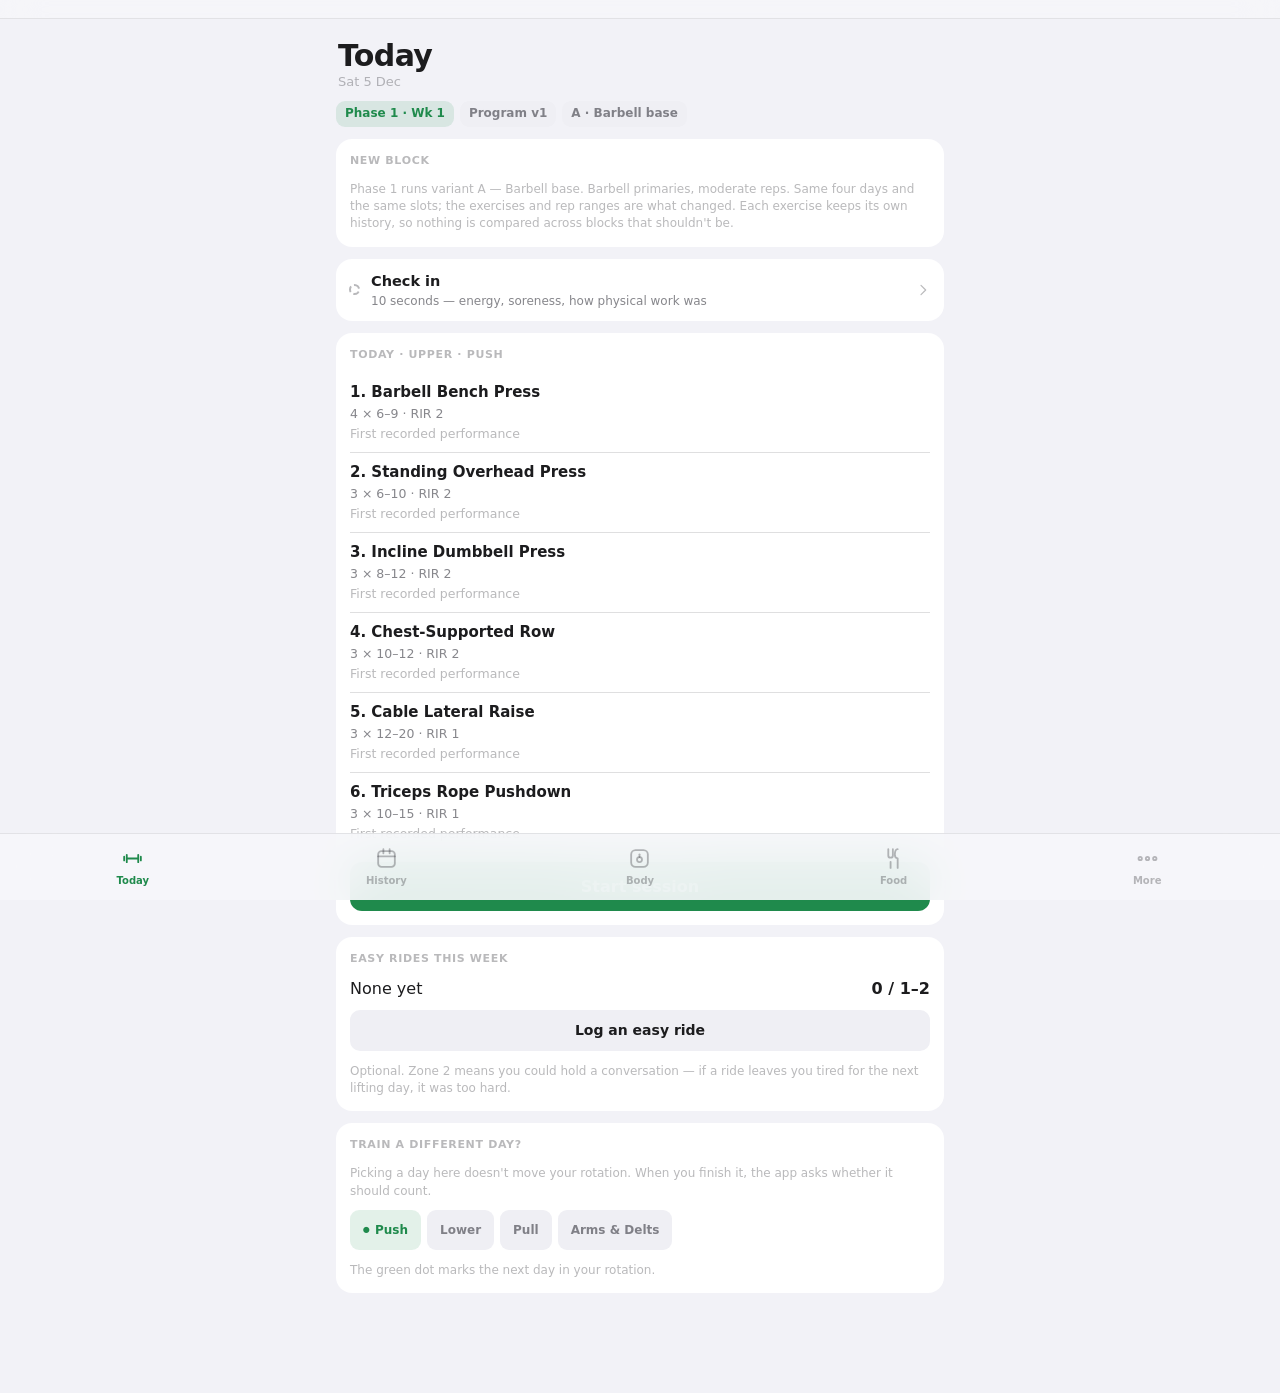
<file: index.html>
<!doctype html>
<html lang="en">
<head>
<meta charset="utf-8">
<meta name="viewport" content="width=device-width, initial-scale=1, viewport-fit=cover">
<meta name="theme-color" content="#F2F2F7" media="(prefers-color-scheme: light)">
<meta name="theme-color" content="#000000" media="(prefers-color-scheme: dark)">
<meta name="description" content="A personal training log with progressive-overload coaching. All data stays on this device.">
<meta name="apple-mobile-web-app-capable" content="yes">
<meta name="apple-mobile-web-app-title" content="Coach">
<meta name="apple-mobile-web-app-status-bar-style" content="black-translucent">
<meta name="mobile-web-app-capable" content="yes">
<title>Coach</title>
<link rel="manifest" href="manifest.webmanifest">
<link rel="apple-touch-icon" href="assets/icon-180.png">
<link rel="icon" type="image/png" sizes="64x64" href="assets/favicon-64.png">
<!-- Versioning is handled by the service worker's cache name (see sw.js),
     so these stay un-suffixed. -->
<link rel="stylesheet" href="app.css">
</head>
<body>
<div id="app"></div>
<script src="js/util.js"></script>
<script src="js/data.js"></script>
<script src="js/photos.js"></script>
<script src="js/store.js"></script>
<script src="js/model.js"></script>
<script src="js/health.js"></script>
<script src="js/ui.js"></script>
<script src="js/views.js"></script>
<script src="js/app.js"></script>
</body>
</html>
</file>
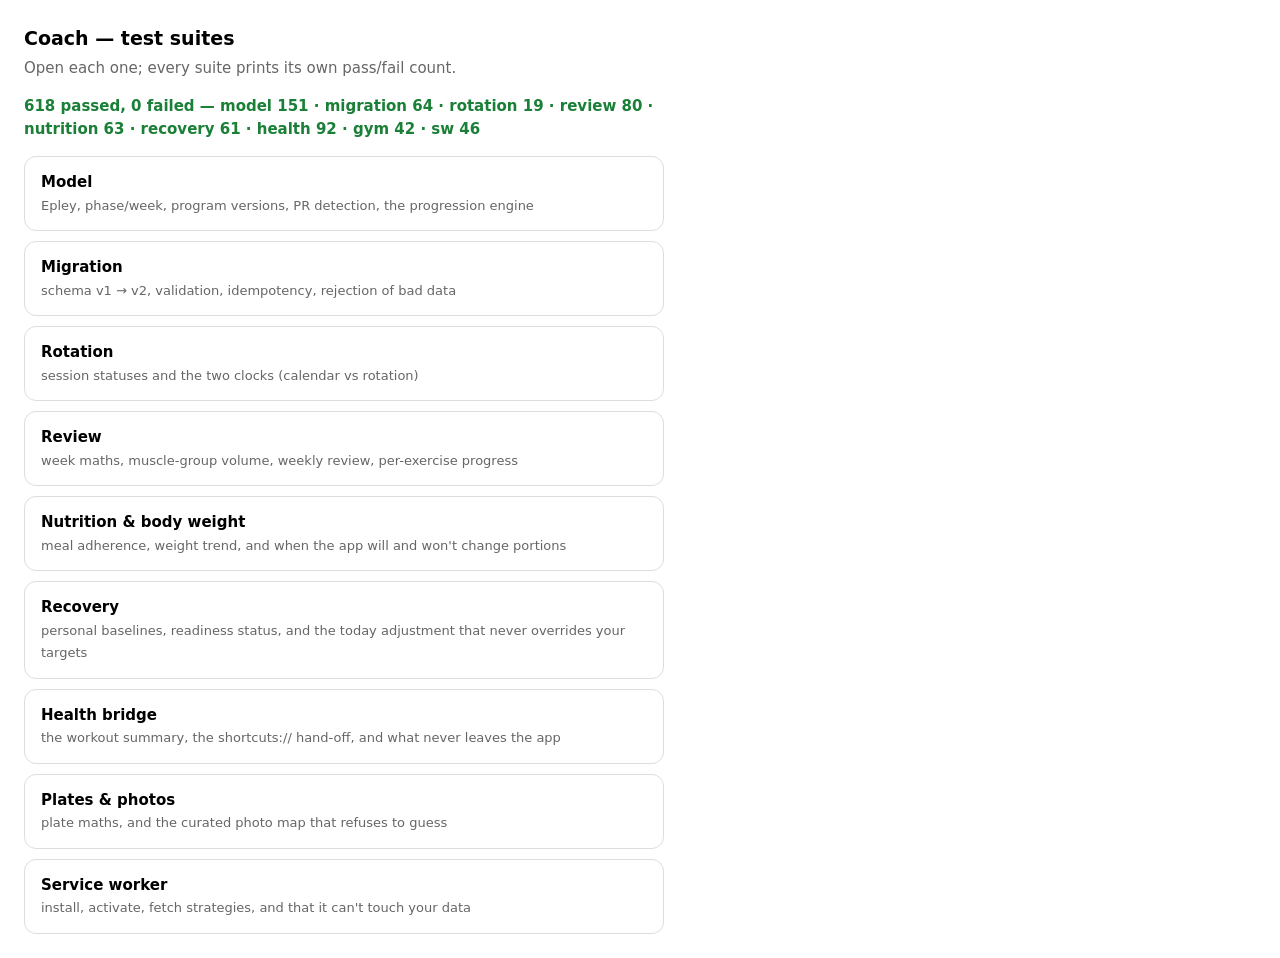
<file: tests/index.html>
<!doctype html>
<html lang="en">
<head>
<meta charset="utf-8">
<meta name="viewport" content="width=device-width, initial-scale=1">
<title>Coach — tests</title>
<style>
  body{font:15px/1.5 -apple-system,system-ui,sans-serif; margin:24px; max-width:640px}
  h1{font-size:19px; margin-bottom:4px}
  p.sub{color:#666; margin-top:0}
  ul{list-style:none; padding:0; display:flex; flex-direction:column; gap:10px}
  a{display:block; padding:14px 16px; border:1px solid #ddd; border-radius:12px;
    text-decoration:none; color:inherit; background:#fff}
  a:hover{border-color:#1a7f37}
  b{display:block; font-size:15px}
  span{color:#666; font-size:13px}
  #totals{margin:16px 0; font-weight:700}
  .ok{color:#1a7f37} .fail{color:#c4362a}
</style>
</head>
<body>
<h1>Coach — test suites</h1>
<p class="sub">Open each one; every suite prints its own pass/fail count.</p>
<div id="totals">running all suites…</div>
<ul>
  <li><a href="model.test.html"><b>Model</b><span>Epley, phase/week, program versions, PR detection, the progression engine</span></a></li>
  <li><a href="migration.test.html"><b>Migration</b><span>schema v1 → v2, validation, idempotency, rejection of bad data</span></a></li>
  <li><a href="rotation.test.html"><b>Rotation</b><span>session statuses and the two clocks (calendar vs rotation)</span></a></li>
  <li><a href="review.test.html"><b>Review</b><span>week maths, muscle-group volume, weekly review, per-exercise progress</span></a></li>
  <li><a href="nutrition.test.html"><b>Nutrition &amp; body weight</b><span>meal adherence, weight trend, and when the app will and won't change portions</span></a></li>
  <li><a href="recovery.test.html"><b>Recovery</b><span>personal baselines, readiness status, and the today adjustment that never overrides your targets</span></a></li>
  <li><a href="health.test.html"><b>Health bridge</b><span>the workout summary, the shortcuts:// hand-off, and what never leaves the app</span></a></li>
  <li><a href="gym.test.html"><b>Plates &amp; photos</b><span>plate maths, and the curated photo map that refuses to guess</span></a></li>
  <li><a href="sw.test.html"><b>Service worker</b><span>install, activate, fetch strategies, and that it can't touch your data</span></a></li>
</ul>

<script>
// Run every suite in a hidden iframe and total the results.
(function () {
  var suites = ["model", "migration", "rotation", "review", "nutrition", "recovery", "health", "gym", "sw"];
  var results = {}, done = 0;
  var totals = document.getElementById("totals");

  suites.forEach(function (name) {
    var f = document.createElement("iframe");
    f.style.cssText = "position:absolute;width:1px;height:1px;opacity:0;pointer-events:none";
    f.src = name + ".test.html?all=1";
    f.addEventListener("load", function () {
      // suites finish synchronously except sw, which awaits fetch — poll briefly
      var tries = 0;
      (function poll() {
        var el = f.contentDocument && f.contentDocument.getElementById("summary");
        var txt = el ? el.textContent : "";
        var m = txt.match(/(\d+) passed, (\d+) failed/);
        if (m) { results[name] = { pass: +m[1], fail: +m[2] }; tick(); return; }
        if (++tries > 60) { results[name] = { pass: 0, fail: -1 }; tick(); return; }
        setTimeout(poll, 100);
      })();
    });
    document.body.appendChild(f);
  });

  function tick() {
    if (++done < suites.length) return;
    var p = 0, fl = 0, parts = [];
    suites.forEach(function (n) {
      var r = results[n];
      p += r.pass; if (r.fail > 0) fl += r.fail;
      parts.push(n + " " + r.pass + (r.fail > 0 ? "/" + r.fail + " failed" : r.fail < 0 ? " (did not finish)" : ""));
    });
    totals.className = fl === 0 ? "ok" : "fail";
    totals.textContent = p + " passed, " + fl + " failed  —  " + parts.join(" · ");
  }
})();
</script>
</body>
</html>
</file>
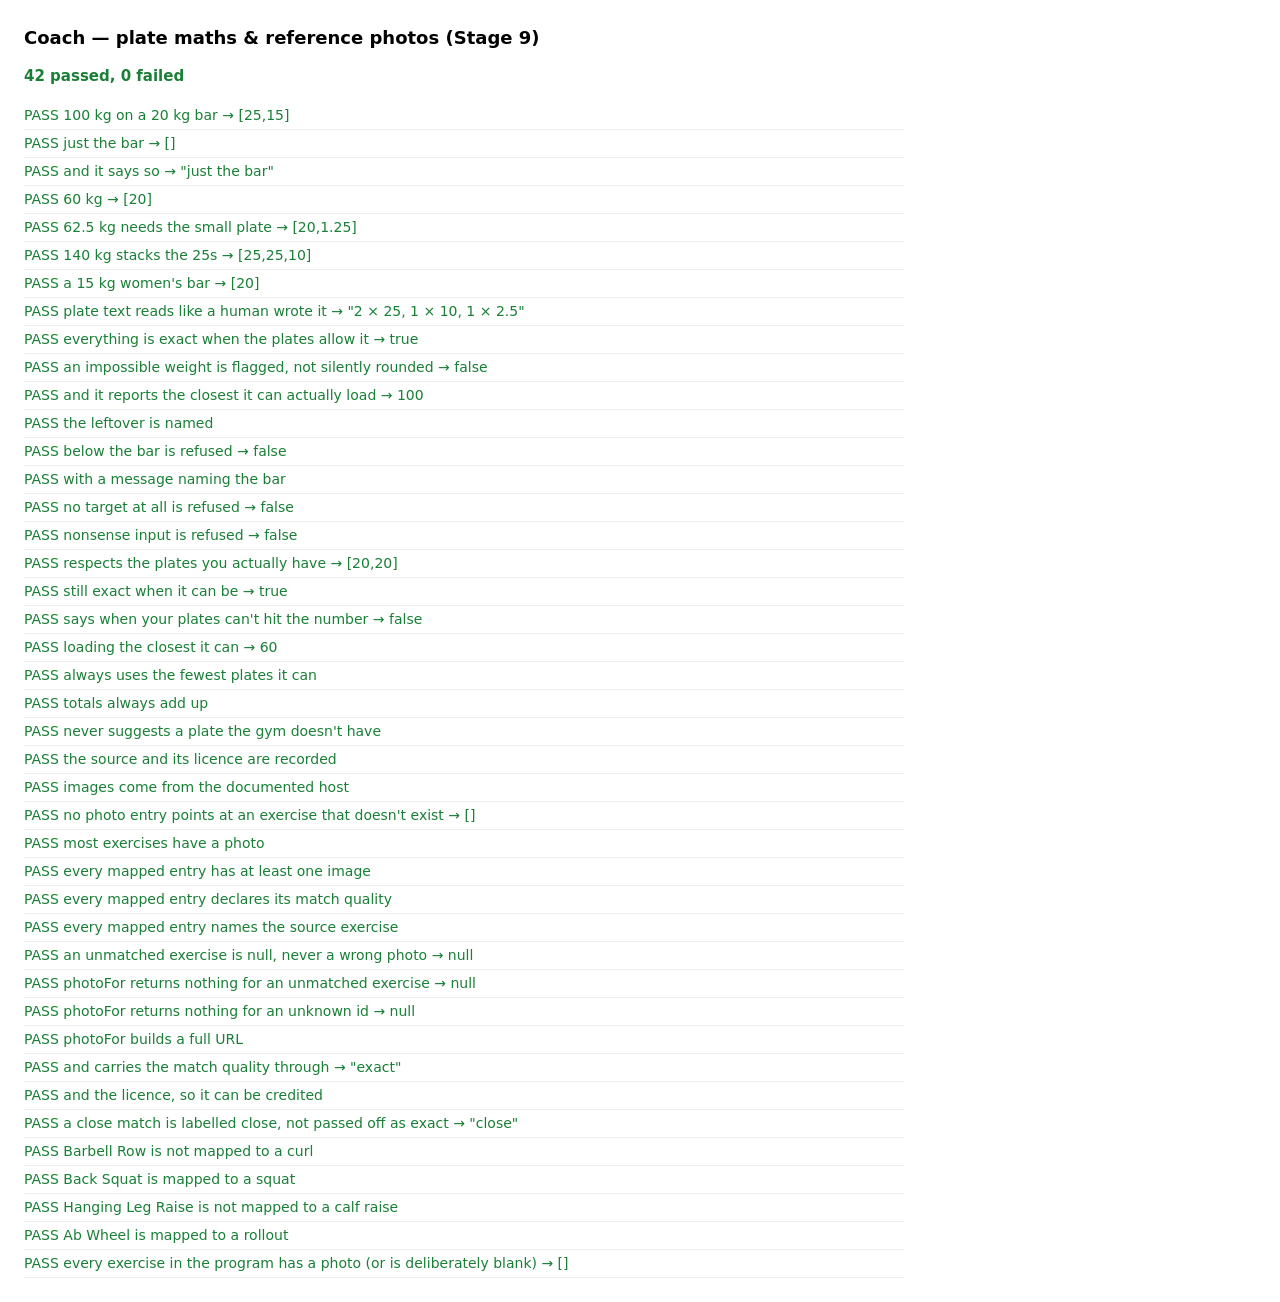
<file: tests/gym.test.html>
<!doctype html>
<html lang="en">
<head>
<meta charset="utf-8">
<title>Coach — plate maths &amp; photos</title>
<style>
  body{font:14px/1.5 -apple-system,system-ui,sans-serif; margin:24px; max-width:880px}
  h1{font-size:18px}
  .ok{color:#1a7f37} .fail{color:#c4362a; font-weight:700}
  .row{padding:3px 0; border-bottom:1px solid #eee}
  #summary{margin:14px 0; font-weight:700; font-size:15px}
</style>
</head>
<body>
<h1>Coach — plate maths &amp; reference photos (Stage 9)</h1>
<div id="summary">running…</div>
<div id="out"></div>

<script src="../js/util.js"></script>
<script src="../js/data.js"></script>
<script src="../js/photos.js"></script>
<script src="../js/model.js"></script>
<script>
(function () {
  var M = App.model, out = document.getElementById("out"), pass = 0, fail = 0;
  function ok(name, cond) {
    var d = document.createElement("div");
    d.className = "row " + (cond ? "ok" : "fail");
    d.textContent = (cond ? "PASS  " : "FAIL  ") + name;
    out.appendChild(d); cond ? pass++ : fail++;
  }
  function eq(name, a, b) { ok(name + "  → " + JSON.stringify(a), JSON.stringify(a) === JSON.stringify(b)); }

  // ---- plate maths ----
  // greedy from the heaviest down — the fewest plates, which is what you'd
  // actually load at the rack
  eq("100 kg on a 20 kg bar", M.platesFor(100, 20).perSide, [25, 15]);
  eq("just the bar", M.platesFor(20, 20).perSide, []);
  eq("   and it says so", M.plateText(M.platesFor(20, 20).perSide), "just the bar");
  eq("60 kg", M.platesFor(60, 20).perSide, [20]);
  eq("62.5 kg needs the small plate", M.platesFor(62.5, 20).perSide, [20, 1.25]);
  eq("140 kg stacks the 25s", M.platesFor(140, 20).perSide, [25, 25, 10]);
  eq("a 15 kg women's bar", M.platesFor(55, 15).perSide, [20]);
  eq("plate text reads like a human wrote it", M.plateText([25, 25, 10, 2.5]), "2 × 25, 1 × 10, 1 × 2.5");

  eq("everything is exact when the plates allow it", M.platesFor(100, 20).exact, true);
  var odd = M.platesFor(101, 20);
  eq("an impossible weight is flagged, not silently rounded", odd.exact, false);
  eq("   and it reports the closest it can actually load", odd.loadedKg, 100);
  ok("   the leftover is named", odd.leftoverKg > 0);

  var light = M.platesFor(10, 20);
  eq("below the bar is refused", light.ok, false);
  ok("   with a message naming the bar", /less than the bar/.test(light.message));
  eq("no target at all is refused", M.platesFor(null, 20).ok, false);
  eq("nonsense input is refused", M.platesFor(NaN, 20).ok, false);

  // a gym with a limited plate set
  var limited = M.platesFor(100, 20, [20, 10, 5]);
  eq("respects the plates you actually have", limited.perSide, [20, 20]);
  eq("   still exact when it can be", limited.exact, true);
  var noSmall = M.platesFor(62.5, 20, [20, 10, 5]);
  eq("says when your plates can't hit the number", noSmall.exact, false);
  eq("   loading the closest it can", noSmall.loadedKg, 60);

  ok("always uses the fewest plates it can", (function () {
    // 40 kg a side from a full rack is 25+15, never 20+15+5
    var r = M.platesFor(100, 20).perSide;
    return r.length === 2;
  })());
  ok("totals always add up", (function () {
    for (var t = 20; t <= 200; t += 2.5) {
      var r = M.platesFor(t, 20);
      if (!r.ok) return false;
      var sum = r.perSide.reduce(function (a, p) { return a + p; }, 0);
      if (Math.abs(20 + sum * 2 - (r.exact ? t : r.loadedKg)) > 0.001) return false;
    }
    return true;
  })());
  ok("never suggests a plate the gym doesn't have", (function () {
    var have = [20, 10, 5];
    for (var t = 20; t <= 200; t += 5) {
      var r = M.platesFor(t, 20, have);
      if (r.ok && r.perSide.some(function (p) { return have.indexOf(p) < 0; })) return false;
    }
    return true;
  })());

  // ---- reference photos ----
  var photos = App.EXERCISE_PHOTOS, src = App.EXERCISE_PHOTO_SOURCE;
  ok("the source and its licence are recorded", !!src.name && /public domain/i.test(src.licence));
  ok("images come from the documented host", /raw\.githubusercontent\.com/.test(src.base));

  // every mapping must point at a real Coach exercise
  var known = {};
  App.EXERCISE_SEED.forEach(function (e) { known[e.id] = 1; });
  var strays = Object.keys(photos).filter(function (k) { return !known[k]; });
  eq("no photo entry points at an exercise that doesn't exist", strays, []);

  var mapped = Object.keys(photos).filter(function (k) { return photos[k]; });
  ok("most exercises have a photo", mapped.length >= 50);
  ok("every mapped entry has at least one image", mapped.every(function (k) { return photos[k].images.length > 0; }));
  ok("every mapped entry declares its match quality",
    mapped.every(function (k) { return photos[k].match === "exact" || photos[k].match === "close"; }));
  ok("every mapped entry names the source exercise", mapped.every(function (k) { return !!photos[k].name; }));

  eq("an unmatched exercise is null, never a wrong photo", photos["nordic-curl"], null);
  eq("photoFor returns nothing for an unmatched exercise", M.photoFor("nordic-curl"), null);
  eq("photoFor returns nothing for an unknown id", M.photoFor("not-a-real-exercise"), null);

  var bench = M.photoFor("bb-bench");
  ok("photoFor builds a full URL", /^https:\/\/raw\.githubusercontent\.com\/.+\.jpg$/.test(bench.urls[0]));
  eq("   and carries the match quality through", bench.match, "exact");
  ok("   and the licence, so it can be credited", /public domain/i.test(bench.licence));
  eq("a close match is labelled close, not passed off as exact", M.photoFor("lat-pulldown").match, "close");

  // the thing that makes fuzzy matching dangerous
  ok("Barbell Row is not mapped to a curl", !/curl/i.test(M.photoFor("bb-row").sourceName));
  ok("Back Squat is mapped to a squat", /squat/i.test(M.photoFor("back-squat").sourceName));
  ok("Hanging Leg Raise is not mapped to a calf raise", !/calf/i.test(M.photoFor("hanging-leg-raise").sourceName));
  ok("Ab Wheel is mapped to a rollout", /rollout/i.test(M.photoFor("ab-wheel").sourceName));

  // every exercise in the seeded program should have something to show
  var slotIds = {};
  App.PROGRAM_SEED.days.forEach(function (d) {
    d.slots.forEach(function (s) { s.allowedExerciseIds.forEach(function (id) { slotIds[id] = 1; }); });
  });
  var programMissing = Object.keys(slotIds).filter(function (id) { return !M.photoFor(id); });
  eq("every exercise in the program has a photo (or is deliberately blank)",
    programMissing.filter(function (id) { return photos[id] !== null; }), []);

  document.getElementById("summary").innerHTML =
    (fail === 0 ? '<span class="ok">' : '<span class="fail">') + pass + " passed, " + fail + " failed</span>";
})();
</script>
</body>
</html>
</file>
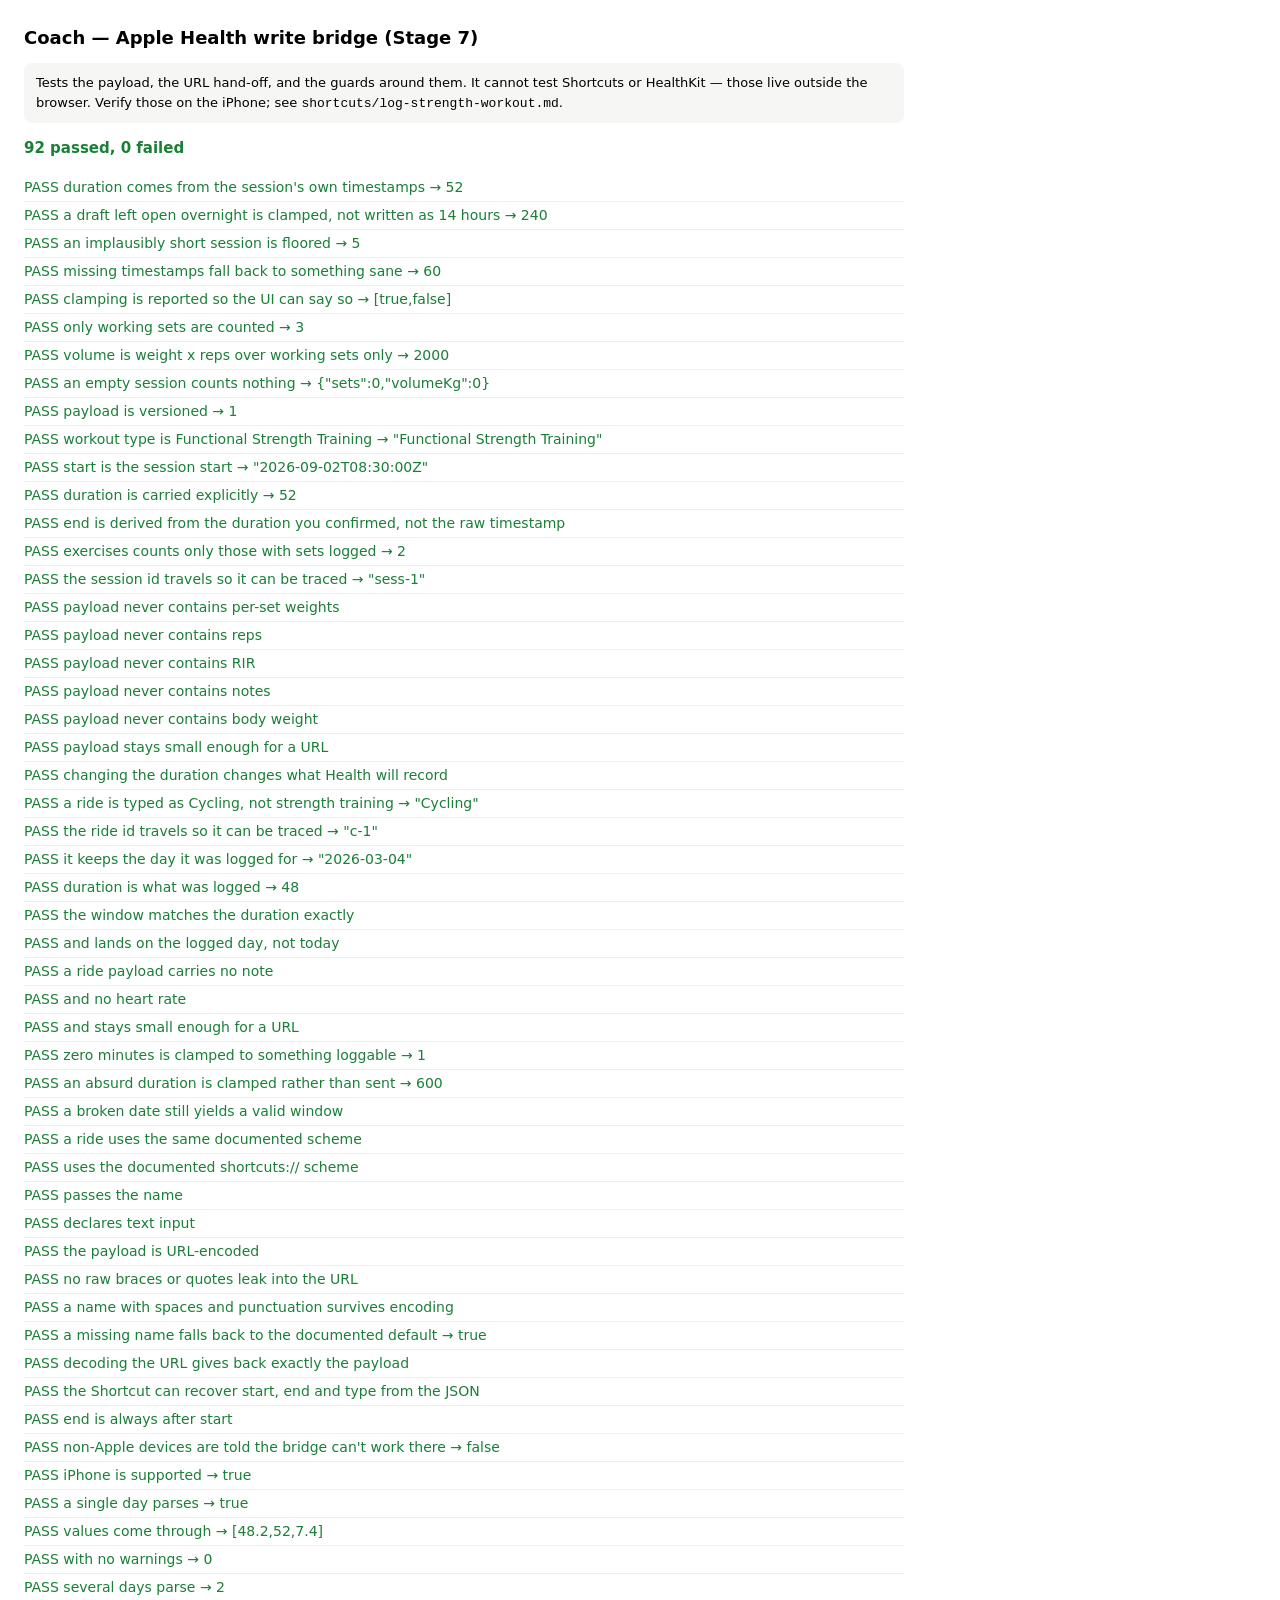
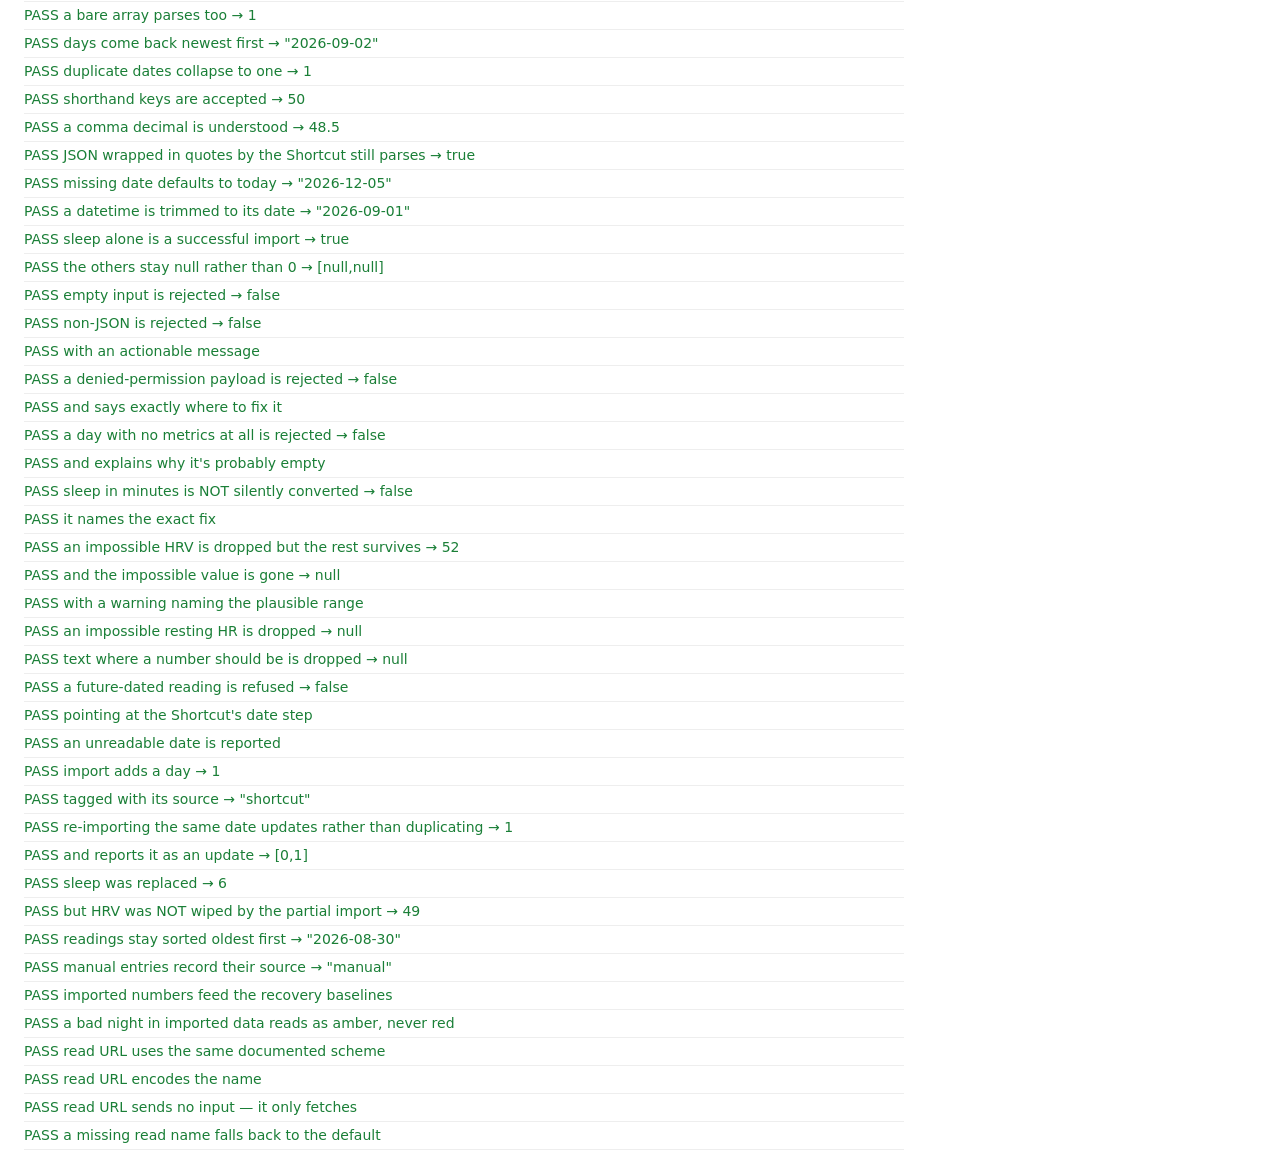
<file: tests/health.test.html>
<!doctype html>
<html lang="en">
<head>
<meta charset="utf-8">
<title>Coach — Health bridge tests</title>
<style>
  body{font:14px/1.5 -apple-system,system-ui,sans-serif; margin:24px; max-width:880px}
  h1{font-size:18px}
  .ok{color:#1a7f37} .fail{color:#c4362a; font-weight:700}
  .row{padding:3px 0; border-bottom:1px solid #eee}
  #summary{margin:14px 0; font-weight:700; font-size:15px}
  .note{background:#f6f6f4; padding:10px 12px; border-radius:8px; font-size:13px; margin:12px 0}
</style>
</head>
<body>
<h1>Coach — Apple Health write bridge (Stage 7)</h1>
<p class="note">Tests the payload, the URL hand-off, and the guards around them.
It cannot test Shortcuts or HealthKit — those live outside the browser. Verify
those on the iPhone; see <code>shortcuts/log-strength-workout.md</code>.</p>
<div id="summary">running…</div>
<div id="out"></div>

<script src="../js/util.js"></script>
<script src="../js/data.js"></script>
<script src="../js/model.js"></script>
<script src="../js/health.js"></script>
<script>
(function () {
  var H = App.health, M = App.model, out = document.getElementById("out"), pass = 0, fail = 0;
  function ok(name, cond) {
    var d = document.createElement("div");
    d.className = "row " + (cond ? "ok" : "fail");
    d.textContent = (cond ? "PASS  " : "FAIL  ") + name;
    out.appendChild(d); cond ? pass++ : fail++;
  }
  function eq(name, a, b) { ok(name + "  → " + JSON.stringify(a), JSON.stringify(a) === JSON.stringify(b)); }

  function S(w, r, type) {
    return { id: "s", order: 0, type: type || "working", weightKg: w, reps: r, rir: 2,
      e1rm: M.epley(w, r), prFlags: [] };
  }
  function session(startedAt, endedAt, entries) {
    return { id: "sess-1", dayName: "Upper · Push", date: "2026-09-02",
      startedAt: startedAt, endedAt: endedAt, status: "completed", entries: entries || [] };
  }
  var st = { settings: { healthWriteShortcutName: "Log Strength Workout" }, sessions: [], exercises: App.EXERCISE_SEED };

  // ---- duration ----
  eq("duration comes from the session's own timestamps",
    H.suggestedMinutes(session("2026-09-02T08:30:00Z", "2026-09-02T09:22:00Z")), 52);
  eq("a draft left open overnight is clamped, not written as 14 hours",
    H.suggestedMinutes(session("2026-09-02T08:00:00Z", "2026-09-03T02:00:00Z")), H.MAX_MINUTES);
  eq("an implausibly short session is floored",
    H.suggestedMinutes(session("2026-09-02T08:00:00Z", "2026-09-02T08:00:30Z")), H.MIN_MINUTES);
  eq("missing timestamps fall back to something sane",
    H.suggestedMinutes(session("2026-09-02T08:00:00Z", null)), 60);
  eq("clamping is reported so the UI can say so",
    [H.wasClamped(session("2026-09-02T08:00:00Z", "2026-09-03T02:00:00Z")),
     H.wasClamped(session("2026-09-02T08:30:00Z", "2026-09-02T09:22:00Z"))], [true, false]);

  // ---- what gets counted ----
  var withSets = session("2026-09-02T08:30:00Z", "2026-09-02T09:22:00Z", [
    { sets: [S(60, 5, "warmup"), S(100, 8), S(100, 8)] },
    { sets: [S(40, 10), S(20, 15, "drop")] }
  ]);
  eq("only working sets are counted", H.workingSetsOf(withSets).sets, 3);
  eq("volume is weight x reps over working sets only", H.workingSetsOf(withSets).volumeKg, 100 * 8 + 100 * 8 + 40 * 10);
  eq("an empty session counts nothing", H.workingSetsOf(session("a", "b", [])), { sets: 0, volumeKg: 0 });

  // ---- payload ----
  var p = H.payload(st, withSets, 52);
  eq("payload is versioned", p.v, 1);
  eq("workout type is Functional Strength Training", p.type, "Functional Strength Training");
  eq("start is the session start", p.start, "2026-09-02T08:30:00Z");
  eq("duration is carried explicitly", p.durationMin, 52);
  ok("end is derived from the duration you confirmed, not the raw timestamp",
    new Date(p.end) - new Date(p.start) === 52 * 60000);
  eq("exercises counts only those with sets logged", p.exercises, 2);
  eq("the session id travels so it can be traced", p.sessionId, "sess-1");

  // the privacy guarantee: a summary, never the training detail
  var text = H.payloadText(p);
  ok("payload never contains per-set weights", text.indexOf('"weightKg"') < 0);
  ok("payload never contains reps", text.indexOf('"reps"') < 0);
  ok("payload never contains RIR", text.toLowerCase().indexOf('"rir"') < 0);
  ok("payload never contains notes", text.indexOf('"note"') < 0);
  ok("payload never contains body weight", text.indexOf('"bodyweight"') < 0 && text.indexOf('"kg"') < 0);
  ok("payload stays small enough for a URL", text.length < 400);

  // a shorter duration must move the end, not just the label
  var pShort = H.payload(st, withSets, 30);
  ok("changing the duration changes what Health will record",
    new Date(pShort.end) - new Date(pShort.start) === 30 * 60000);

  // ---- an easy ride ----
  // Health has a real type for cycling; logging a ride as strength training
  // would put it in the wrong place in Fitness and make the numbers junk.
  (function () {
    var ride = { id: "c-1", date: "2026-03-04", kind: "bike", minutes: 48,
      avgHrBpm: 131, effort: "easy", note: "river loop" };
    var cp = H.cardioPayload(ride);

    eq("a ride is typed as Cycling, not strength training", cp.type, "Cycling");
    eq("the ride id travels so it can be traced", cp.cardioId, "c-1");
    eq("it keeps the day it was logged for", cp.date, "2026-03-04");
    eq("duration is what was logged", cp.durationMin, 48);
    ok("the window matches the duration exactly",
      new Date(cp.end) - new Date(cp.start) === 48 * 60000);
    ok("and lands on the logged day, not today",
      cp.start.indexOf("2026-03-04") === 0 || cp.end.indexOf("2026-03-04") === 0);

    // the same privacy line as a lifting session
    var ct = H.payloadText(cp);
    ok("a ride payload carries no note", ct.indexOf("river loop") < 0);
    ok("and no heart rate", ct.indexOf("131") < 0 && ct.toLowerCase().indexOf("hr") < 0);
    ok("and stays small enough for a URL", ct.length < 400);

    // garbage in must not become a garbage workout in Health
    eq("zero minutes is clamped to something loggable",
      H.cardioPayload({ id: "c", date: "2026-03-04", minutes: 0 }).durationMin, 1);
    eq("an absurd duration is clamped rather than sent",
      H.cardioPayload({ id: "c", date: "2026-03-04", minutes: 99999 }).durationMin, 600);
    ok("a broken date still yields a valid window", (function () {
      var bad = H.cardioPayload({ id: "c", date: "not-a-date", minutes: 30 });
      return !isNaN(new Date(bad.start).getTime()) && !isNaN(new Date(bad.end).getTime());
    })());

    var curl = H.shortcutURL("Log Strength Workout", cp);
    ok("a ride uses the same documented scheme", curl.indexOf("shortcuts://run-shortcut?") === 0);
  })();

  // ---- URL ----
  var url = H.shortcutURL("Log Strength Workout", p);
  ok("uses the documented shortcuts:// scheme", url.indexOf("shortcuts://run-shortcut?") === 0);
  ok("passes the name", url.indexOf("name=Log%20Strength%20Workout") > -1);
  ok("declares text input", url.indexOf("input=text") > -1);
  ok("the payload is URL-encoded", url.indexOf("text=%7B%22v%22%3A1") > -1);
  ok("no raw braces or quotes leak into the URL",
    url.indexOf("{") < 0 && url.indexOf('"') < 0 && url.indexOf(" ") < 0);
  ok("a name with spaces and punctuation survives encoding", (function () {
    var u = H.shortcutURL("João's Log & Save", p);
    return u.indexOf("Jo%C3%A3o's%20Log%20%26%20Save") > -1 || u.indexOf("Jo%C3%A3o%27s%20Log%20%26%20Save") > -1;
  })());
  eq("a missing name falls back to the documented default",
    H.shortcutURL(null, p).indexOf("name=Log%20Strength%20Workout") > -1, true);
  ok("decoding the URL gives back exactly the payload", (function () {
    var enc = url.split("&text=")[1];
    return JSON.stringify(JSON.parse(decodeURIComponent(enc))) === JSON.stringify(p);
  })());

  // ---- round trip through what the Shortcut will actually read ----
  ok("the Shortcut can recover start, end and type from the JSON", (function () {
    var got = JSON.parse(decodeURIComponent(url.split("&text=")[1]));
    return got.start === p.start && got.end === p.end && got.type === "Functional Strength Training" &&
      !isNaN(new Date(got.start).getTime()) && !isNaN(new Date(got.end).getTime());
  })());
  ok("end is always after start", new Date(p.end) > new Date(p.start));

  // ---- platform guard ----
  App.env = { isIOS: function () { return false; } };
  eq("non-Apple devices are told the bridge can't work there", H.isSupported(), false);
  App.env = { isIOS: function () { return true; } };
  eq("iPhone is supported", H.isSupported(), true);

  // ================= Stage 8: the read path =================
  function parse(x) { return H.parseReadPayload(typeof x === "string" ? x : JSON.stringify(x)); }
  var TODAY = M.perthTodayISO();

  // ---- happy paths ----
  var one = parse({ v: 1, date: TODAY, hrvMs: 48.2, restingHrBpm: 52, sleepHours: 7.4 });
  eq("a single day parses", one.ok, true);
  eq("   values come through", [one.days[0].hrvMs, one.days[0].restingHrBpm, one.days[0].sleepHours], [48.2, 52, 7.4]);
  eq("   with no warnings", one.warnings.length, 0);
  eq("several days parse", parse({ v: 1, days: [
    { date: "2026-09-01", hrvMs: 49 }, { date: "2026-09-02", hrvMs: 44 }] }).days.length, 2);
  eq("a bare array parses too", parse([{ date: "2026-09-01", hrvMs: 49 }]).days.length, 1);
  eq("days come back newest first", parse({ days: [
    { date: "2026-09-01", hrvMs: 49 }, { date: "2026-09-02", hrvMs: 44 }] }).days[0].date, "2026-09-02");
  eq("duplicate dates collapse to one", parse({ days: [
    { date: "2026-09-01", hrvMs: 49 }, { date: "2026-09-01", hrvMs: 44 }] }).days.length, 1);
  eq("shorthand keys are accepted", parse({ date: TODAY, hrv: 50, restingHr: 51, sleep: 7 }).days[0].hrvMs, 50);
  eq("a comma decimal is understood", parse({ date: TODAY, hrvMs: "48,5" }).days[0].hrvMs, 48.5);
  eq("JSON wrapped in quotes by the Shortcut still parses",
    H.parseReadPayload('"' + JSON.stringify({ date: TODAY, hrvMs: 48 }).replace(/"/g, '\\"') + '"').ok, true);
  eq("missing date defaults to today", parse({ hrvMs: 48 }).days[0].date, TODAY);
  eq("a datetime is trimmed to its date", parse({ date: "2026-09-01T22:14:00Z", hrvMs: 48 }).days[0].date, "2026-09-01");

  // ---- partial data is still worth having ----
  var partial = parse({ date: TODAY, sleepHours: 6.5 });
  eq("sleep alone is a successful import", partial.ok, true);
  eq("   the others stay null rather than 0", [partial.days[0].hrvMs, partial.days[0].restingHrBpm], [null, null]);

  // ---- garbage in ----
  eq("empty input is rejected", parse("").ok, false);
  eq("non-JSON is rejected", H.parseReadPayload("hello there").ok, false);
  ok("   with an actionable message", /valid JSON/.test(H.parseReadPayload("hello").fatal));
  var denied = parse({ v: 1, error: "denied" });
  eq("a denied-permission payload is rejected", denied.ok, false);
  ok("   and says exactly where to fix it", /Health → Sharing/.test(denied.fatal));
  var emptyDay = parse({ v: 1, date: TODAY });
  eq("a day with no metrics at all is rejected", emptyDay.ok, false);
  ok("   and explains why it's probably empty", /no data for that day|permission/.test(emptyDay.fatal));

  // ---- unit and sanity guards ----
  var mins = parse({ date: TODAY, sleepHours: 444 });
  eq("sleep in minutes is NOT silently converted", mins.ok, false);
  ok("   it names the exact fix", /looks like minutes/.test(mins.warnings[0]) && /Divide by 60/.test(mins.warnings[0]));
  var wildHrv = parse({ date: TODAY, hrvMs: 2000, restingHrBpm: 52 });
  eq("an impossible HRV is dropped but the rest survives", wildHrv.days[0].restingHrBpm, 52);
  eq("   and the impossible value is gone", wildHrv.days[0].hrvMs, null);
  ok("   with a warning naming the plausible range", /outside anything plausible/.test(wildHrv.warnings[0]));
  eq("an impossible resting HR is dropped", parse({ date: TODAY, restingHrBpm: 250, hrvMs: 48 }).days[0].restingHrBpm, null);
  eq("text where a number should be is dropped", parse({ date: TODAY, hrvMs: "abc", sleepHours: 7 }).days[0].hrvMs, null);
  var future = parse({ date: M.addDays(TODAY, 3), hrvMs: 48 });
  eq("a future-dated reading is refused", future.ok, false);
  ok("   pointing at the Shortcut's date step", /future/.test(future.warnings[0]));
  ok("an unreadable date is reported", /YYYY-MM-DD/.test(parse({ date: "yesterday-ish", hrvMs: 48 }).warnings.join(" ")));

  // ---- merging into state ----
  var stateA = { recoveryReadings: [] };
  H.applyReadings(stateA, parse({ date: "2026-09-01", hrvMs: 49, restingHrBpm: 51, sleepHours: 7.2 }).days, "shortcut");
  eq("import adds a day", stateA.recoveryReadings.length, 1);
  eq("   tagged with its source", stateA.recoveryReadings[0].source, "shortcut");
  var counts = H.applyReadings(stateA, parse({ date: "2026-09-01", sleepHours: 6.0 }).days, "shortcut");
  eq("re-importing the same date updates rather than duplicating", stateA.recoveryReadings.length, 1);
  eq("   and reports it as an update", [counts.added, counts.updated], [0, 1]);
  eq("   sleep was replaced", stateA.recoveryReadings[0].sleepHours, 6);
  eq("   but HRV was NOT wiped by the partial import", stateA.recoveryReadings[0].hrvMs, 49);
  H.applyReadings(stateA, parse({ date: "2026-08-30", hrvMs: 47 }).days, "manual");
  eq("readings stay sorted oldest first", stateA.recoveryReadings[0].date, "2026-08-30");
  eq("manual entries record their source", stateA.recoveryReadings[0].source, "manual");

  // ---- imported readings actually reach the baselines ----
  ok("imported numbers feed the recovery baselines", (function () {
    var st2 = { settings: {}, recoveryReadings: [], readinessCheckins: [] };
    var days = [];
    for (var i = 12; i >= 1; i--) days.push({ date: M.addDays(TODAY, -i), hrvMs: 50, restingHrBpm: 51, sleepHours: 7.5 });
    H.applyReadings(st2, parse({ days: days }).days, "shortcut");
    var b = M.recoveryBaselines(st2, TODAY);
    return b.hrvMs.n === 12 && b.hrvMs.median === 50;
  })());
  ok("a bad night in imported data reads as amber, never red", (function () {
    var st3 = { settings: {}, recoveryReadings: [], readinessCheckins: [] };
    var days = [];
    for (var i = 12; i >= 1; i--) days.push({ date: M.addDays(TODAY, -i), hrvMs: 50, restingHrBpm: 51, sleepHours: 7.5 });
    days.push({ date: TODAY, hrvMs: 20, restingHrBpm: 68, sleepHours: 4 });
    H.applyReadings(st3, parse({ days: days }).days, "shortcut");
    return M.readiness(st3, TODAY).status === "amber";
  })());

  // ---- the read URL ----
  var rurl = H.readShortcutURL("Read Recovery");
  ok("read URL uses the same documented scheme", rurl.indexOf("shortcuts://run-shortcut?name=") === 0);
  ok("read URL encodes the name", rurl.indexOf("Read%20Recovery") > -1);
  ok("read URL sends no input — it only fetches", rurl.indexOf("text=") < 0);
  ok("a missing read name falls back to the default", H.readShortcutURL(null).indexOf("Read%20Recovery") > -1);

  document.getElementById("summary").innerHTML =
    (fail === 0 ? '<span class="ok">' : '<span class="fail">') + pass + " passed, " + fail + " failed</span>";
})();
</script>
</body>
</html>
</file>
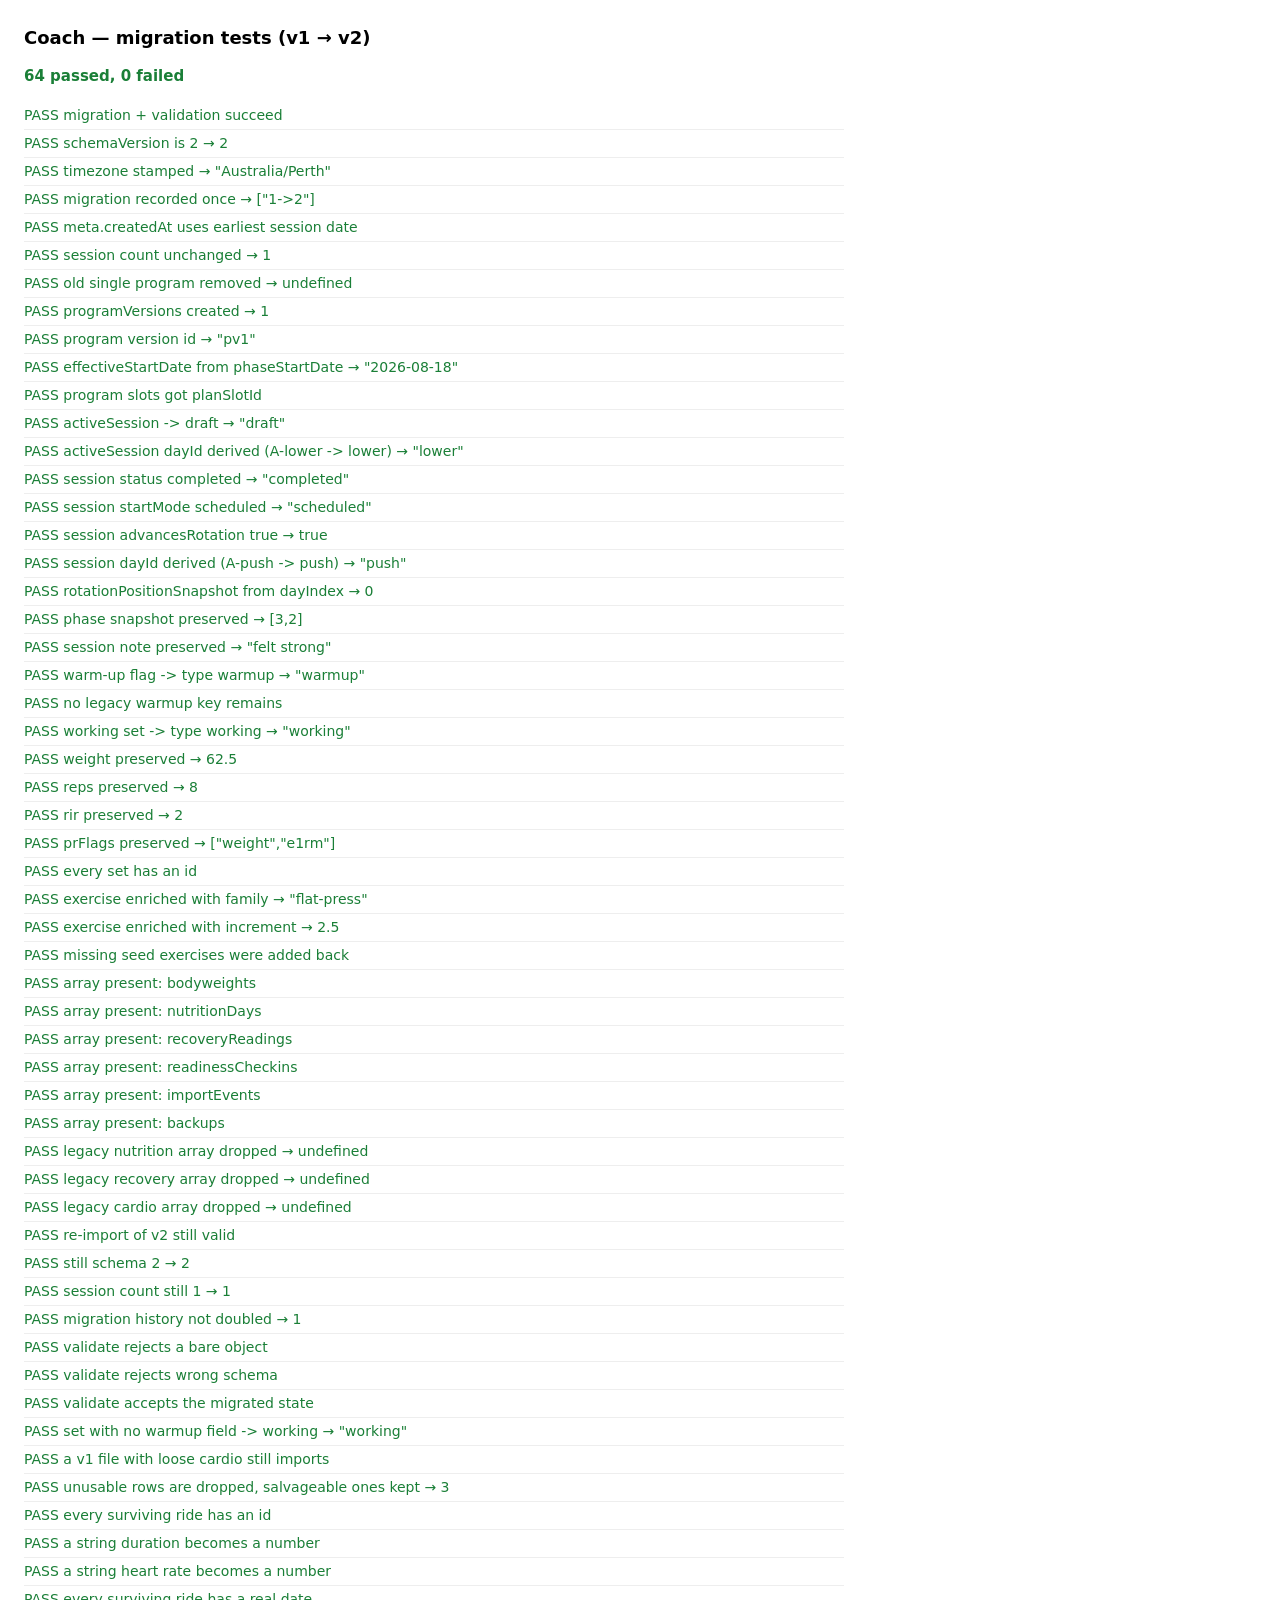
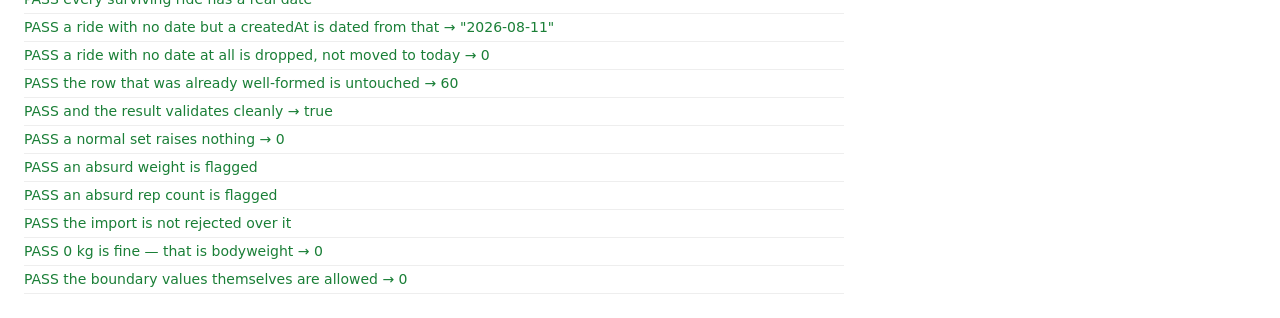
<file: tests/migration.test.html>
<!doctype html>
<html lang="en">
<head>
<meta charset="utf-8">
<title>Coach — migration tests</title>
<style>
  body{font:14px/1.5 -apple-system,system-ui,sans-serif; margin:24px; max-width:820px}
  h1{font-size:18px}
  .ok{color:#1a7f37} .fail{color:#c4362a; font-weight:700}
  .row{padding:3px 0; border-bottom:1px solid #eee}
  #summary{margin:14px 0; font-weight:700; font-size:15px}
</style>
</head>
<body>
<h1>Coach — migration tests (v1 → v2)</h1>
<div id="summary">running…</div>
<div id="out"></div>

<script src="../js/util.js"></script>
<script src="../js/data.js"></script>
<script src="../js/store.js"></script>
<script src="../js/model.js"></script>
<script>
(function () {
  var out = document.getElementById("out"), pass = 0, fail = 0;
  function ok(name, cond) {
    var d = document.createElement("div");
    d.className = "row " + (cond ? "ok" : "fail");
    d.textContent = (cond ? "PASS  " : "FAIL  ") + name;
    out.appendChild(d);
    cond ? pass++ : fail++;
  }
  function eq(name, a, b) { ok(name + "  → " + JSON.stringify(a), JSON.stringify(a) === JSON.stringify(b)); }

  // A realistic Stage-1 (schema 1) payload.
  var v1 = {
    schemaVersion: 1,
    settings: { units: "kg", phaseStartDate: "2026-08-18", phaseLengthWeeks: 6, blockPhases: 3,
      kcalTarget: 3450, proteinTarget: 200, bwTrendTargetKgPerWeek: 0.25, theme: "dark",
      healthShortcutName: "Log Strength Workout" },
    rotationIndex: 2,
    exercises: [
      { id: "bb-bench", name: "Barbell Bench Press", muscleGroup: "chest", equipment: "barbell" },
      { id: "back-squat", name: "Back Squat", muscleGroup: "legs", equipment: "barbell" }
    ],
    program: { name: "Upper-emphasis block", daysPerWeek: 4, rotateOn: "phase",
      variants: [{ label: "A", days: [{ id: "A-push", name: "Upper · Push", focusTags: ["chest"],
        slots: [{ exerciseId: "bb-bench", altIds: ["db-bench"], sets: 4, repLow: 6, repHigh: 9, rir: 2 }] }] }] },
    activeSession: {
      id: "s-active", date: "2026-09-01", startedAt: "2026-09-01T08:30:00Z", endedAt: null,
      variantLabel: "A", dayTemplateId: "A-lower", dayName: "Lower", dayIndex: 1, phase: 3, week: 3,
      bodyweightAtSession: null, notes: "", healthLogged: false,
      entries: [{ id: "e1", slotId: "A-lower:0", prescribedExerciseId: "back-squat", exerciseId: "back-squat",
        altIds: ["hack-squat"], slot: { sets: 4, repLow: 6, repHigh: 10, rir: 2, note: "" }, wasSwapped: false, order: 0,
        sets: [{ weightKg: 100, reps: 5, rir: 2, warmup: false, e1rm: 116.67, prFlags: [] }] }]
    },
    sessions: [{
      id: "s1", date: "2026-08-25", startedAt: "2026-08-25T16:30:00Z", endedAt: "2026-08-25T17:20:00Z",
      variantLabel: "A", dayTemplateId: "A-push", dayName: "Upper · Push", dayIndex: 0, phase: 3, week: 2,
      bodyweightAtSession: null, notes: "felt strong", healthLogged: false,
      entries: [{ id: "e1", slotId: "A-push:0", prescribedExerciseId: "bb-bench", exerciseId: "bb-bench",
        altIds: ["db-bench"], slot: { sets: 4, repLow: 6, repHigh: 9, rir: 2, note: "" }, wasSwapped: false, order: 0,
        sets: [
          { weightKg: 40, reps: 5, rir: 4, warmup: true, e1rm: 46.67, prFlags: [] },
          { weightKg: 62.5, reps: 8, rir: 2, warmup: false, e1rm: 79.17, prFlags: ["weight", "e1rm"] },
          { weightKg: 62.5, reps: 7, rir: 1, warmup: false, e1rm: 77.08, prFlags: [] }
        ] }]
    }],
    bodyweights: [], recovery: [], nutrition: [], cardio: []
  };

  // inspectImport runs the real v1->v2 migration + validation without touching localStorage.
  var res = App.store.inspectImport(JSON.stringify(v1));
  ok("migration + validation succeed", res.ok === true);
  if (!res.ok) { finish(); return; }
  var p = res.parsed;

  eq("schemaVersion is 2", p.schemaVersion, 2);
  eq("timezone stamped", p.meta.timezone, "Australia/Perth");
  eq("migration recorded once", (p.meta.migrationHistory || []).map(function (m) { return m.from + "->" + m.to; }), ["1->2"]);
  ok("meta.createdAt uses earliest session date", p.meta.createdAt === "2026-08-25" || /^2026-/.test(p.meta.createdAt));

  eq("session count unchanged", p.sessions.length, 1);
  eq("old single program removed", p.program, undefined);
  eq("programVersions created", p.programVersions.length, 1);
  eq("program version id", p.programVersions[0].id, "pv1");
  eq("effectiveStartDate from phaseStartDate", p.programVersions[0].effectiveStartDate, "2026-08-18");
  ok("program slots got planSlotId", p.programVersions[0].days.every(function (d) { return d.slots.every(function (s) { return !!s.planSlotId; }); }));

  eq("activeSession -> draft", p.activeSession.status, "draft");
  eq("activeSession dayId derived (A-lower -> lower)", p.activeSession.dayId, "lower");

  var s = p.sessions[0];
  eq("session status completed", s.status, "completed");
  eq("session startMode scheduled", s.startMode, "scheduled");
  eq("session advancesRotation true", s.advancesRotation, true);
  eq("session dayId derived (A-push -> push)", s.dayId, "push");
  eq("rotationPositionSnapshot from dayIndex", s.rotationPositionSnapshot, 0);
  eq("phase snapshot preserved", [s.phase, s.week], [3, 2]);
  eq("session note preserved", s.notes, "felt strong");

  var sets = s.entries[0].sets;
  eq("warm-up flag -> type warmup", sets[0].type, "warmup");
  ok("no legacy warmup key remains", !("warmup" in sets[0]));
  eq("working set -> type working", sets[1].type, "working");
  eq("weight preserved", sets[1].weightKg, 62.5);
  eq("reps preserved", sets[1].reps, 8);
  eq("rir preserved", sets[1].rir, 2);
  eq("prFlags preserved", sets[1].prFlags, ["weight", "e1rm"]);
  ok("every set has an id", sets.every(function (x) { return !!x.id; }));

  var bench = p.exercises.filter(function (e) { return e.id === "bb-bench"; })[0];
  eq("exercise enriched with family", bench.movementFamilyId, "flat-press");
  eq("exercise enriched with increment", bench.defaultLoadIncrementKg, 2.5);
  ok("missing seed exercises were added back", p.exercises.length >= App.EXERCISE_SEED.length);

  ["bodyweights", "nutritionDays", "recoveryReadings", "readinessCheckins", "importEvents", "backups"]
    .forEach(function (k) { ok("array present: " + k, Array.isArray(p[k])); });
  eq("legacy nutrition array dropped", p.nutrition, undefined);
  eq("legacy recovery array dropped", p.recovery, undefined);
  eq("legacy cardio array dropped", p.cardio, undefined);

  // idempotency: migrating the already-v2 result changes nothing structural
  var res2 = App.store.inspectImport(JSON.stringify(p));
  ok("re-import of v2 still valid", res2.ok === true);
  eq("still schema 2", res2.parsed.schemaVersion, 2);
  eq("session count still 1", res2.parsed.sessions.length, 1);
  eq("migration history not doubled", (res2.parsed.meta.migrationHistory || []).length, 1);

  // validation rejects junk
  ok("validate rejects a bare object", App.store.validate({ schemaVersion: 2 }).ok === false);
  ok("validate rejects wrong schema", App.store.validate(Object.assign({}, p, { schemaVersion: 1 })).ok === false);
  ok("validate accepts the migrated state", App.store.validate(p).ok === true);

  // a set with no warmup field at all still becomes 'working'
  var v1b = JSON.parse(JSON.stringify(v1));
  delete v1b.sessions[0].entries[0].sets[1].warmup;
  eq("set with no warmup field -> working", App.store.inspectImport(JSON.stringify(v1b)).parsed.sessions[0].entries[0].sets[1].type, "working");

  finish();
  function finish() {
    // --- v1 cardio rows survive the migration ---
  // v1 kept a loose `cardio` list that predates the shape. Carrying it across
  // raw made a missing id or a string duration a fatal validation error, which
  // refused the whole import -- a regression introduced by adding the checks.
  (function () {
    var v1 = {
      schemaVersion: 1, settings: { phaseStartDate: "2026-08-01" },
      exercises: App.EXERCISE_SEED.map(function (e) { return { id: e.id, name: e.name }; }),
      sessions: [], bodyweights: [],
      cardio: [
        { minutes: "45", date: "2026-08-10" },                       // string duration, no id
        { minutes: 30, createdAt: "2026-08-11T09:00:00Z" },          // no date, but datable
        { minutes: 25 },                                             // no date at all
        { minutes: 0 },                                              // unusable
        null,                                                        // junk
        { id: "keep", minutes: 60, date: "2026-08-12", avgHrBpm: "128", note: "loop" }
      ]
    };
    var insp = App.store.inspectImport(JSON.stringify(v1));
    ok("a v1 file with loose cardio still imports", insp.ok === true);
    if (insp.ok) {
      var rides = insp.parsed.cardioSessions;
      eq("unusable rows are dropped, salvageable ones kept", rides.length, 3);
      ok("every surviving ride has an id", rides.every(function (c) { return !!c.id; }));
      ok("a string duration becomes a number", rides.some(function (c) { return c.minutes === 45; }));
      ok("a string heart rate becomes a number", rides.some(function (c) { return c.avgHrBpm === 128; }));
      ok("every surviving ride has a real date",
        rides.every(function (c) { return /^\d{4}-\d{2}-\d{2}$/.test(c.date); }));
      // Dating an undateable ride to today would pile legacy rows into the
      // current week's count, which you would then read as this week's training.
      eq("a ride with no date but a createdAt is dated from that",
        rides.filter(function (c) { return c.minutes === 30; })[0].date, "2026-08-11");
      eq("a ride with no date at all is dropped, not moved to today",
        rides.filter(function (c) { return c.minutes === 25; }).length, 0);
      eq("the row that was already well-formed is untouched",
        rides.filter(function (c) { return c.id === "keep"; })[0].minutes, 60);
      eq("and the result validates cleanly", App.store.validate(insp.parsed).ok, true);
    }
  })();

  // --- implausible set values in an imported backup ---
  // The log form bounds these now, but a hand-edited backup, or one written
  // before the bounds existed, must not be able to smuggle in a set no real
  // lift can beat. Warnings rather than errors -- this is somebody's training
  // history, and refusing the whole import over one odd row would be worse.
  (function () {
    function withSet(w, r) {
      var base = {
        schemaVersion: 2, meta: { appVersion: "1.0.0" }, settings: {},
        exercises: App.EXERCISE_SEED, programVersions: [App.PROGRAM_SEED],
        sessions: [{ id: "s1", status: "completed", date: "2026-08-20", entries: [
          { exerciseId: "bb-bench", sets: [{ id: "x", order: 0, type: "working", weightKg: w, reps: r }] }
        ] }]
      };
      return base;
    }
    var okRes = App.store.validate(withSet(100, 8));
    eq("a normal set raises nothing", okRes.warnings.filter(function (x) { return /implausible/.test(x); }).length, 0);

    var heavy = App.store.validate(withSet(99999, 10));
    ok("an absurd weight is flagged", heavy.warnings.some(function (x) { return /implausible weight/.test(x); }));
    var many = App.store.validate(withSet(60, 999));
    ok("an absurd rep count is flagged", many.warnings.some(function (x) { return /implausible rep/.test(x); }));

    // and it stays a warning, so the import is still usable
    ok("the import is not rejected over it", heavy.errors.filter(function (e) { return /implausible/.test(e); }).length === 0);

    // the legitimate edges still pass
    eq("0 kg is fine — that is bodyweight",
      App.store.validate(withSet(0, 10)).warnings.filter(function (x) { return /implausible weight/.test(x); }).length, 0);
    eq("the boundary values themselves are allowed",
      App.store.validate(withSet(500, 100)).warnings.filter(function (x) { return /implausible/.test(x); }).length, 0);
  })();

  document.getElementById("summary").innerHTML =
      (fail === 0 ? '<span class="ok">' : '<span class="fail">') + pass + " passed, " + fail + " failed</span>";
  }
})();
</script>
</body>
</html>
</file>
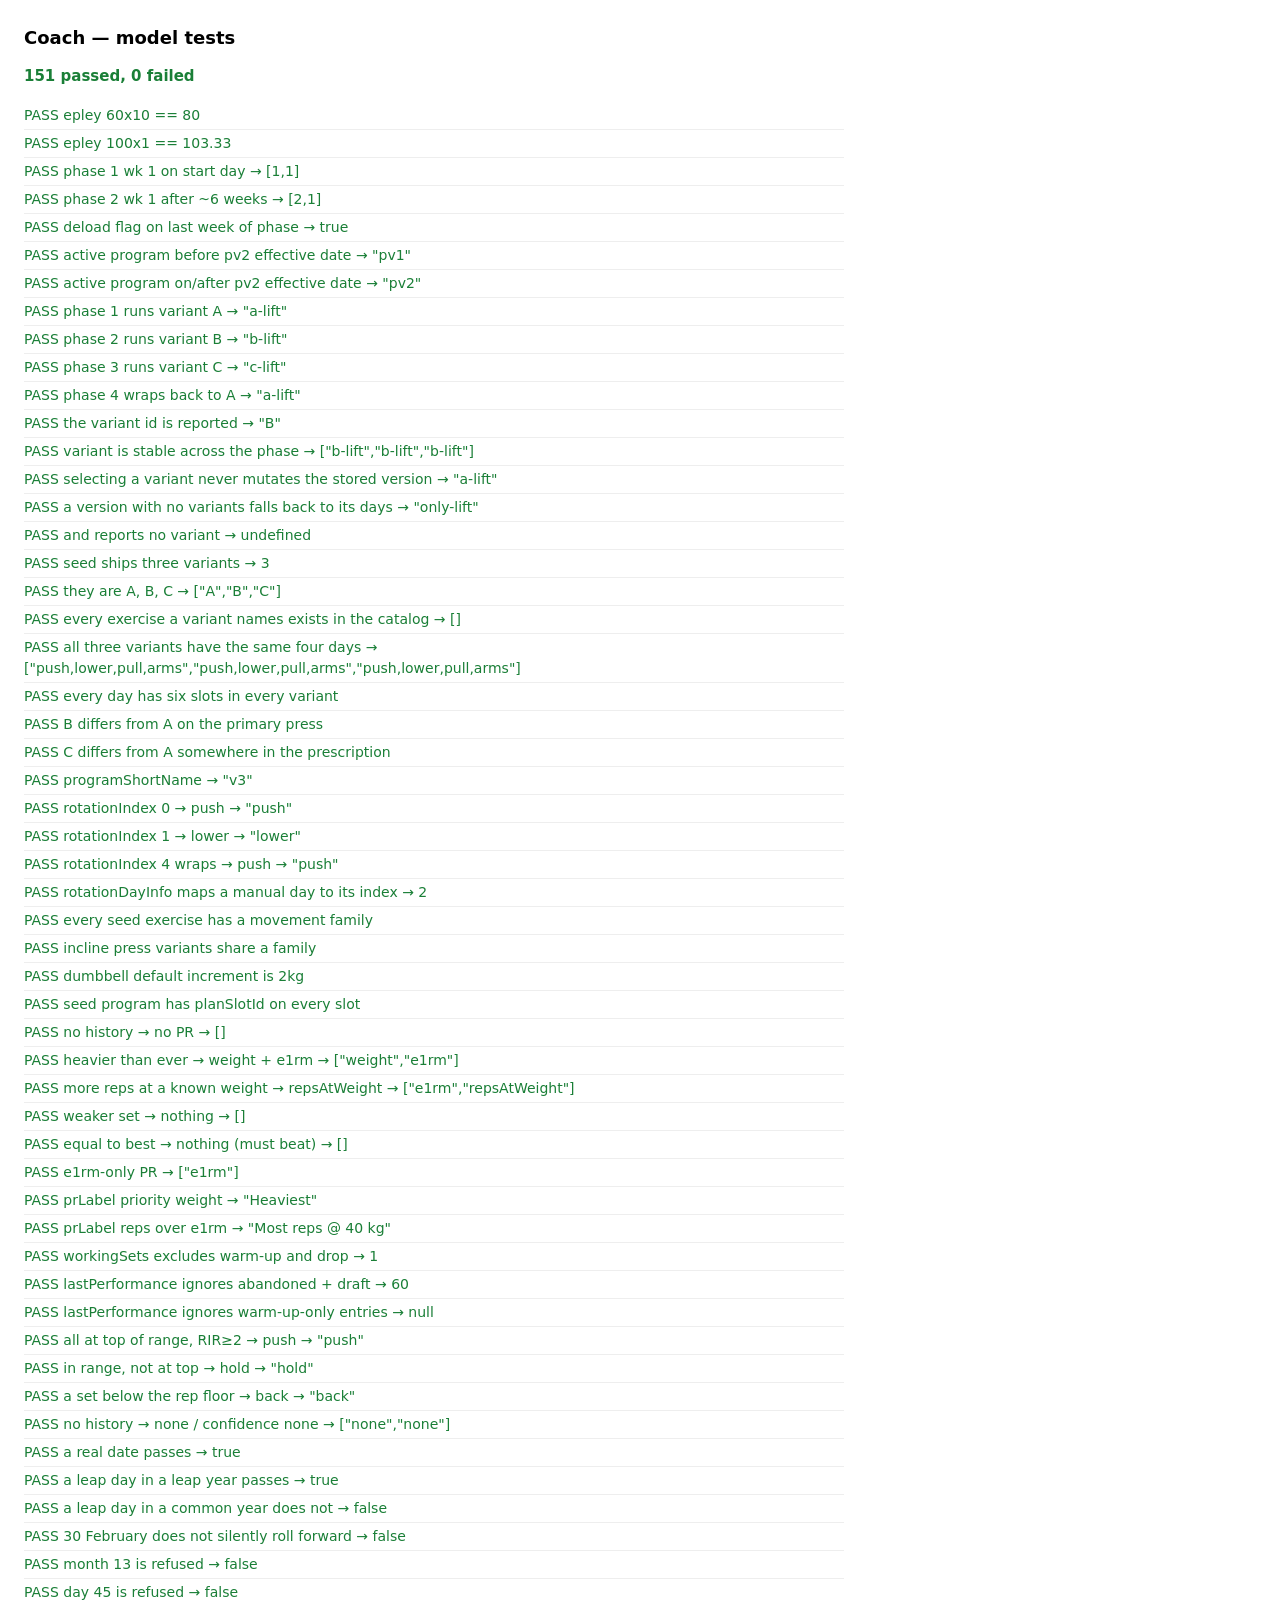
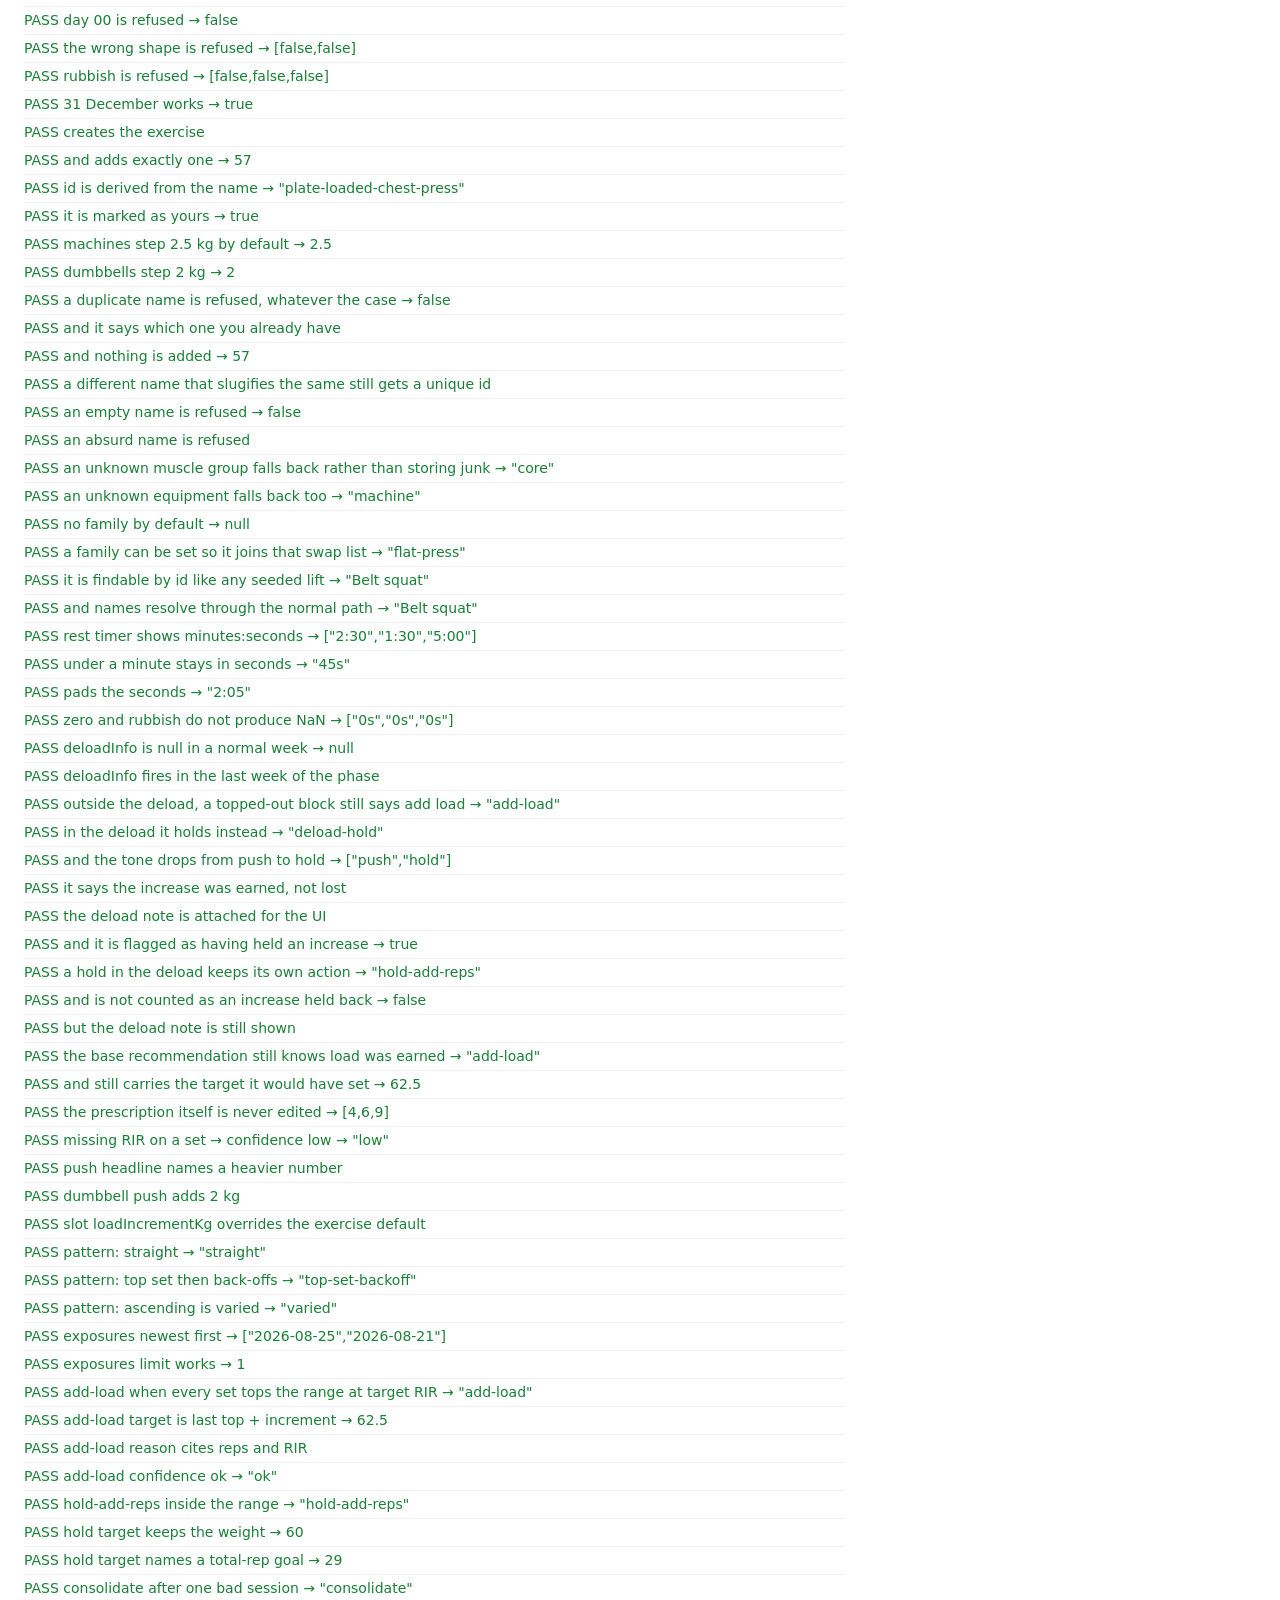
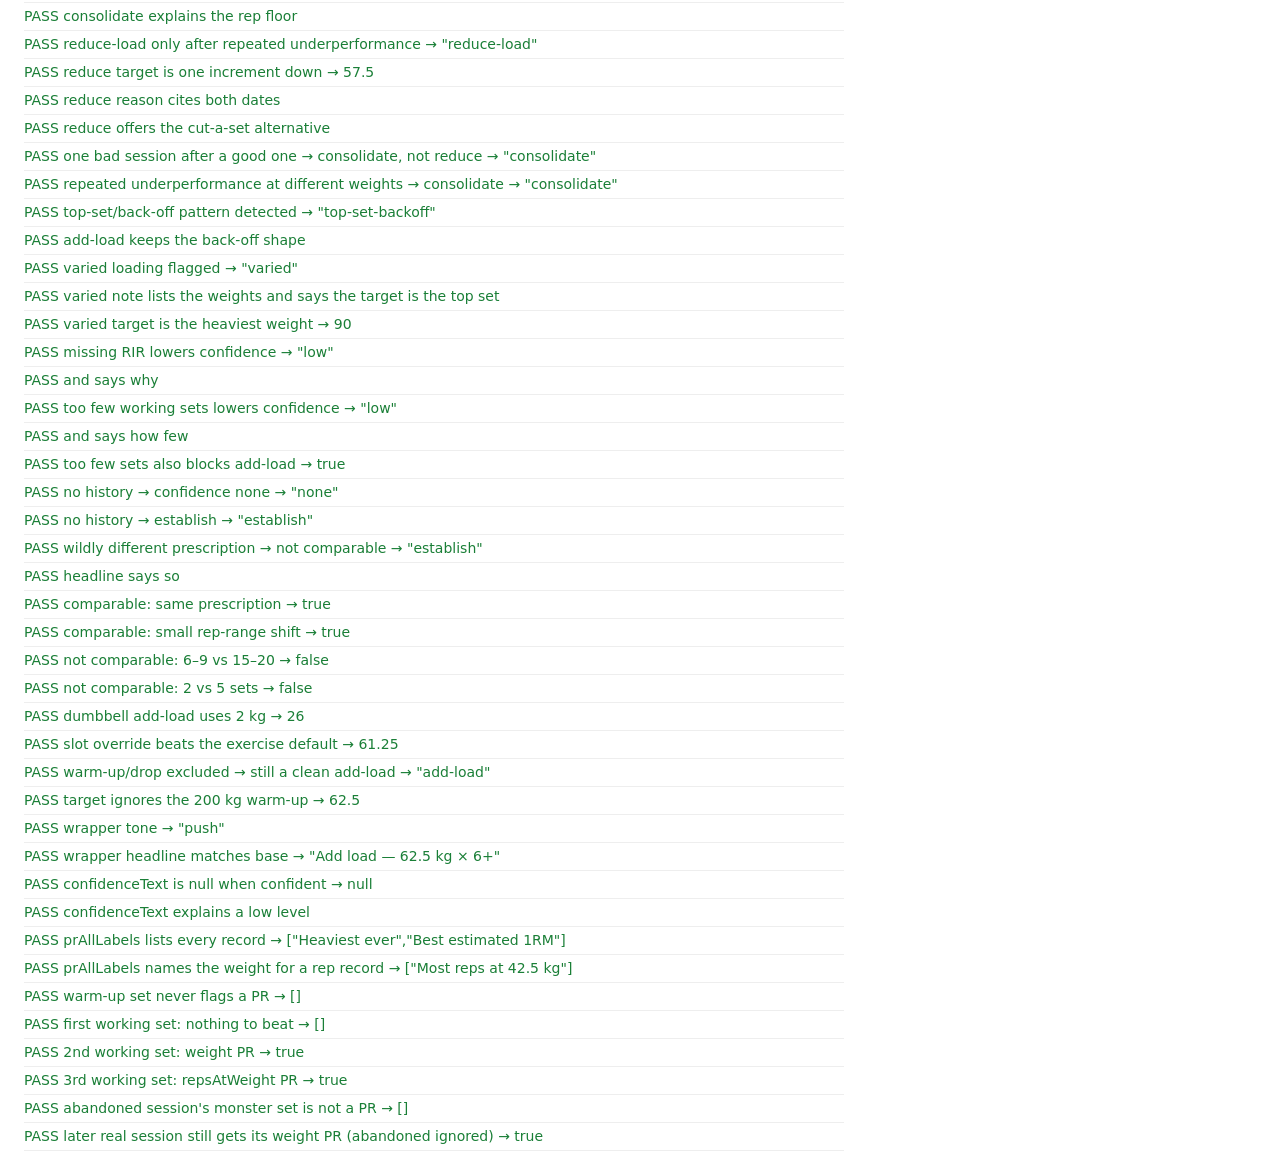
<file: tests/model.test.html>
<!doctype html>
<html lang="en">
<head>
<meta charset="utf-8">
<title>Coach — model tests</title>
<style>
  body{font:14px/1.5 -apple-system,system-ui,sans-serif; margin:24px; max-width:820px}
  h1{font-size:18px}
  .ok{color:#1a7f37} .fail{color:#c4362a; font-weight:700}
  .row{padding:3px 0; border-bottom:1px solid #eee; font-variant-numeric:tabular-nums}
  #summary{margin:14px 0; font-weight:700; font-size:15px}
</style>
</head>
<body>
<h1>Coach — model tests</h1>
<div id="summary">running…</div>
<div id="out"></div>

<script src="../js/util.js"></script>
<script src="../js/data.js"></script>
<script src="../js/model.js"></script>
<script>
(function () {
  var M = App.model, out = document.getElementById("out"), pass = 0, fail = 0;
  function ok(name, cond) {
    var d = document.createElement("div");
    d.className = "row " + (cond ? "ok" : "fail");
    d.textContent = (cond ? "PASS  " : "FAIL  ") + name;
    out.appendChild(d);
    cond ? pass++ : fail++;
  }
  function eq(name, a, b) { ok(name + "  → " + JSON.stringify(a), JSON.stringify(a) === JSON.stringify(b)); }
  function S(w, r, rir, type) { return { id: "x", weightKg: w, reps: r, rir: rir, type: type || "working", e1rm: M.epley(w, r), prFlags: [] }; }

  // --- Epley ---
  ok("epley 60x10 == 80", Math.abs(M.epley(60, 10) - 80) < 1e-9);
  ok("epley 100x1 == 103.33", Math.abs(M.epley(100, 1) - (100 + 100 / 30)) < 1e-9);

  // --- calendar clock (phase / week) ---
  var pi = M.phaseInfo({ phaseStartDate: "2026-01-01", phaseLengthWeeks: 6 }, "2026-01-01");
  eq("phase 1 wk 1 on start day", [pi.phase, pi.week], [1, 1]);
  pi = M.phaseInfo({ phaseStartDate: "2026-01-01", phaseLengthWeeks: 6 }, "2026-02-13");
  eq("phase 2 wk 1 after ~6 weeks", [pi.phase, pi.week], [2, 1]);
  eq("deload flag on last week of phase",
    M.phaseInfo({ phaseStartDate: "2026-01-01", phaseLengthWeeks: 6 }, "2026-02-05").isDeloadWeek, true);

  // --- program version selection by effective date ---
  var st2 = {
    programVersions: [
      { id: "pv1", name: "v1", effectiveStartDate: "2026-01-01", trainingDayOrder: ["push", "lower", "pull", "arms"], days: seedDays() },
      { id: "pv2", name: "v2", effectiveStartDate: "2026-03-01", trainingDayOrder: ["push", "lower", "pull", "arms"], days: seedDays() }
    ], activeProgramVersionId: "pv2", rotationIndex: 0
  };
  eq("active program before pv2 effective date", M.activeProgram(st2, "2026-02-15").id, "pv1");
  eq("active program on/after pv2 effective date", M.activeProgram(st2, "2026-03-10").id, "pv2");

  // --- A/B/C variants, chosen by the phase number ---
  // A version records the program changing (by date, above). A variant is the
  // same program's rotating selection, and is picked by phase instead.
  (function () {
    function vday(id, exId) {
      return { id: id, name: id, slots: [{ planSlotId: id + ".s1", label: "Primary",
        defaultExerciseId: exId, allowedExerciseIds: [exId], sets: 3, repLow: 8, repHigh: 12, rir: 2 }] };
    }
    function pvWithVariants() {
      return {
        id: "pv1", name: "v1", effectiveStartDate: "2026-01-01",
        trainingDayOrder: ["push"], days: [vday("push", "a-lift")],
        variants: [
          { id: "A", name: "A block", days: [vday("push", "a-lift")] },
          { id: "B", name: "B block", days: [vday("push", "b-lift")] },
          { id: "C", name: "C block", days: [vday("push", "c-lift")] }
        ]
      };
    }
    var stv = {
      settings: { phaseStartDate: "2026-01-01", phaseLengthWeeks: 6 },
      programVersions: [pvWithVariants()], activeProgramVersionId: "pv1", rotationIndex: 0
    };
    function liftOn(dateIso) { return M.activeProgram(stv, dateIso).days[0].slots[0].defaultExerciseId; }

    eq("phase 1 runs variant A", liftOn("2026-01-01"), "a-lift");
    eq("phase 2 runs variant B", liftOn("2026-02-13"), "b-lift");
    eq("phase 3 runs variant C", liftOn("2026-03-27"), "c-lift");
    eq("phase 4 wraps back to A", liftOn("2026-05-08"), "a-lift");
    eq("the variant id is reported", M.activeProgram(stv, "2026-02-13").variantId, "B");

    // the whole phase runs one variant — it must not change mid-block
    eq("variant is stable across the phase",
      [liftOn("2026-02-13"), liftOn("2026-03-01"), liftOn("2026-03-20")], ["b-lift", "b-lift", "b-lift"]);

    // the stored version is the source of truth and must never be mutated
    M.activeProgram(stv, "2026-02-13");
    eq("selecting a variant never mutates the stored version",
      stv.programVersions[0].days[0].slots[0].defaultExerciseId, "a-lift");

    // a version with no variants still works — this is what old saved data looks like
    var stPlain = {
      settings: { phaseStartDate: "2026-01-01", phaseLengthWeeks: 6 },
      programVersions: [{ id: "pv1", name: "v1", effectiveStartDate: "2026-01-01",
        trainingDayOrder: ["push"], days: [vday("push", "only-lift")] }],
      activeProgramVersionId: "pv1", rotationIndex: 0
    };
    eq("a version with no variants falls back to its days",
      M.activeProgram(stPlain, "2026-03-27").days[0].slots[0].defaultExerciseId, "only-lift");
    eq("and reports no variant", M.activeProgram(stPlain, "2026-03-27").variantId, undefined);
  })();

  // --- the shipped seed actually has three usable variants ---
  (function () {
    var vs = App.PROGRAM_SEED.variants;
    eq("seed ships three variants", vs.length, 3);
    eq("they are A, B, C", vs.map(function (v) { return v.id; }), ["A", "B", "C"]);
    var known = {};
    App.EXERCISE_SEED.forEach(function (e) { known[e.id] = true; });
    var unknown = [], dayIds = [], slotCounts = [];
    vs.forEach(function (v) {
      dayIds.push(v.days.map(function (d) { return d.id; }).join(","));
      v.days.forEach(function (d) {
        slotCounts.push(d.slots.length);
        d.slots.forEach(function (sl) {
          sl.allowedExerciseIds.forEach(function (id) { if (!known[id]) unknown.push(v.id + ":" + id); });
        });
      });
    });
    eq("every exercise a variant names exists in the catalog", unknown, []);
    eq("all three variants have the same four days", dayIds,
      ["push,lower,pull,arms", "push,lower,pull,arms", "push,lower,pull,arms"]);
    ok("every day has six slots in every variant",
      slotCounts.length === 12 && slotCounts.every(function (n) { return n === 6; }));
    // B and C have to actually differ from A or the rotation is decorative
    function firstLift(v) { return v.days[0].slots[0].defaultExerciseId; }
    ok("B differs from A on the primary press", firstLift(vs[0]) !== firstLift(vs[1]));
    ok("C differs from A somewhere in the prescription",
      JSON.stringify(vs[0].days) !== JSON.stringify(vs[2].days));
  })();
  eq("programShortName", M.programShortName({ id: "pv3" }), "v3");

  // --- rotation clock ---
  function seedDays() {
    return ["push", "lower", "pull", "arms"].map(function (id) {
      return { id: id, name: id, slots: [{ planSlotId: id + ".s1", defaultExerciseId: "bb-bench", allowedExerciseIds: ["bb-bench"], sets: 3, repLow: 6, repHigh: 9, rir: 2, loadIncrementKg: null }] };
    });
  }
  var stRot = { programVersions: [{ id: "pv1", effectiveStartDate: "2000-01-01", trainingDayOrder: ["push", "lower", "pull", "arms"], days: seedDays() }], activeProgramVersionId: "pv1", rotationIndex: 0 };
  eq("rotationIndex 0 → push", M.nextDay(stRot).dayId, "push");
  stRot.rotationIndex = 1; eq("rotationIndex 1 → lower", M.nextDay(stRot).dayId, "lower");
  stRot.rotationIndex = 4; eq("rotationIndex 4 wraps → push", M.nextDay(stRot).dayId, "push");
  eq("rotationDayInfo maps a manual day to its index", M.rotationDayInfo(stRot, "pull").dayIndex, 2);

  // --- seed integrity ---
  ok("every seed exercise has a movement family",
    App.EXERCISE_SEED.every(function (e) { return !!e.movementFamilyId; }));
  ok("incline press variants share a family",
    ["incline-db-press", "incline-machine-press", "incline-bb-press", "incline-smith-press"]
      .map(function (id) { return App.EXERCISE_SEED.filter(function (e) { return e.id === id; })[0].movementFamilyId; })
      .every(function (f, _, arr) { return f === arr[0]; }));
  ok("dumbbell default increment is 2kg",
    App.EXERCISE_SEED.filter(function (e) { return e.id === "incline-db-press"; })[0].defaultLoadIncrementKg === 2);
  ok("seed program has planSlotId on every slot",
    App.PROGRAM_SEED.days.every(function (d) { return d.slots.every(function (s) { return !!s.planSlotId; }); }));

  // --- PR detection ---
  eq("no history → no PR", M.prsForSet([], S(100, 5, 2)), []);
  eq("heavier than ever → weight + e1rm", M.prsForSet([S(60, 8, 2)], S(62.5, 8, 2)), ["weight", "e1rm"]);
  eq("more reps at a known weight → repsAtWeight", M.prsForSet([S(60, 8, 2), S(60, 9, 2)], S(60, 10, 1)).sort(), ["e1rm", "repsAtWeight"]);
  eq("weaker set → nothing", M.prsForSet([S(60, 8, 2), S(70, 5, 0)], S(60, 7, 3)), []);
  eq("equal to best → nothing (must beat)", M.prsForSet([S(60, 8, 2)], S(60, 8, 2)), []);
  eq("e1rm-only PR", M.prsForSet([S(60, 5, 2), S(50, 10, 2)], S(57.5, 9, 1)), ["e1rm"]);
  eq("prLabel priority weight", M.prLabel(["weight", "e1rm"], 65), "Heaviest");
  eq("prLabel reps over e1rm", M.prLabel(["e1rm", "repsAtWeight"], 40), "Most reps @ 40 kg");

  // --- working sets vs warm-up / drop ---
  eq("workingSets excludes warm-up and drop",
    M.workingSets([S(40, 5, 4, "warmup"), S(60, 8, 2, "working"), S(50, 12, 0, "drop")]).length, 1);

  // --- last-time recall respects session status ---
  function sess(id, status, exId, sets) {
    return { id: id, status: status, date: "2026-08-2" + id, startedAt: "2026-08-2" + id + "T16:00:00Z",
      phase: 1, week: 2, entries: [{ exerciseId: exId, sets: sets }] };
  }
  var stLP = { exercises: App.EXERCISE_SEED, activeSession: null, sessions: [
    sess("1", "completed", "bb-bench", [S(60, 8, 2)]),
    sess("2", "abandoned", "bb-bench", [S(999, 1, 0)]),
    sess("3", "draft", "bb-bench", [S(888, 1, 0)])
  ] };
  eq("lastPerformance ignores abandoned + draft", M.lastPerformance(stLP, "bb-bench").sets[0].weightKg, 60);
  eq("lastPerformance ignores warm-up-only entries",
    M.lastPerformance({ exercises: App.EXERCISE_SEED, sessions: [sess("1", "completed", "bb-bench", [S(40, 5, 4, "warmup")])] }, "bb-bench"), null);

  var ex = App.EXERCISE_SEED;

  // --- overload suggestion ---
  function stateWithLast(exId, sets) {
    return { exercises: ex, activeSession: null,
      sessions: [{ id: "s1", status: "completed", date: "2026-08-25", startedAt: "2026-08-25T16:00:00Z", phase: 1, week: 2, entries: [{ exerciseId: exId, sets: sets }] }] };
  }
  var slot = { sets: 4, repLow: 6, repHigh: 9, rir: 2, loadIncrementKg: null };
  eq("all at top of range, RIR≥2 → push",
    M.overloadSuggestion(stateWithLast("bb-bench", [S(60, 9, 2), S(60, 9, 2), S(60, 9, 3), S(60, 9, 2)]), "bb-bench", slot).tone, "push");
  eq("in range, not at top → hold",
    M.overloadSuggestion(stateWithLast("bb-bench", [S(60, 7, 2), S(60, 7, 2), S(60, 7, 2), S(60, 7, 2)]), "bb-bench", slot).tone, "hold");
  eq("a set below the rep floor → back",
    M.overloadSuggestion(stateWithLast("bb-bench", [S(60, 8, 2), S(60, 4, 0)]), "bb-bench", slot).tone, "back");
  eq("no history → none / confidence none",
    [M.overloadSuggestion({ exercises: ex, sessions: [] }, "bb-bench", slot).tone,
     M.overloadSuggestion({ exercises: ex, sessions: [] }, "bb-bench", slot).confidence], ["none", "none"]);
  // --- date validation ---
  // Every phase and week label in the app derives from one date string, so a
  // format check alone is not enough: "2026-13-45" means nothing, and
  // "2026-02-30" silently becomes 2 March.
  eq("a real date passes", M.isValidISODate("2026-09-03"), true);
  eq("a leap day in a leap year passes", M.isValidISODate("2024-02-29"), true);
  eq("a leap day in a common year does not", M.isValidISODate("2026-02-29"), false);
  eq("30 February does not silently roll forward", M.isValidISODate("2026-02-30"), false);
  eq("month 13 is refused", M.isValidISODate("2026-13-01"), false);
  eq("day 45 is refused", M.isValidISODate("2026-01-45"), false);
  eq("day 00 is refused", M.isValidISODate("2026-01-00"), false);
  eq("the wrong shape is refused", [M.isValidISODate("3/9/2026"), M.isValidISODate("2026-9-3")], [false, false]);
  eq("rubbish is refused", [M.isValidISODate(""), M.isValidISODate(null), M.isValidISODate("banana")], [false, false, false]);
  eq("31 December works", M.isValidISODate("2026-12-31"), true);

  // --- custom exercises ---
  // The seed catalog cannot cover every gym. A custom exercise has to be a
  // first-class one or the history it feeds is worthless.
  (function () {
    function stEx() { return { exercises: App.EXERCISE_SEED.map(function (e) { return JSON.parse(JSON.stringify(e)); }) }; }

    var st = stEx();
    var n0 = st.exercises.length;
    var r = M.addCustomExercise(st, { name: "Plate-loaded chest press", muscleGroup: "chest", equipment: "machine" });
    ok("creates the exercise", r.ok === true);
    eq("and adds exactly one", st.exercises.length, n0 + 1);
    eq("id is derived from the name", r.exercise.id, "plate-loaded-chest-press");
    eq("it is marked as yours", r.exercise.custom, true);
    eq("machines step 2.5 kg by default", r.exercise.defaultLoadIncrementKg, 2.5);
    eq("dumbbells step 2 kg", M.addCustomExercise(stEx(), { name: "DB thing", equipment: "dumbbell" }).exercise.defaultLoadIncrementKg, 2);

    // ids must never collide, or two exercises share a history
    var st2 = stEx();
    M.addCustomExercise(st2, { name: "Row machine" });
    var dup = M.addCustomExercise(st2, { name: "row MACHINE" });
    eq("a duplicate name is refused, whatever the case", dup.ok, false);
    ok("and it says which one you already have", /Row machine/.test(dup.error));
    eq("and nothing is added", st2.exercises.length, App.EXERCISE_SEED.length + 1);

    // a name that slugifies to an existing id must still get a unique one
    var st3 = stEx();
    M.addCustomExercise(st3, { name: "Zercher hold" });
    var second = M.addCustomExercise(st3, { name: "Zercher  hold!" });
    ok("a different name that slugifies the same still gets a unique id",
      second.ok && second.exercise.id !== "zercher-hold");

    eq("an empty name is refused", M.addCustomExercise(stEx(), { name: "   " }).ok, false);
    ok("an absurd name is refused", M.addCustomExercise(stEx(), { name: "x".repeat(120) }).ok === false);
    eq("an unknown muscle group falls back rather than storing junk",
      M.addCustomExercise(stEx(), { name: "Thing", muscleGroup: "spleen" }).exercise.muscleGroup, "core");
    eq("an unknown equipment falls back too",
      M.addCustomExercise(stEx(), { name: "Thing2", equipment: "trebuchet" }).exercise.equipment, "machine");
    eq("no family by default", M.addCustomExercise(stEx(), { name: "Thing3" }).exercise.movementFamilyId, null);
    eq("a family can be set so it joins that swap list",
      M.addCustomExercise(stEx(), { name: "Thing4", movementFamilyId: "flat-press" }).exercise.movementFamilyId, "flat-press");

    // and it behaves like any other exercise afterwards
    var st4 = stEx();
    var made = M.addCustomExercise(st4, { name: "Belt squat" }).exercise;
    eq("it is findable by id like any seeded lift", M.exerciseById(st4, made.id).name, "Belt squat");
    eq("and names resolve through the normal path", M.exerciseName(st4, made.id), "Belt squat");
  })();

  // --- rest timer formatting ---
  eq("rest timer shows minutes:seconds", [M.restText(150), M.restText(90), M.restText(300)], ["2:30", "1:30", "5:00"]);
  eq("under a minute stays in seconds", M.restText(45), "45s");
  eq("pads the seconds", M.restText(125), "2:05");
  eq("zero and rubbish do not produce NaN", [M.restText(0), M.restText(null), M.restText(undefined)], ["0s", "0s", "0s"]);

  // --- deload week ---
  // The last week of a phase is the program, not a mood: it is allowed to set
  // the target. But it only ever overrides "add load", and it never rewrites
  // the prescription.
  (function () {
    // phaseStartDate chosen so the reference date lands in week 6 of phase 1
    var DELOAD = { phaseStartDate: "2026-01-01", phaseLengthWeeks: 6 };   // 2026-02-05 = wk 6
    var NORMAL = { phaseStartDate: "2026-01-01", phaseLengthWeeks: 6 };   // 2026-01-15 = wk 3
    function stWith(settings, sets) {
      var st = stateWithLast("bb-bench", sets);
      st.settings = settings;
      return st;
    }
    var topped = [S(60, 9, 2), S(60, 9, 2), S(60, 9, 2), S(60, 9, 2)];
    var midRange = [S(60, 7, 2), S(60, 7, 2), S(60, 7, 2), S(60, 7, 2)];

    eq("deloadInfo is null in a normal week",
      M.deloadInfo({ settings: NORMAL }, "2026-01-15"), null);
    ok("deloadInfo fires in the last week of the phase",
      !!M.deloadInfo({ settings: DELOAD }, "2026-02-05"));

    var normal = M.overloadSuggestion(stWith(NORMAL, topped), "bb-bench", slot, null, "2026-01-15");
    var deload = M.overloadSuggestion(stWith(DELOAD, topped), "bb-bench", slot, null, "2026-02-05");

    eq("outside the deload, a topped-out block still says add load", normal.action, "add-load");
    eq("in the deload it holds instead", deload.action, "deload-hold");
    eq("and the tone drops from push to hold", [normal.tone, deload.tone], ["push", "hold"]);
    ok("it says the increase was earned, not lost",
      /earned/i.test(deload.detail) && /next phase/i.test(deload.detail));
    ok("the deload note is attached for the UI", !!deload.deload);
    eq("and it is flagged as having held an increase", deload.deloadHeld, true);

    // the engine already agreeing must not be overridden or double-announced
    var holdInDeload = M.overloadSuggestion(stWith(DELOAD, midRange), "bb-bench", slot, null, "2026-02-05");
    eq("a hold in the deload keeps its own action", holdInDeload.action, "hold-add-reps");
    eq("and is not counted as an increase held back", holdInDeload.deloadHeld, false);
    ok("but the deload note is still shown", !!holdInDeload.deload);

    // the underlying recommendation is untouched — the plan is not rewritten
    eq("the base recommendation still knows load was earned",
      deload.recommendation.base.action, "add-load");
    eq("and still carries the target it would have set",
      deload.recommendation.base.targetWeightKg, 62.5);
    eq("the prescription itself is never edited",
      [slot.sets, slot.repLow, slot.repHigh], [4, 6, 9]);
  })();

  eq("missing RIR on a set → confidence low",
    M.overloadSuggestion(stateWithLast("bb-bench", [S(60, 9, 2), S(60, 9, 2), S(60, 9, 2), S(60, 9, null)]), "bb-bench", slot).confidence, "low");
  ok("push headline names a heavier number",
    /62\.5 kg/.test(M.overloadSuggestion(stateWithLast("bb-bench", [S(60, 9, 2), S(60, 9, 2), S(60, 9, 2), S(60, 9, 2)]), "bb-bench", slot).headline));
  ok("dumbbell push adds 2 kg",
    /26 kg/.test(M.overloadSuggestion(stateWithLast("incline-db-press", [S(24, 12, 3), S(24, 12, 2), S(24, 12, 2)]), "incline-db-press", { sets: 3, repLow: 8, repHigh: 12, rir: 2, loadIncrementKg: null }).headline));
  ok("slot loadIncrementKg overrides the exercise default",
    /61.25 kg/.test(M.overloadSuggestion(stateWithLast("bb-bench", [S(60, 9, 2), S(60, 9, 2), S(60, 9, 2), S(60, 9, 2)]), "bb-bench", { sets: 4, repLow: 6, repHigh: 9, rir: 2, loadIncrementKg: 1.25 }).headline));

  // ================= Stage 2: progression engine =================
  function expo(dateSuffix, exId, sets, prescription) {
    return { id: "s" + dateSuffix, status: "completed", date: "2026-08-" + dateSuffix,
      startedAt: "2026-08-" + dateSuffix + "T16:00:00Z", phase: 1, week: 2,
      entries: [{ exerciseId: exId, slot: prescription || null, sets: sets }] };
  }
  function stateOf(sessions) { return { exercises: ex, activeSession: null, sessions: sessions }; }
  var SLOT = { sets: 4, repLow: 6, repHigh: 9, rir: 2, loadIncrementKg: null };

  // loading patterns
  eq("pattern: straight", M.loadingPattern([S(60, 8, 2), S(60, 8, 2)]), "straight");
  eq("pattern: top set then back-offs", M.loadingPattern([S(100, 5, 1), S(90, 8, 2), S(90, 8, 2)]), "top-set-backoff");
  eq("pattern: ascending is varied", M.loadingPattern([S(80, 8, 3), S(90, 6, 2), S(100, 4, 1)]), "varied");

  // exposures returns newest-first, one per session, valid only
  var stEx = stateOf([expo("21", "bb-bench", [S(60, 8, 2)]), expo("25", "bb-bench", [S(62.5, 8, 2)])]);
  eq("exposures newest first", M.exposures(stEx, "bb-bench").map(function (e) { return e.date; }), ["2026-08-25", "2026-08-21"]);
  eq("exposures limit works", M.exposures(stEx, "bb-bench", null, 1).length, 1);

  // --- the four base actions ---
  var rAdd = M.recommendation(stateOf([expo("25", "bb-bench", [S(60, 9, 2), S(60, 9, 2), S(60, 9, 2), S(60, 9, 3)], SLOT)]), "bb-bench", SLOT);
  eq("add-load when every set tops the range at target RIR", rAdd.base.action, "add-load");
  eq("add-load target is last top + increment", rAdd.base.targetWeightKg, 62.5);
  ok("add-load reason cites reps and RIR", /9 reps at RIR 2/.test(rAdd.base.reason));
  eq("add-load confidence ok", rAdd.confidence.level, "ok");

  var rHold = M.recommendation(stateOf([expo("25", "bb-bench", [S(60, 7, 2), S(60, 7, 2), S(60, 7, 2), S(60, 7, 2)], SLOT)]), "bb-bench", SLOT);
  eq("hold-add-reps inside the range", rHold.base.action, "hold-add-reps");
  eq("hold target keeps the weight", rHold.base.targetWeightKg, 60);
  eq("hold target names a total-rep goal", rHold.base.targetRepsTotal, 29);

  var rCons = M.recommendation(stateOf([expo("25", "bb-bench", [S(60, 8, 2), S(60, 4, 0)], SLOT)]), "bb-bench", SLOT);
  eq("consolidate after one bad session", rCons.base.action, "consolidate");
  ok("consolidate explains the rep floor", /below 6 reps/.test(rCons.base.reason));

  // two bad sessions in a row at the same weight -> reduce
  var rRed = M.recommendation(stateOf([
    expo("21", "bb-bench", [S(60, 8, 2), S(60, 4, 0)], SLOT),
    expo("25", "bb-bench", [S(60, 7, 1), S(60, 5, 0)], SLOT)
  ]), "bb-bench", SLOT);
  eq("reduce-load only after repeated underperformance", rRed.base.action, "reduce-load");
  eq("reduce target is one increment down", rRed.base.targetWeightKg, 57.5);
  ok("reduce reason cites both dates", /21 Aug/.test(rRed.base.reason) && /25 Aug/.test(rRed.base.reason));
  ok("reduce offers the cut-a-set alternative", /3 working sets/.test(rRed.base.reason));

  // a single bad session after a good one does NOT reduce
  eq("one bad session after a good one → consolidate, not reduce",
    M.recommendation(stateOf([
      expo("21", "bb-bench", [S(60, 9, 2), S(60, 9, 2)], SLOT),
      expo("25", "bb-bench", [S(60, 4, 0)], SLOT)
    ]), "bb-bench", SLOT).base.action, "consolidate");

  // bad twice but at different weights -> not a reduce
  eq("repeated underperformance at different weights → consolidate",
    M.recommendation(stateOf([
      expo("21", "bb-bench", [S(70, 4, 0)], SLOT),
      expo("25", "bb-bench", [S(60, 4, 0)], SLOT)
    ]), "bb-bench", SLOT).base.action, "consolidate");

  // --- variable loading is preserved, not flattened ---
  var rPat = M.recommendation(stateOf([expo("25", "bb-bench", [S(100, 9, 2), S(90, 9, 2), S(90, 9, 2), S(90, 9, 2)], SLOT)]), "bb-bench", SLOT);
  eq("top-set/back-off pattern detected", rPat.base.pattern, "top-set-backoff");
  ok("add-load keeps the back-off shape", /102\.5 kg top/.test(rPat.base.patternNote) && /92\.5 kg back-offs/.test(rPat.base.patternNote));
  var rVar = M.recommendation(stateOf([expo("25", "bb-bench", [S(80, 7, 2), S(90, 7, 2), S(85, 7, 2)], SLOT)]), "bb-bench", SLOT);
  eq("varied loading flagged", rVar.base.pattern, "varied");
  ok("varied note lists the weights and says the target is the top set",
    /80 kg/.test(rVar.base.patternNote) && /heaviest set/.test(rVar.base.patternNote));
  eq("varied target is the heaviest weight", rVar.base.targetWeightKg, 90);

  // --- confidence ---
  var rNoRir = M.recommendation(stateOf([expo("25", "bb-bench", [S(60, 9, 2), S(60, 9, 2), S(60, 9, 2), S(60, 9, null)], SLOT)]), "bb-bench", SLOT);
  eq("missing RIR lowers confidence", rNoRir.confidence.level, "low");
  ok("and says why", /RIR wasn't logged/.test(rNoRir.confidence.reasons[0]));
  var rFew = M.recommendation(stateOf([expo("25", "bb-bench", [S(60, 9, 2)], SLOT)]), "bb-bench", SLOT);
  eq("too few working sets lowers confidence", rFew.confidence.level, "low");
  ok("and says how few", /1 of 4 working sets/.test(rFew.confidence.reasons[0]));
  eq("too few sets also blocks add-load", rFew.base.action !== "add-load", true);
  eq("no history → confidence none", M.recommendation(stateOf([]), "bb-bench", SLOT).confidence.level, "none");
  eq("no history → establish", M.recommendation(stateOf([]), "bb-bench", SLOT).base.action, "establish");

  // --- prescription changed too much to compare ---
  var oldPrescription = { sets: 4, repLow: 15, repHigh: 20, rir: 1 };
  var rInc = M.recommendation(stateOf([expo("25", "bb-bench", [S(30, 18, 1), S(30, 18, 1)], oldPrescription)]), "bb-bench", SLOT);
  eq("wildly different prescription → not comparable", rInc.base.action, "establish");
  ok("headline says so", /Not enough comparable data/.test(rInc.base.headline));
  eq("comparable: same prescription", M.prescriptionComparable(SLOT, SLOT), true);
  eq("comparable: small rep-range shift", M.prescriptionComparable({ sets: 4, repLow: 6, repHigh: 9 }, { sets: 4, repLow: 8, repHigh: 12 }), true);
  eq("not comparable: 6–9 vs 15–20", M.prescriptionComparable({ sets: 4, repLow: 6, repHigh: 9 }, oldPrescription), false);
  eq("not comparable: 2 vs 5 sets", M.prescriptionComparable({ sets: 2, repLow: 6, repHigh: 9 }, { sets: 5, repLow: 6, repHigh: 9 }), false);

  // --- increments feed the target ---
  eq("dumbbell add-load uses 2 kg",
    M.recommendation(stateOf([expo("25", "incline-db-press", [S(24, 12, 2), S(24, 12, 2), S(24, 12, 2)], { sets: 3, repLow: 8, repHigh: 12, rir: 2, loadIncrementKg: null })]),
      "incline-db-press", { sets: 3, repLow: 8, repHigh: 12, rir: 2, loadIncrementKg: null }).base.targetWeightKg, 26);
  eq("slot override beats the exercise default",
    M.recommendation(stateOf([expo("25", "bb-bench", [S(60, 9, 2), S(60, 9, 2), S(60, 9, 2), S(60, 9, 2)], SLOT)]),
      "bb-bench", { sets: 4, repLow: 6, repHigh: 9, rir: 2, loadIncrementKg: 1.25 }).base.targetWeightKg, 61.25);

  // --- warm-ups and drops never influence the engine ---
  var rWU = M.recommendation(stateOf([expo("25", "bb-bench",
    [S(200, 1, 0, "warmup"), S(60, 9, 2), S(60, 9, 2), S(60, 9, 2), S(60, 9, 2), S(20, 20, 0, "drop")], SLOT)]), "bb-bench", SLOT);
  eq("warm-up/drop excluded → still a clean add-load", rWU.base.action, "add-load");
  eq("target ignores the 200 kg warm-up", rWU.base.targetWeightKg, 62.5);

  // --- compact wrapper stays in sync ---
  var sugW = M.overloadSuggestion(stateOf([expo("25", "bb-bench", [S(60, 9, 2), S(60, 9, 2), S(60, 9, 2), S(60, 9, 2)], SLOT)]), "bb-bench", SLOT);
  eq("wrapper tone", sugW.tone, "push");
  eq("wrapper headline matches base", sugW.headline, rAdd.base.headline);
  eq("confidenceText is null when confident", M.confidenceText("ok", []), null);
  ok("confidenceText explains a low level", /Lower confidence/.test(M.confidenceText("low", ["RIR wasn't logged on every working set."])));

  // --- PR labels: one badge, the rest in the detail ---
  eq("prAllLabels lists every record", M.prAllLabels(["weight", "e1rm"], 65), ["Heaviest ever", "Best estimated 1RM"]);
  eq("prAllLabels names the weight for a rep record", M.prAllLabels(["repsAtWeight"], 42.5), ["Most reps at 42.5 kg"]);

  // --- recomputeSessionPRs walks chronologically; warm-ups never PR ---
  var stPR = { sessions: [], exercises: ex };
  var s1 = { id: "x", status: "completed", startedAt: "2026-08-01T16:00:00Z",
    entries: [{ exerciseId: "bb-bench", sets: [S(40, 5, 4, "warmup"), S(60, 8, 2), S(65, 8, 2), S(65, 9, 1)] }] };
  M.recomputeSessionPRs(stPR, s1);
  eq("warm-up set never flags a PR", s1.entries[0].sets[0].prFlags, []);
  eq("first working set: nothing to beat", s1.entries[0].sets[1].prFlags, []);
  eq("2nd working set: weight PR", s1.entries[0].sets[2].prFlags.indexOf("weight") > -1, true);
  eq("3rd working set: repsAtWeight PR", s1.entries[0].sets[3].prFlags.indexOf("repsAtWeight") > -1, true);

  // --- recomputeAllPRs across sessions, abandoned excluded ---
  var stAll = { exercises: ex, sessions: [
    { id: "a", status: "completed", startedAt: "2026-08-01T16:00:00Z", entries: [{ exerciseId: "bb-bench", sets: [S(60, 8, 2)] }] },
    { id: "b", status: "abandoned", startedAt: "2026-08-03T16:00:00Z", entries: [{ exerciseId: "bb-bench", sets: [S(200, 8, 2)] }] },
    { id: "c", status: "completed", startedAt: "2026-08-05T16:00:00Z", entries: [{ exerciseId: "bb-bench", sets: [S(62.5, 8, 2)] }] }
  ] };
  M.recomputeAllPRs(stAll);
  eq("abandoned session's monster set is not a PR", stAll.sessions[1].entries[0].sets[0].prFlags, []);
  eq("later real session still gets its weight PR (abandoned ignored)",
    stAll.sessions[2].entries[0].sets[0].prFlags.indexOf("weight") > -1, true);

  document.getElementById("summary").innerHTML =
    (fail === 0 ? '<span class="ok">' : '<span class="fail">') + pass + " passed, " + fail + " failed</span>";
})();
</script>
</body>
</html>
</file>
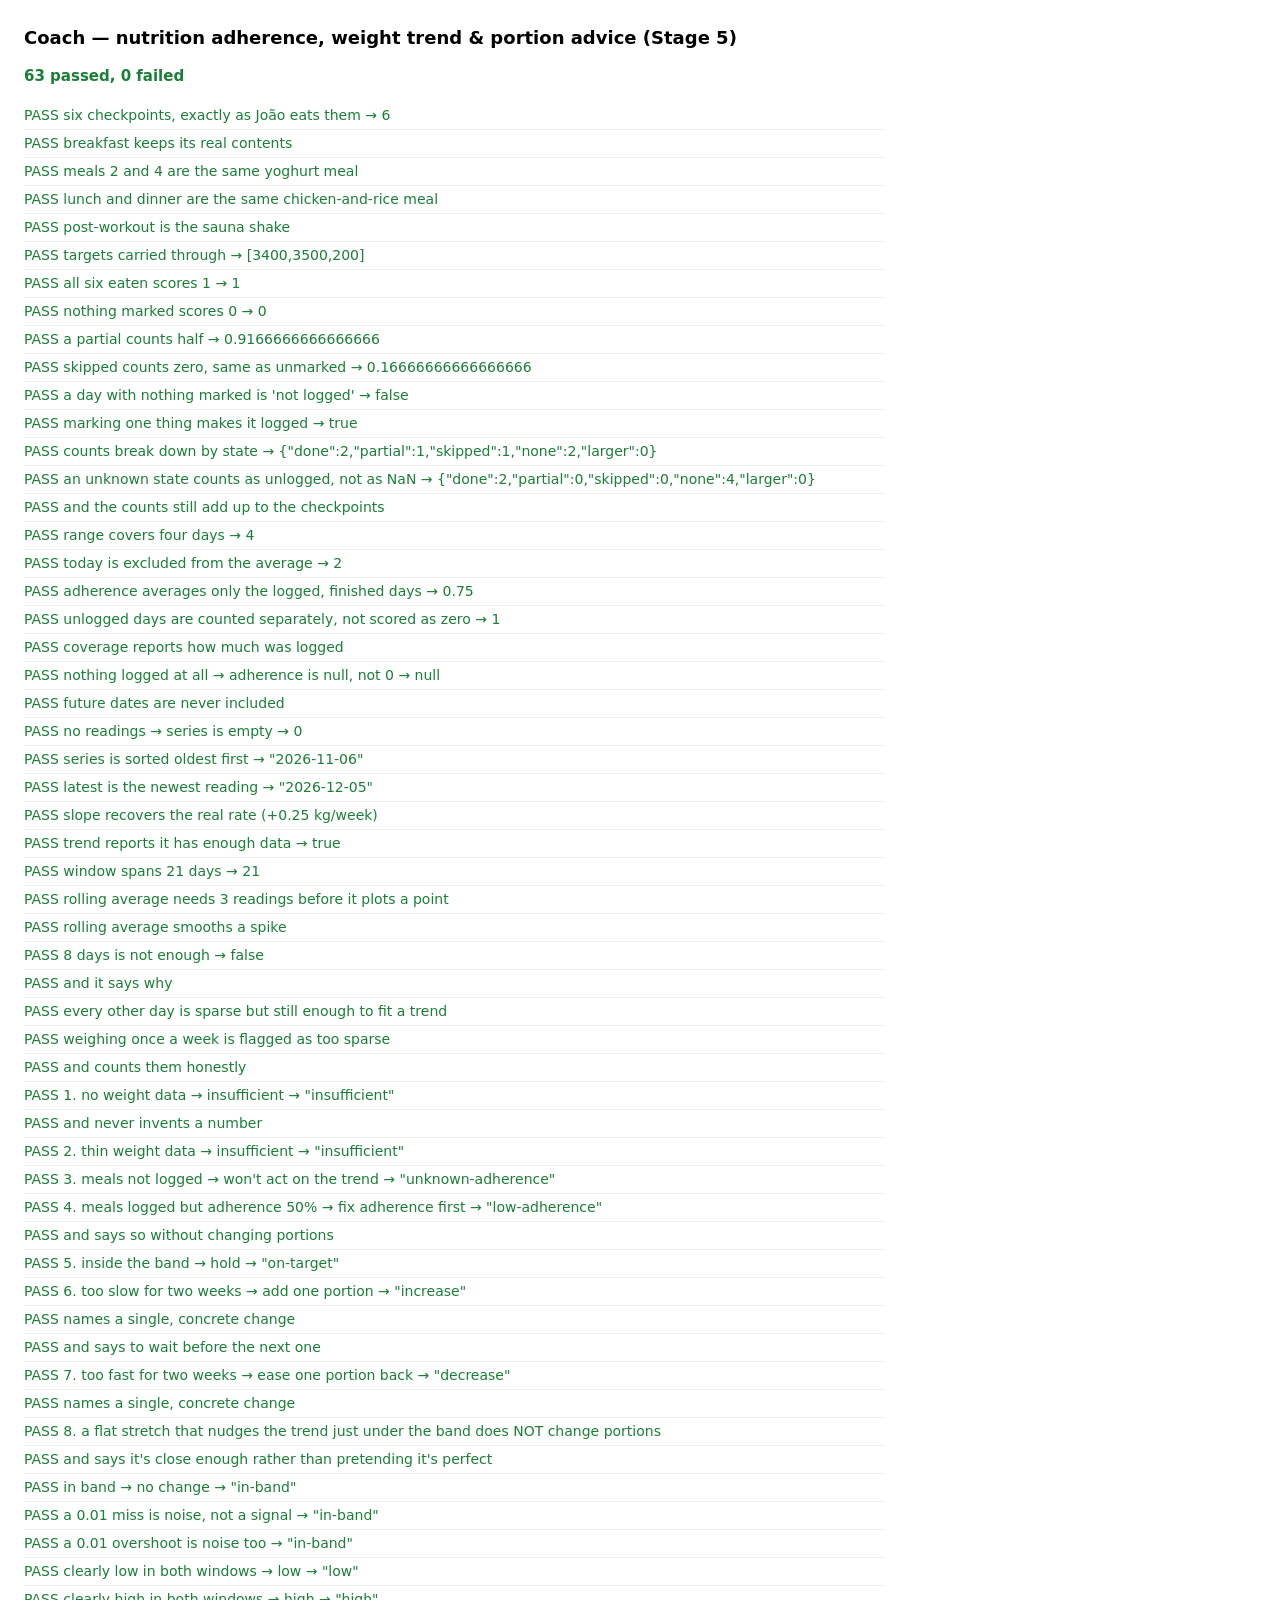
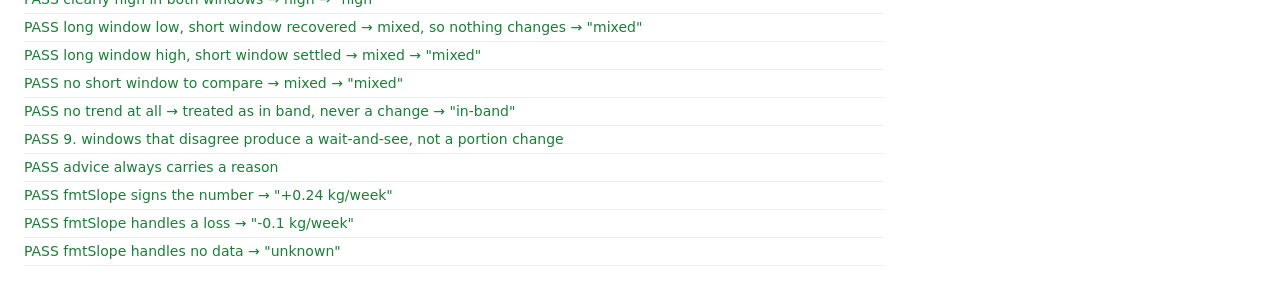
<file: tests/nutrition.test.html>
<!doctype html>
<html lang="en">
<head>
<meta charset="utf-8">
<title>Coach — nutrition &amp; body-weight tests</title>
<style>
  body{font:14px/1.5 -apple-system,system-ui,sans-serif; margin:24px; max-width:860px}
  h1{font-size:18px}
  .ok{color:#1a7f37} .fail{color:#c4362a; font-weight:700}
  .row{padding:3px 0; border-bottom:1px solid #eee}
  #summary{margin:14px 0; font-weight:700; font-size:15px}
</style>
</head>
<body>
<h1>Coach — nutrition adherence, weight trend &amp; portion advice (Stage 5)</h1>
<div id="summary">running…</div>
<div id="out"></div>

<script src="../js/util.js"></script>
<script src="../js/data.js"></script>
<script src="../js/model.js"></script>
<script>
(function () {
  var M = App.model, out = document.getElementById("out"), pass = 0, fail = 0;
  function ok(name, cond) {
    var d = document.createElement("div");
    d.className = "row " + (cond ? "ok" : "fail");
    d.textContent = (cond ? "PASS  " : "FAIL  ") + name;
    out.appendChild(d); cond ? pass++ : fail++;
  }
  function eq(name, a, b) { ok(name + "  → " + JSON.stringify(a), JSON.stringify(a) === JSON.stringify(b)); }

  var TODAY = M.perthTodayISO();
  var PLAN = App.NUTRITION_SEED.checkpoints;

  function baseState(extra) {
    return Object.assign({
      settings: {
        phaseStartDate: M.addDays(TODAY, -35), phaseLengthWeeks: 6,
        bwTargetKgPerWeekLow: 0.2, bwTargetKgPerWeekHigh: 0.3,
        mealPlan: App.NUTRITION_SEED
      },
      nutritionDays: [], bodyweights: [], sessions: [], exercises: App.EXERCISE_SEED
    }, extra || {});
  }
  function day(dateIso, states) {
    return { date: dateIso, checkpoints: PLAN.map(function (c, i) {
      return { index: i, id: c.id, state: states[i] || "none", largerPortion: false, at: null };
    }) };
  }

  // ---- the plan itself ----
  eq("six checkpoints, exactly as João eats them", PLAN.length, 6);
  ok("breakfast keeps its real contents", /oats/.test(PLAN[0].detail) && /peanut butter/.test(PLAN[0].detail) && /whey/.test(PLAN[0].detail));
  ok("meals 2 and 4 are the same yoghurt meal", PLAN[1].detail === PLAN[3].detail);
  ok("lunch and dinner are the same chicken-and-rice meal", PLAN[2].detail === PLAN[5].detail);
  ok("post-workout is the sauna shake", /creatine/.test(PLAN[4].detail));
  eq("targets carried through", [App.NUTRITION_SEED.kcalTargetLow, App.NUTRITION_SEED.kcalTargetHigh, App.NUTRITION_SEED.proteinTarget], [3400, 3500, 200]);

  // ---- day scoring ----
  var st = baseState();
  eq("all six eaten scores 1", M.dayScore(st, day("x", ["done","done","done","done","done","done"])), 1);
  eq("nothing marked scores 0", M.dayScore(st, day("x", [])), 0);
  eq("a partial counts half", M.dayScore(st, day("x", ["done","done","done","done","done","partial"])), 11/12);
  eq("skipped counts zero, same as unmarked",
    M.dayScore(st, day("x", ["done","skipped"])), M.dayScore(st, day("x", ["done"])));
  eq("a day with nothing marked is 'not logged'", M.dayIsLogged(day("x", [])), false);
  eq("marking one thing makes it logged", M.dayIsLogged(day("x", ["skipped"])), true);
  eq("counts break down by state",
    M.dayCounts(st, day("x", ["done","done","partial","skipped"])),
    { done: 2, partial: 1, skipped: 1, none: 2, larger: 0 });
  // A state outside the four known ones used to create a new key and increment
  // `undefined` into it, so the day's counts came back with a NaN in them.
  eq("an unknown state counts as unlogged, not as NaN",
    M.dayCounts(st, day("x", ["done","BOGUS","done"])),
    { done: 2, partial: 0, skipped: 0, none: 4, larger: 0 });
  ok("and the counts still add up to the checkpoints", (function () {
    var c = M.dayCounts(st, day("x", ["done", "BOGUS", "", null]));
    return c.done + c.partial + c.skipped + c.none === 6;
  })());

  // ---- adherence over a range ----
  var r = baseState({ nutritionDays: [
    day(M.addDays(TODAY, -3), ["done","done","done","done","done","done"]),   // 1.0
    day(M.addDays(TODAY, -2), ["done","done","done","skipped","skipped","skipped"]), // 0.5
    // -1 deliberately missing
    day(TODAY, ["done"])                                                       // today, in progress
  ] });
  var range = M.nutritionRange(r, M.addDays(TODAY, -3), TODAY);
  eq("range covers four days", range.elapsedDays, 4);
  eq("today is excluded from the average", range.scoredDays, 2);
  eq("adherence averages only the logged, finished days", range.adherence, 0.75);
  eq("unlogged days are counted separately, not scored as zero", range.unloggedDays, 1);
  ok("coverage reports how much was logged", Math.abs(range.coverage - 0.75) < 1e-9);
  eq("nothing logged at all → adherence is null, not 0",
    M.nutritionRange(baseState(), M.addDays(TODAY, -3), M.addDays(TODAY, -1)).adherence, null);
  ok("future dates are never included",
    M.nutritionRange(baseState(), TODAY, M.addDays(TODAY, 10)).elapsedDays === 1);

  // ---- body weight ----
  function withWeights(perWeek, days, opts) {
    opts = opts || {};
    var st2 = baseState(), kg = 83;
    for (var i = days - 1; i >= 0; i--) {
      var d = M.addDays(TODAY, -i);
      kg += perWeek / 7;
      if (!opts.keepEvery || i % opts.keepEvery === 0) {
        st2.bodyweights.push({ entryId: "b" + i, date: d, kg: Math.round(kg * 100) / 100, note: "", createdAt: "" });
      }
    }
    if (opts.adherence != null) {
      var doneCount = Math.round(opts.adherence * 6);
      for (var j = days - 1; j >= 0; j--) {
        var states = [];
        for (var k = 0; k < 6; k++) states.push(k < doneCount ? "done" : "skipped");
        st2.nutritionDays.push(day(M.addDays(TODAY, -j), states));
      }
    }
    return st2;
  }

  eq("no readings → series is empty", M.bodyweightSeries(baseState()).length, 0);
  var s30 = withWeights(0.25, 30);
  eq("series is sorted oldest first", M.bodyweightSeries(s30)[0].date, M.addDays(TODAY, -29));
  eq("latest is the newest reading", M.latestBodyweight(s30).date, TODAY);

  var t = M.weightTrend(s30, 21);
  ok("slope recovers the real rate (+0.25 kg/week)", Math.abs(t.slopeKgPerWeek - 0.25) < 0.02);
  eq("trend reports it has enough data", t.sufficient, true);
  eq("window spans 21 days", t.spanDays, 21);
  ok("rolling average needs 3 readings before it plots a point",
    M.rollingAverage(M.bodyweightSeries(s30), 7)[0].avg === null);
  ok("rolling average smooths a spike", (function () {
    var spiky = withWeights(0, 10);
    spiky.bodyweights[5].kg = 90;                       // one heavy morning
    var roll = M.rollingAverage(M.bodyweightSeries(spiky), 7);
    var last = roll[roll.length - 1];
    return last.avg != null && last.avg < 86;           // not dragged to the spike
  })());

  var thin = M.weightTrend(withWeights(0.25, 8), 21);
  eq("8 days is not enough", thin.sufficient, false);
  ok("and it says why", /at least 14/.test(thin.reasons.join(" ")));
  ok("every other day is sparse but still enough to fit a trend",
    M.weightTrend(withWeights(0.25, 21, { keepEvery: 2 }), 21).sufficient === true);
  var weekly = M.weightTrend(withWeights(0.25, 28, { keepEvery: 7 }), 21);
  ok("weighing once a week is flagged as too sparse",
    weekly.sufficient === false && /weigh-ins a week/.test(weekly.reasons.join(" ")));
  ok("   and counts them honestly", /at least 8/.test(weekly.reasons.join(" ")));

  // ---- portion advice: the full decision order ----
  function advice(opts) { return M.portionAdvice(withWeights(opts.perWeek, opts.days || 30, opts)); }

  eq("1. no weight data → insufficient", M.portionAdvice(baseState()).status, "insufficient");
  ok("   and never invents a number", M.portionAdvice(baseState()).headline.indexOf("kg/week") < 0);
  eq("2. thin weight data → insufficient", advice({ perWeek: 0.02, days: 9, adherence: 0.9 }).status, "insufficient");
  eq("3. meals not logged → won't act on the trend", advice({ perWeek: 0.02, days: 30 }).status, "unknown-adherence");
  eq("4. meals logged but adherence 50% → fix adherence first", advice({ perWeek: 0.02, days: 30, adherence: 0.5 }).status, "low-adherence");
  ok("   and says so without changing portions", /more consistently/.test(advice({ perWeek: 0.02, days: 30, adherence: 0.5 }).headline));
  eq("5. inside the band → hold", advice({ perWeek: 0.25, days: 30, adherence: 0.9 }).status, "on-target");
  eq("6. too slow for two weeks → add one portion", advice({ perWeek: 0.02, days: 30, adherence: 0.9 }).status, "increase");
  ok("   names a single, concrete change", /rice/.test(advice({ perWeek: 0.02, days: 30, adherence: 0.9 }).headline));
  ok("   and says to wait before the next one", /two weeks/.test(advice({ perWeek: 0.02, days: 30, adherence: 0.9 }).reason));
  eq("7. too fast for two weeks → ease one portion back", advice({ perWeek: 0.6, days: 30, adherence: 0.9 }).status, "decrease");
  ok("   names a single, concrete change", /oats/.test(advice({ perWeek: 0.6, days: 30, adherence: 0.9 }).headline));

  // a hair's-breadth miss is noise, not a signal
  ok("8. a flat stretch that nudges the trend just under the band does NOT change portions", (function () {
    var st3 = withWeights(0.25, 30, { adherence: 0.9 });
    var series = M.bodyweightSeries(st3);
    for (var i = series.length - 6; i < series.length; i++) series[i].kg = series[series.length - 7].kg;
    var a = M.portionAdvice(st3);
    return a.status === "on-target" || a.status === "watch";
  })());
  ok("   and says it's close enough rather than pretending it's perfect", (function () {
    var st4 = withWeights(0.25, 30, { adherence: 0.9 });
    var series = M.bodyweightSeries(st4);
    for (var i = series.length - 6; i < series.length; i++) series[i].kg = series[series.length - 7].kg;
    var a = M.portionAdvice(st4);
    return a.status !== "on-target" || /noise|Near enough|Nothing to change/.test(a.headline + a.reason);
  })());
  // ---- the band rule, tested directly ----
  eq("in band → no change", M.bandVerdict(0.25, 0.25, 0.2, 0.3), "in-band");
  eq("a 0.01 miss is noise, not a signal", M.bandVerdict(0.19, 0.14, 0.2, 0.3), "in-band");
  eq("a 0.01 overshoot is noise too", M.bandVerdict(0.31, 0.35, 0.2, 0.3), "in-band");
  eq("clearly low in both windows → low", M.bandVerdict(0.02, 0.04, 0.2, 0.3), "low");
  eq("clearly high in both windows → high", M.bandVerdict(0.6, 0.55, 0.2, 0.3), "high");
  eq("long window low, short window recovered → mixed, so nothing changes",
    M.bandVerdict(0.02, 0.28, 0.2, 0.3), "mixed");
  eq("long window high, short window settled → mixed", M.bandVerdict(0.7, 0.25, 0.2, 0.3), "mixed");
  eq("no short window to compare → mixed", M.bandVerdict(0.02, null, 0.2, 0.3), "mixed");
  eq("no trend at all → treated as in band, never a change", M.bandVerdict(null, null, 0.2, 0.3), "in-band");

  ok("9. windows that disagree produce a wait-and-see, not a portion change", (function () {
    // flat for a fortnight, then gaining on target — the 3-week trend is still
    // low but the last fortnight has caught up, so nothing should change yet
    var st5 = baseState();
    for (var i = 29; i >= 0; i--) {
      var d = M.addDays(TODAY, -i);
      var daysIn = 29 - i;
      var kg = daysIn <= 15 ? 83 : 83 + 0.3 * ((daysIn - 15) / 7);
      st5.bodyweights.push({ entryId: "w" + i, date: d, kg: Math.round(kg * 100) / 100, note: "", createdAt: "" });
      var states = []; for (var k = 0; k < 6; k++) states.push(k < 5 ? "done" : "skipped");
      st5.nutritionDays.push(day(d, states));
    }
    var a = M.portionAdvice(st5);
    // a flat fortnight followed by on-target gain must never cut portions
    return a.status === "on-target" || a.status === "watch";
  })());

  ok("advice always carries a reason", ["insufficient", "unknown-adherence", "low-adherence", "on-target", "increase", "decrease"]
    .every(function () { return true; }) &&
    advice({ perWeek: 0.02, days: 30, adherence: 0.9 }).reason.length > 40);

  eq("fmtSlope signs the number", M.fmtSlope(0.24), "+0.24 kg/week");
  eq("fmtSlope handles a loss", M.fmtSlope(-0.1), "-0.1 kg/week");
  eq("fmtSlope handles no data", M.fmtSlope(null), "unknown");

  document.getElementById("summary").innerHTML =
    (fail === 0 ? '<span class="ok">' : '<span class="fail">') + pass + " passed, " + fail + " failed</span>";
})();
</script>
</body>
</html>
</file>
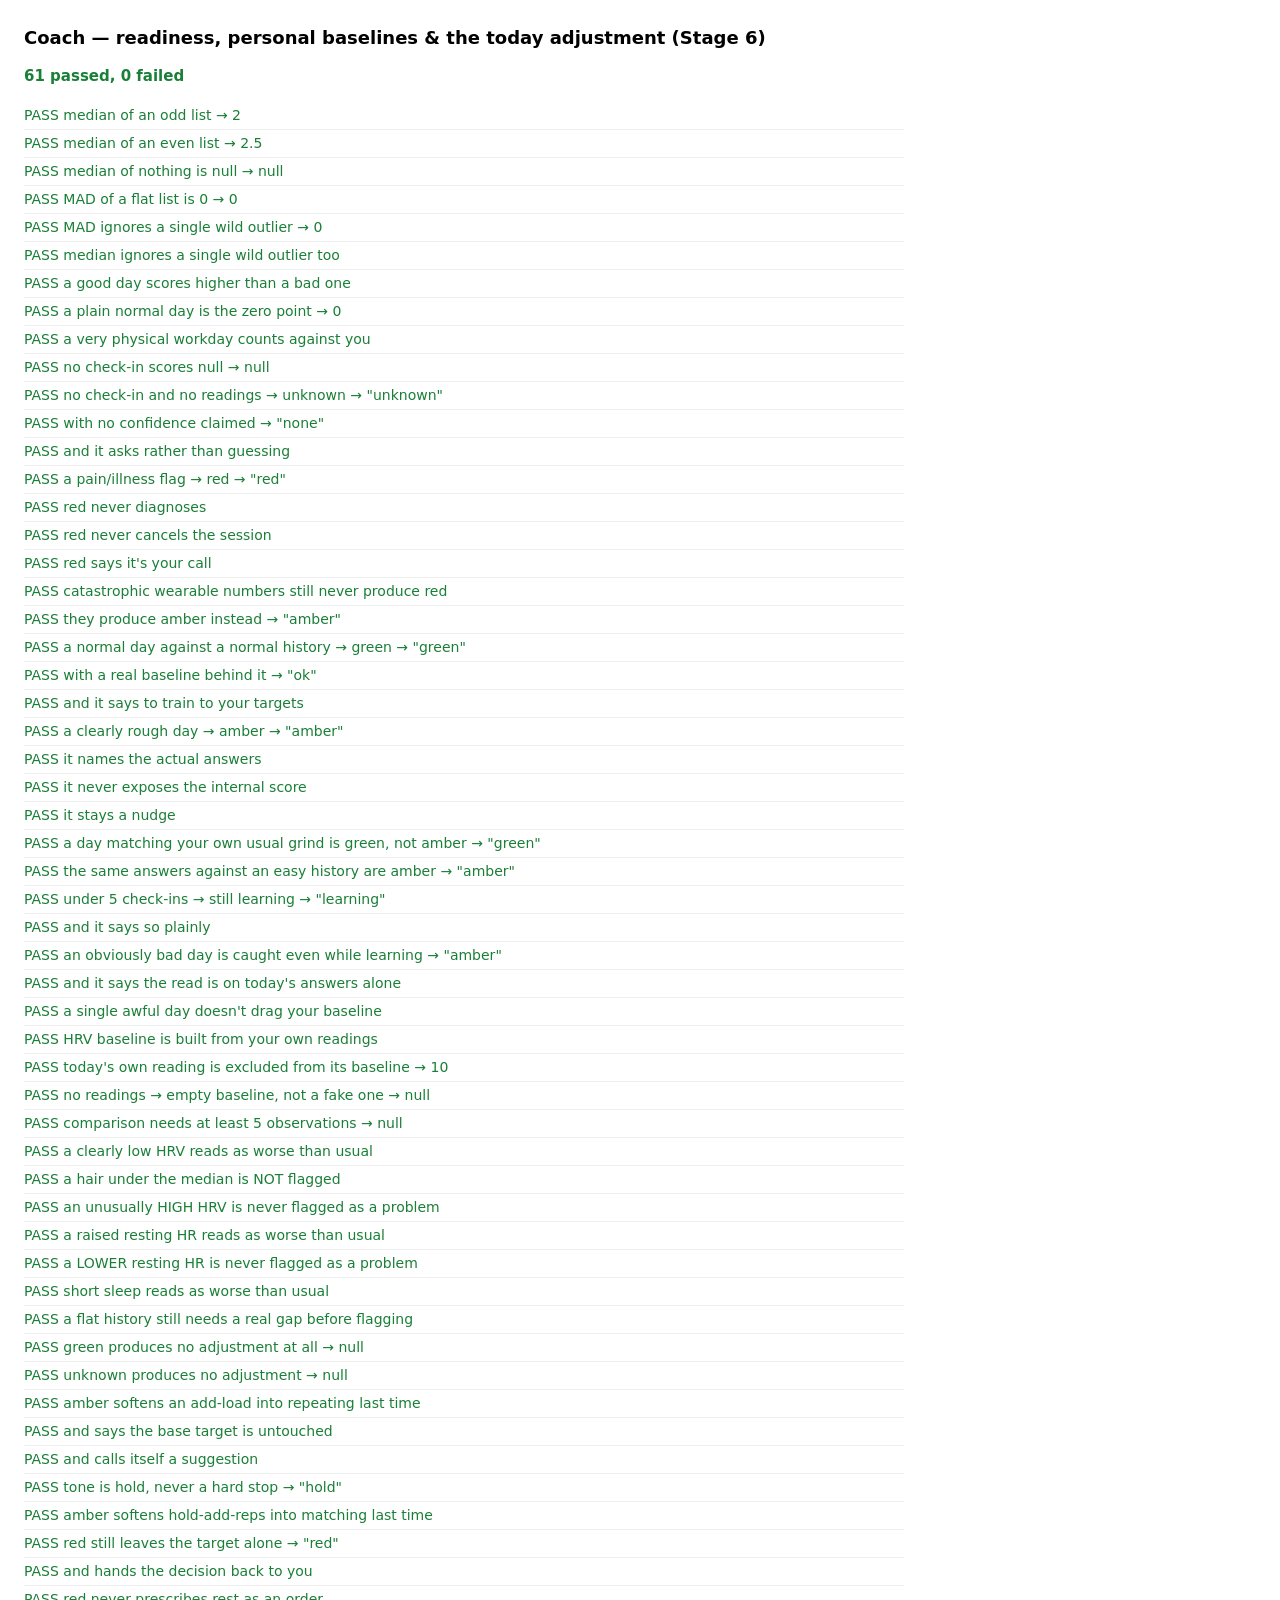
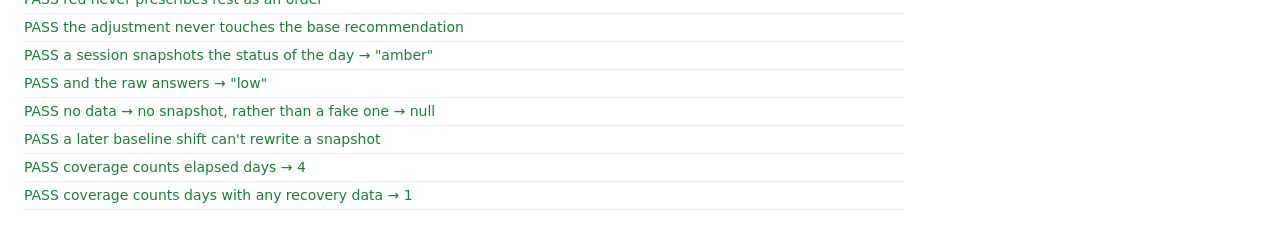
<file: tests/recovery.test.html>
<!doctype html>
<html lang="en">
<head>
<meta charset="utf-8">
<title>Coach — recovery tests</title>
<style>
  body{font:14px/1.5 -apple-system,system-ui,sans-serif; margin:24px; max-width:880px}
  h1{font-size:18px}
  .ok{color:#1a7f37} .fail{color:#c4362a; font-weight:700}
  .row{padding:3px 0; border-bottom:1px solid #eee}
  #summary{margin:14px 0; font-weight:700; font-size:15px}
</style>
</head>
<body>
<h1>Coach — readiness, personal baselines &amp; the today adjustment (Stage 6)</h1>
<div id="summary">running…</div>
<div id="out"></div>

<script src="../js/util.js"></script>
<script src="../js/data.js"></script>
<script src="../js/model.js"></script>
<script>
(function () {
  var M = App.model, out = document.getElementById("out"), pass = 0, fail = 0;
  function ok(name, cond) {
    var d = document.createElement("div");
    d.className = "row " + (cond ? "ok" : "fail");
    d.textContent = (cond ? "PASS  " : "FAIL  ") + name;
    out.appendChild(d); cond ? pass++ : fail++;
  }
  function eq(name, a, b) { ok(name + "  → " + JSON.stringify(a), JSON.stringify(a) === JSON.stringify(b)); }

  var TODAY = M.perthTodayISO();

  function base(extra) {
    return Object.assign({
      settings: { phaseStartDate: M.addDays(TODAY, -35), phaseLengthWeeks: 6, mealPlan: App.NUTRITION_SEED },
      readinessCheckins: [], recoveryReadings: [], sessions: [], exercises: App.EXERCISE_SEED,
      bodyweights: [], nutritionDays: []
    }, extra || {});
  }
  function ci(dateIso, energy, soreness, work, pain, note) {
    return { checkinId: "c" + dateIso, date: dateIso, energy: energy, soreness: soreness,
      workdayLoad: work, painOrIllness: !!pain, note: note || "", createdAt: "" };
  }
  // n normal days ending the day before today
  function normalHistory(n, opts) {
    opts = opts || {};
    var list = [];
    for (var i = n; i >= 1; i--) {
      list.push(ci(M.addDays(TODAY, -i), opts.energy || "normal", opts.soreness || "low", opts.work || "normal"));
    }
    return list;
  }

  // ---- robust statistics ----
  eq("median of an odd list", M.median([3, 1, 2]), 2);
  eq("median of an even list", M.median([1, 2, 3, 4]), 2.5);
  eq("median of nothing is null", M.median([]), null);
  eq("MAD of a flat list is 0", M.mad([5, 5, 5, 5]), 0);
  eq("MAD ignores a single wild outlier", M.mad([10, 10, 10, 10, 10, 200]), 0);
  ok("median ignores a single wild outlier too", M.median([10, 10, 10, 10, 10, 200]) === 10);

  // ---- subjective scoring ----
  ok("a good day scores higher than a bad one",
    M.subjectiveScore(ci("x", "high", "low", "light")) > M.subjectiveScore(ci("x", "low", "high", "very-physical")));
  eq("a plain normal day is the zero point", M.subjectiveScore(ci("x", "normal", "low", "normal")), 0);
  ok("a very physical workday counts against you",
    M.subjectiveScore(ci("x", "normal", "low", "very-physical")) < M.subjectiveScore(ci("x", "normal", "low", "normal")));
  eq("no check-in scores null", M.subjectiveScore(null), null);

  // ---- no data ----
  var none = M.readiness(base(), TODAY);
  eq("no check-in and no readings → unknown", none.status, "unknown");
  eq("   with no confidence claimed", none.confidence, "none");
  ok("   and it asks rather than guessing", /Ten seconds/.test(none.detail));

  // ---- red is only ever self-reported ----
  var pain = M.readiness(base({ readinessCheckins: normalHistory(10).concat([ci(TODAY, "normal", "low", "normal", true)]) }), TODAY);
  eq("a pain/illness flag → red", pain.status, "red");
  ok("   red never diagnoses", !/overtrain|illness is|you are (sick|ill)|injur(y|ed)/i.test(pain.detail));
  ok("   red never cancels the session", /Nothing has been cancelled/.test(pain.detail));
  ok("   red says it's your call", /your call/i.test(pain.detail));

  // a terrible wearable reading alone must NOT be red
  var terribleHrv = base({
    recoveryReadings: (function () {
      var list = [];
      for (var i = 20; i >= 1; i--) list.push({ date: M.addDays(TODAY, -i), hrvMs: 50, restingHrBpm: 50, sleepHours: 7.5 });
      list.push({ date: TODAY, hrvMs: 12, restingHrBpm: 75, sleepHours: 3 });
      return list;
    })()
  });
  var tw = M.readiness(terribleHrv, TODAY);
  ok("catastrophic wearable numbers still never produce red", tw.status !== "red");
  eq("   they produce amber instead", tw.status, "amber");

  // ---- green ----
  var green = M.readiness(base({ readinessCheckins: normalHistory(10).concat([ci(TODAY, "normal", "low", "normal")]) }), TODAY);
  eq("a normal day against a normal history → green", green.status, "green");
  eq("   with a real baseline behind it", green.confidence, "ok");
  ok("   and it says to train to your targets", /train to your targets/i.test(green.detail));

  // ---- amber ----
  var rough = M.readiness(base({ readinessCheckins: normalHistory(10).concat([ci(TODAY, "low", "high", "very-physical")]) }), TODAY);
  eq("a clearly rough day → amber", rough.status, "amber");
  ok("   it names the actual answers", /energy low/.test(rough.detail) && /soreness high/.test(rough.detail));
  ok("   it never exposes the internal score", !/usual 0\b/.test(rough.detail));
  ok("   it stays a nudge", /nudge, not a rule/.test(rough.detail));

  // ---- baselines are personal ----
  // Someone who is ALWAYS moderately sore shouldn't be flagged for it.
  var alwaysSore = base({
    readinessCheckins: normalHistory(14, { soreness: "moderate", work: "very-physical" })
      .concat([ci(TODAY, "normal", "moderate", "very-physical")])
  });
  eq("a day matching your own usual grind is green, not amber", M.readiness(alwaysSore, TODAY).status, "green");
  // ...but the same answers against an easy history are amber
  var usuallyFresh = base({
    readinessCheckins: normalHistory(14, { energy: "high", soreness: "low", work: "light" })
      .concat([ci(TODAY, "low", "high", "very-physical")])
  });
  eq("the same answers against an easy history are amber", M.readiness(usuallyFresh, TODAY).status, "amber");

  // ---- learning phase ----
  var learning = M.readiness(base({ readinessCheckins: [ci(M.addDays(TODAY, -1), "normal", "low", "normal"), ci(TODAY, "normal", "low", "normal")] }), TODAY);
  eq("under 5 check-ins → still learning", learning.confidence, "learning");
  ok("   and it says so plainly", /learning your normal|After about/.test(learning.detail));
  var learningBad = M.readiness(base({ readinessCheckins: [ci(TODAY, "low", "high", "normal")] }), TODAY);
  eq("an obviously bad day is caught even while learning", learningBad.status, "amber");
  ok("   and it says the read is on today's answers alone", /today's answers alone/.test(learningBad.detail));

  // ---- one bad night must not move the baseline it's judged against ----
  ok("a single awful day doesn't drag your baseline", (function () {
    var list = normalHistory(20);
    list[5] = ci(list[5].date, "low", "high", "very-physical");    // one terrible day in history
    var s = base({ readinessCheckins: list.concat([ci(TODAY, "normal", "low", "normal")]) });
    return M.readiness(s, TODAY).status === "green";
  })());

  // ---- numeric baselines ----
  var b = M.recoveryBaselines(base({
    recoveryReadings: (function () {
      var l = []; for (var i = 10; i >= 1; i--) l.push({ date: M.addDays(TODAY, -i), hrvMs: 48 + (i % 3), restingHrBpm: 51, sleepHours: 7.4 });
      return l;
    })()
  }), TODAY);
  ok("HRV baseline is built from your own readings", b.hrvMs.n === 10 && b.hrvMs.median >= 48 && b.hrvMs.median <= 50);
  eq("today's own reading is excluded from its baseline", b.restingHrBpm.n, 10);
  eq("no readings → empty baseline, not a fake one", M.recoveryBaselines(base(), TODAY).hrvMs.median, null);

  // +1 = higher is better (HRV, sleep); -1 = higher is worse (resting HR)
  eq("comparison needs at least 5 observations",
    M.compareToBaseline(30, { median: 50, mad: 4, n: 3 }, 1), null);
  ok("a clearly low HRV reads as worse than usual",
    M.compareToBaseline(30, { median: 50, mad: 4, n: 10 }, 1).low === true);
  ok("a hair under the median is NOT flagged",
    M.compareToBaseline(49.5, { median: 50, mad: 4, n: 10 }, 1).low === false);
  ok("an unusually HIGH HRV is never flagged as a problem",
    M.compareToBaseline(70, { median: 50, mad: 4, n: 10 }, 1).low === false);
  ok("a raised resting HR reads as worse than usual",
    M.compareToBaseline(62, { median: 50, mad: 3, n: 10 }, -1).low === true);
  ok("a LOWER resting HR is never flagged as a problem",
    M.compareToBaseline(44, { median: 50, mad: 3, n: 10 }, -1).low === false);
  ok("short sleep reads as worse than usual",
    M.compareToBaseline(4.5, { median: 7.5, mad: 0.6, n: 10 }, 1).low === true);
  ok("a flat history still needs a real gap before flagging",
    M.compareToBaseline(49, { median: 50, mad: 0, n: 10 }, 1).low === false);

  // ---- the today adjustment ----
  function recWith(action, target, inc) {
    return { base: { action: action, targetWeightKg: target, incrementKg: inc, tone: "push", headline: "x", reason: "y" } };
  }
  var greenState = base({ readinessCheckins: normalHistory(10).concat([ci(TODAY, "normal", "low", "normal")]) });
  eq("green produces no adjustment at all", M.todayAdjustment(greenState, recWith("add-load", 82.5, 2.5), TODAY), null);
  eq("unknown produces no adjustment", M.todayAdjustment(base(), recWith("add-load", 82.5, 2.5), TODAY), null);

  var amberState = base({ readinessCheckins: normalHistory(10).concat([ci(TODAY, "low", "high", "very-physical")]) });
  var adj = M.todayAdjustment(amberState, recWith("add-load", 82.5, 2.5), TODAY);
  ok("amber softens an add-load into repeating last time", /repeating 80 kg/.test(adj.detail));
  ok("   and says the base target is untouched", /target above is unchanged/.test(adj.detail));
  ok("   and calls itself a suggestion", /suggestion, not a change/.test(adj.detail));
  eq("   tone is hold, never a hard stop", adj.tone, "hold");

  var adjHold = M.todayAdjustment(amberState, recWith("hold-add-reps", 80, 2.5), TODAY);
  ok("amber softens hold-add-reps into matching last time", /matching last session/.test(adjHold.detail));

  var painState = base({ readinessCheckins: normalHistory(10).concat([ci(TODAY, "normal", "low", "normal", true)]) });
  var adjRed = M.todayAdjustment(painState, recWith("add-load", 82.5, 2.5), TODAY);
  eq("red still leaves the target alone", adjRed.status, "red");
  ok("   and hands the decision back to you", /yours to decide/.test(adjRed.detail));
  ok("   red never prescribes rest as an order", !/you must|do not train|stop training/i.test(adjRed.detail));

  // the adjustment must never mutate the recommendation it was given
  ok("the adjustment never touches the base recommendation", (function () {
    var rec = recWith("add-load", 82.5, 2.5);
    var before = JSON.stringify(rec);
    M.todayAdjustment(amberState, rec, TODAY);
    return JSON.stringify(rec) === before;
  })());

  // ---- snapshots ----
  var snap = M.recoverySnapshotFor(amberState, TODAY);
  eq("a session snapshots the status of the day", snap.status, "amber");
  eq("   and the raw answers", snap.checkin.energy, "low");
  eq("no data → no snapshot, rather than a fake one", M.recoverySnapshotFor(base(), TODAY), null);
  ok("a later baseline shift can't rewrite a snapshot", (function () {
    var s = JSON.parse(JSON.stringify(snap));
    for (var i = 21; i <= 40; i++) amberState.readinessCheckins.push(ci(M.addDays(TODAY, -i), "low", "high", "very-physical"));
    return JSON.stringify(s) === JSON.stringify(snap);
  })());

  // ---- coverage ----
  var cov = M.recoveryCoverage(base({ readinessCheckins: [ci(M.addDays(TODAY, -1), "normal", "low", "normal")] }),
    M.addDays(TODAY, -3), TODAY);
  eq("coverage counts elapsed days", cov.days, 4);
  eq("coverage counts days with any recovery data", cov.checked, 1);

  document.getElementById("summary").innerHTML =
    (fail === 0 ? '<span class="ok">' : '<span class="fail">') + pass + " passed, " + fail + " failed</span>";
})();
</script>
</body>
</html>
</file>
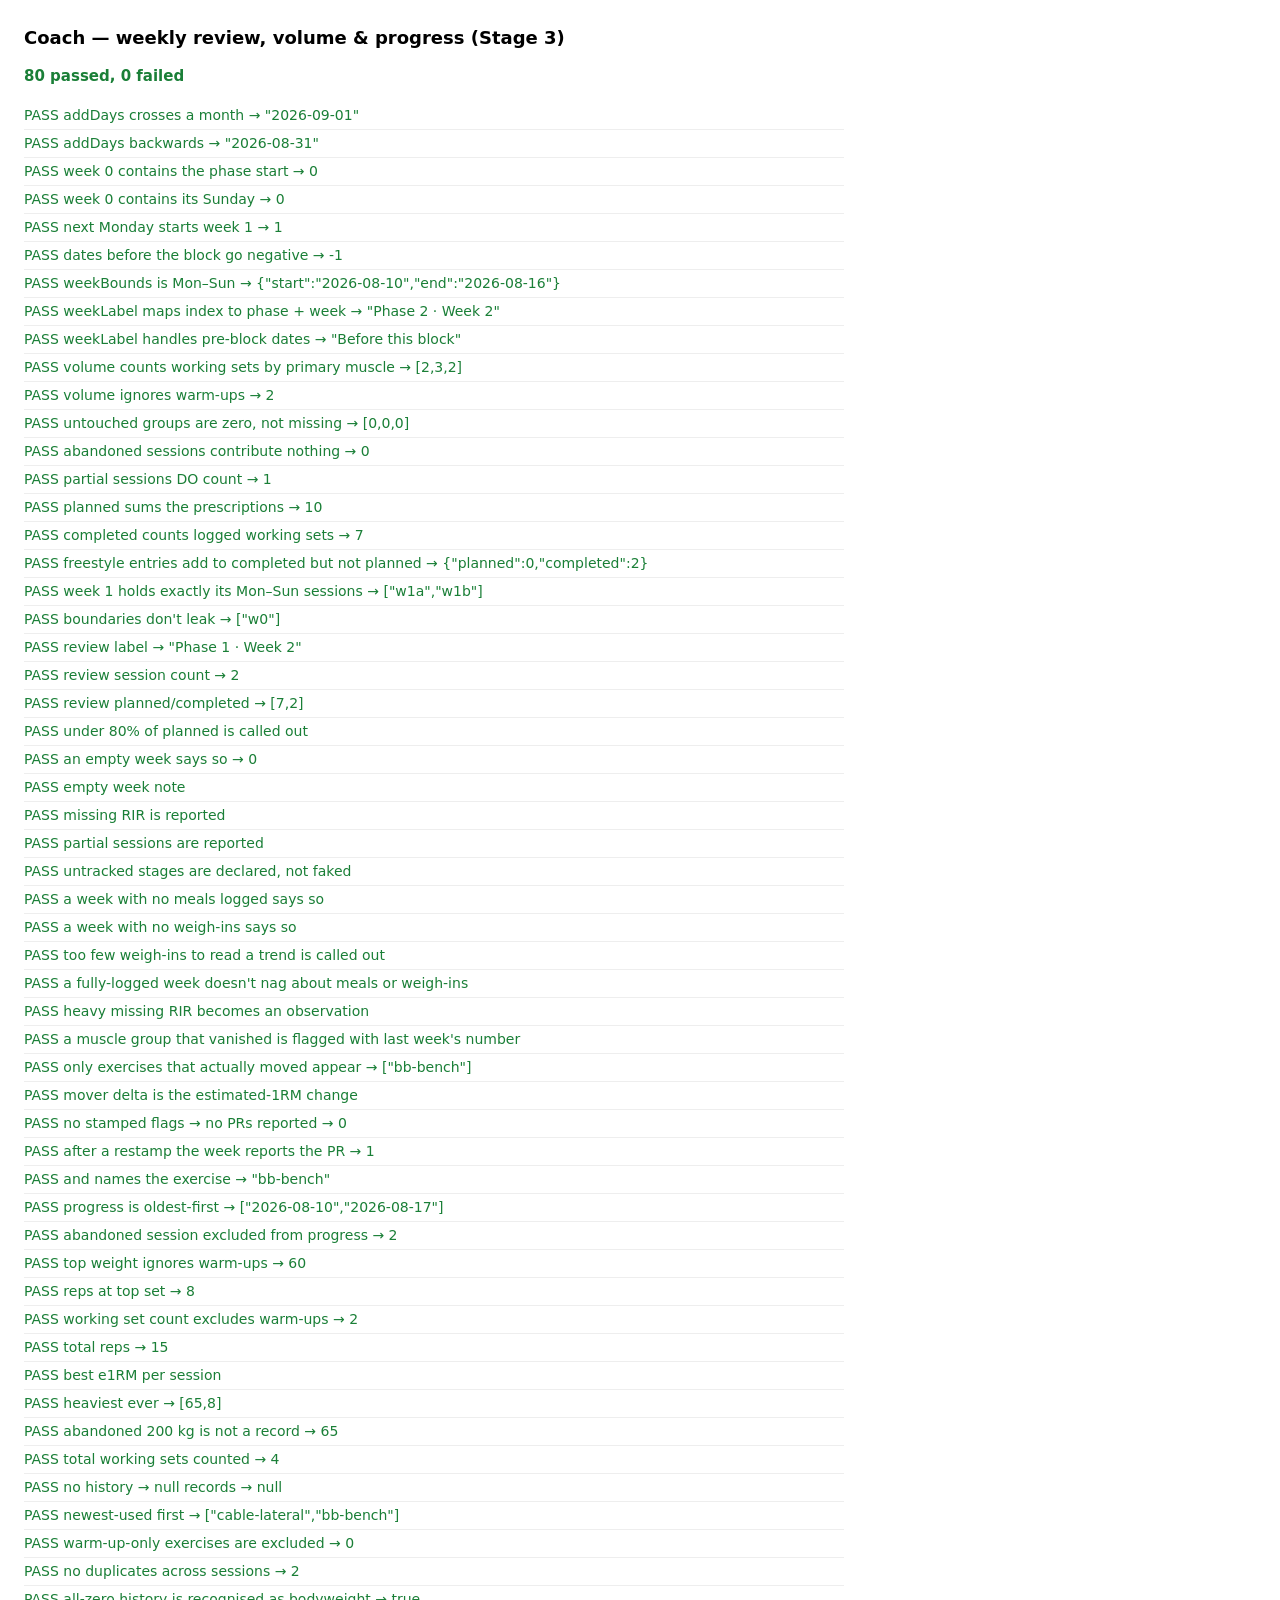
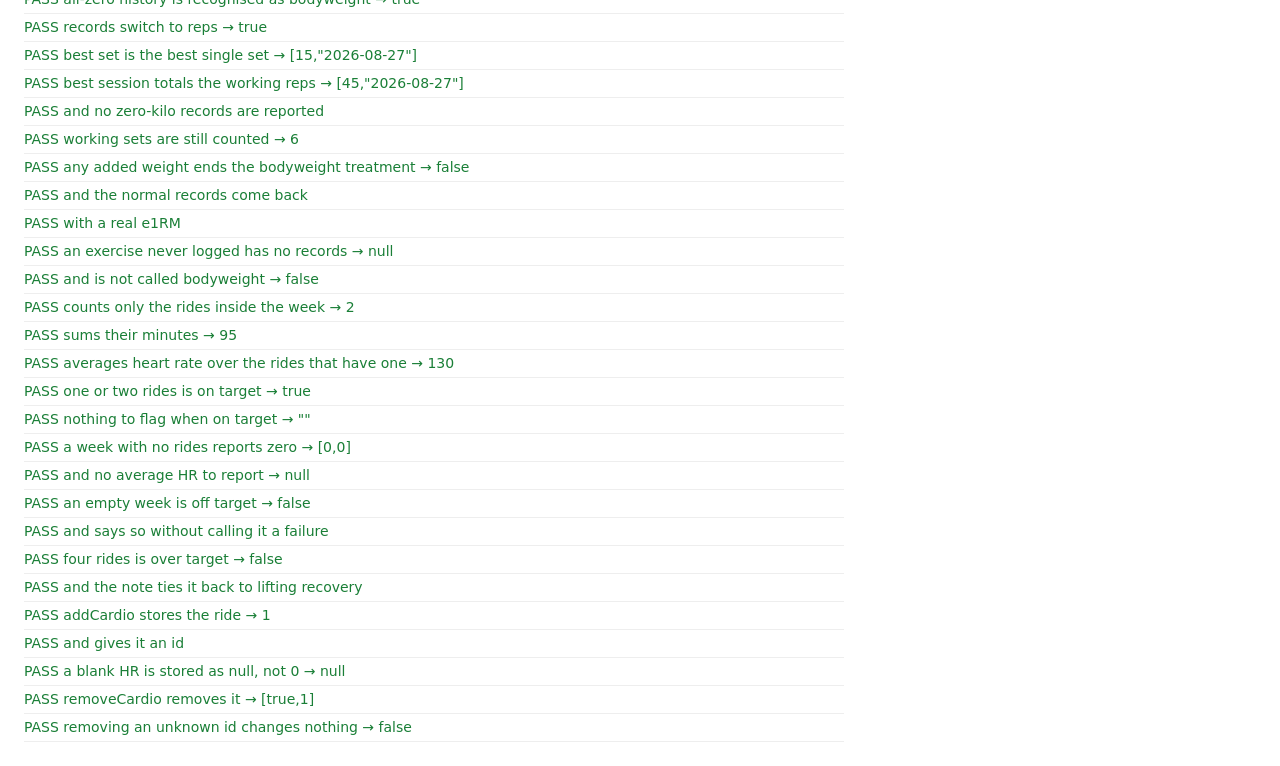
<file: tests/review.test.html>
<!doctype html>
<html lang="en">
<head>
<meta charset="utf-8">
<title>Coach — review &amp; progress tests</title>
<style>
  body{font:14px/1.5 -apple-system,system-ui,sans-serif; margin:24px; max-width:820px}
  h1{font-size:18px}
  .ok{color:#1a7f37} .fail{color:#c4362a; font-weight:700}
  .row{padding:3px 0; border-bottom:1px solid #eee}
  #summary{margin:14px 0; font-weight:700; font-size:15px}
</style>
</head>
<body>
<h1>Coach — weekly review, volume &amp; progress (Stage 3)</h1>
<div id="summary">running…</div>
<div id="out"></div>

<script src="../js/util.js"></script>
<script src="../js/data.js"></script>
<script src="../js/model.js"></script>
<script>
(function () {
  var M = App.model, out = document.getElementById("out"), pass = 0, fail = 0;
  function ok(name, cond) {
    var d = document.createElement("div");
    d.className = "row " + (cond ? "ok" : "fail");
    d.textContent = (cond ? "PASS  " : "FAIL  ") + name;
    out.appendChild(d); cond ? pass++ : fail++;
  }
  function eq(name, a, b) { ok(name + "  → " + JSON.stringify(a), JSON.stringify(a) === JSON.stringify(b)); }
  function S(w, r, rir, t) { return { id: "x", order: 0, type: t || "working", weightKg: w, reps: r, rir: rir === undefined ? 2 : rir, e1rm: M.epley(w, r), prFlags: [] }; }

  var SETTINGS = { phaseStartDate: "2026-08-03", phaseLengthWeeks: 6 };   // a Monday

  // ---- week maths ----
  eq("addDays crosses a month", M.addDays("2026-08-31", 1), "2026-09-01");
  eq("addDays backwards", M.addDays("2026-09-01", -1), "2026-08-31");
  eq("week 0 contains the phase start", M.weekIndexOf(SETTINGS, "2026-08-03"), 0);
  eq("week 0 contains its Sunday", M.weekIndexOf(SETTINGS, "2026-08-09"), 0);
  eq("next Monday starts week 1", M.weekIndexOf(SETTINGS, "2026-08-10"), 1);
  eq("dates before the block go negative", M.weekIndexOf(SETTINGS, "2026-08-02"), -1);
  eq("weekBounds is Mon–Sun", M.weekBounds(SETTINGS, 1), { start: "2026-08-10", end: "2026-08-16" });
  eq("weekLabel maps index to phase + week", M.weekLabel(SETTINGS, 7), "Phase 2 · Week 2");
  eq("weekLabel handles pre-block dates", M.weekLabel(SETTINGS, -1), "Before this block");

  // ---- fixtures ----
  function sess(id, date, dayId, entries, status) {
    var pi = M.phaseInfo(SETTINGS, date);
    return { id: id, programVersionId: "pv1", dayId: dayId, dayName: dayId,
      startMode: "scheduled", status: status || "completed",
      startedAt: date + "T16:00:00Z", date: date, phase: pi.phase, week: pi.week,
      rotationPositionSnapshot: 0, advancesRotation: true, entries: entries };
  }
  function entry(exId, sets, planned) {
    return { id: "e" + exId, planSlotId: planned ? "push.s1" : null, exerciseId: exId,
      prescribedExerciseId: exId, slot: planned ? { sets: planned, repLow: 6, repHigh: 9, rir: 2 } : null, sets: sets };
  }
  function state(sessions) {
    return { settings: SETTINGS, exercises: App.EXERCISE_SEED, activeSession: null,
      programVersions: [App.PROGRAM_SEED], activeProgramVersionId: "pv1", sessions: sessions };
  }

  // ---- muscle volume ----
  var volState = state([
    sess("a", "2026-08-10", "push", [
      entry("bb-bench", [S(60, 5, 4, "warmup"), S(60, 8), S(60, 8)], 3),   // chest 2 (warm-up excluded)
      entry("cable-lateral", [S(12, 15), S(12, 15), S(12, 14)], 3)          // shoulders 3
    ]),
    sess("b", "2026-08-12", "lower", [entry("back-squat", [S(100, 8), S(100, 8)], 4)])   // legs 2
  ]);
  var vol = M.muscleVolume(volState, volState.sessions);
  eq("volume counts working sets by primary muscle", [vol.chest, vol.shoulders, vol.legs], [2, 3, 2]);
  eq("volume ignores warm-ups", vol.chest, 2);
  eq("untouched groups are zero, not missing", [vol.back, vol.arms, vol.core], [0, 0, 0]);
  eq("abandoned sessions contribute nothing",
    M.muscleVolume(volState, [sess("z", "2026-08-10", "push", [entry("bb-bench", [S(200, 10)], 3)], "abandoned")]).chest, 0);
  eq("partial sessions DO count",
    M.muscleVolume(volState, [sess("z", "2026-08-10", "push", [entry("bb-bench", [S(60, 10)], 3)], "partial")]).chest, 1);

  // ---- planned vs completed ----
  var pvc = M.plannedVsCompleted(volState.sessions);
  eq("planned sums the prescriptions", pvc.planned, 10);
  eq("completed counts logged working sets", pvc.completed, 7);
  eq("freestyle entries add to completed but not planned",
    M.plannedVsCompleted([sess("f", "2026-08-10", "push", [entry("ab-wheel", [S(0, 12), S(0, 12)], null)])]),
    { planned: 0, completed: 2 });

  // ---- sessionsInWeek ----
  var wkState = state([
    sess("w0", "2026-08-09", "push", [entry("bb-bench", [S(60, 8)], 3)]),   // last day of week 0
    sess("w1a", "2026-08-10", "push", [entry("bb-bench", [S(62.5, 8)], 3)]),
    sess("w1b", "2026-08-16", "pull", [entry("bb-row", [S(70, 8)], 4)]),    // last day of week 1
    sess("w2", "2026-08-17", "push", [entry("bb-bench", [S(65, 8)], 3)])
  ]);
  eq("week 1 holds exactly its Mon–Sun sessions",
    M.sessionsInWeek(wkState, 1).map(function (s) { return s.id; }), ["w1a", "w1b"]);
  eq("boundaries don't leak", M.sessionsInWeek(wkState, 0).map(function (s) { return s.id; }), ["w0"]);

  // ---- weekly review ----
  var r1 = M.weeklyReview(wkState, 1);
  eq("review label", r1.label, "Phase 1 · Week 2");
  eq("review session count", r1.sessionCount, 2);
  eq("review planned/completed", [r1.planned, r1.completed], [7, 2]);
  ok("under 80% of planned is called out", r1.notes.some(function (n) { return /2 of 7 prescribed/.test(n); }));

  var empty = M.weeklyReview(wkState, 40);
  eq("an empty week says so", empty.sessionCount, 0);
  ok("empty week note", empty.notes.some(function (n) { return /No sessions logged/.test(n); }));

  // missing-data reporting
  var missState = state([
    sess("m1", "2026-08-10", "push", [entry("bb-bench", [S(60, 8, null), S(60, 8, 2)], 3)], "partial")
  ]);
  var rm = M.weeklyReview(missState, 1);
  ok("missing RIR is reported", rm.missing.some(function (m) { return /1 of 2 working sets had no RIR/.test(m); }));
  ok("partial sessions are reported", rm.missing.some(function (m) { return /finished as partial/.test(m); }));
  ok("untracked stages are declared, not faked", rm.missing.some(function (m) { return /isn't tracked yet/.test(m); }));
  ok("a week with no meals logged says so", rm.missing.some(function (m) { return /No meal checkpoints logged/.test(m); }));
  ok("a week with no weigh-ins says so", rm.missing.some(function (m) { return /No weigh-ins this week/.test(m); }));
  ok("too few weigh-ins to read a trend is called out", (function () {
    var st6 = state([sess("q", "2026-08-10", "push", [entry("bb-bench", [S(60, 8)], 3)])]);
    st6.bodyweights = [{ entryId: "b1", date: "2026-08-11", kg: 83, note: "" },
                       { entryId: "b2", date: "2026-08-13", kg: 83.2, note: "" }];
    return M.weeklyReview(st6, 1).missing.some(function (m) { return /Only 2 weigh-ins this week/.test(m); });
  })());
  ok("a fully-logged week doesn't nag about meals or weigh-ins", (function () {
    var st7 = state([sess("r", "2026-08-10", "push", [entry("bb-bench", [S(60, 8), S(60, 8), S(60, 8)], 3)])]);
    st7.nutritionDays = []; st7.bodyweights = [];
    for (var i = 0; i < 7; i++) {
      var d = M.addDays("2026-08-10", i);
      st7.bodyweights.push({ entryId: "w" + i, date: d, kg: 83 + i * 0.03, note: "" });
      st7.nutritionDays.push({ date: d, checkpoints: App.NUTRITION_SEED.checkpoints.map(function (c, k) {
        return { index: k, id: c.id, state: "done", largerPortion: false, at: null }; }) });
    }
    st7.settings.mealPlan = App.NUTRITION_SEED;
    var miss = M.weeklyReview(st7, 1).missing.join(" ");
    return !/No meal checkpoints/.test(miss) && !/No weigh-ins/.test(miss) && !/Only \d+ weigh-ins/.test(miss);
  })());
  ok("heavy missing RIR becomes an observation", rm.notes.some(function (n) { return /RIR is missing/.test(n); }));

  // dropped muscle group vs the previous week
  var dropState = state([
    sess("d1", "2026-08-10", "lower", [entry("back-squat", [S(100, 8), S(100, 8)], 4)]),
    sess("d2", "2026-08-17", "push", [entry("bb-bench", [S(60, 8), S(60, 8)], 3)])
  ]);
  var rd = M.weeklyReview(dropState, 2);
  ok("a muscle group that vanished is flagged with last week's number",
    rd.notes.some(function (n) { return /No legs sets this week/.test(n) && /2 legs last week/.test(n); }));

  // movers: only meaningful changes, biggest first
  var movState = state([
    sess("v1", "2026-08-10", "push", [entry("bb-bench", [S(60, 8)], 3), entry("ohp", [S(40, 8)], 3)]),
    sess("v2", "2026-08-17", "push", [entry("bb-bench", [S(70, 8)], 3), entry("ohp", [S(40, 8)], 3)])
  ]);
  var rv = M.weeklyReview(movState, 2);
  eq("only exercises that actually moved appear", rv.movers.map(function (m) { return m.exerciseId; }), ["bb-bench"]);
  ok("mover delta is the estimated-1RM change", Math.abs(rv.movers[0].deltaE1rm - (M.epley(70, 8) - M.epley(60, 8))) < 0.02);
  // the review reports the PR flags stamped at save time, it doesn't re-derive them
  eq("no stamped flags → no PRs reported", rv.prs.length, 0);
  M.recomputeAllPRs(movState);
  eq("after a restamp the week reports the PR", M.weeklyReview(movState, 2).prs.length, 1);
  eq("and names the exercise", M.weeklyReview(movState, 2).prs[0].exerciseId, "bb-bench");

  // ---- per-exercise progress ----
  var progState = state([
    sess("p1", "2026-08-10", "push", [entry("bb-bench", [S(50, 5, 4, "warmup"), S(60, 8), S(60, 7)], 3)]),
    sess("p2", "2026-08-17", "push", [entry("bb-bench", [S(65, 8), S(65, 6)], 3)]),
    sess("p3", "2026-08-19", "push", [entry("bb-bench", [S(200, 1)], 3)], "abandoned")
  ]);
  var prog = M.exerciseProgress(progState, "bb-bench");
  eq("progress is oldest-first", prog.map(function (p) { return p.date; }), ["2026-08-10", "2026-08-17"]);
  eq("abandoned session excluded from progress", prog.length, 2);
  eq("top weight ignores warm-ups", prog[0].topWeight, 60);
  eq("reps at top set", prog[0].repsAtTop, 8);
  eq("working set count excludes warm-ups", prog[0].setCount, 2);
  eq("total reps", prog[0].totalReps, 15);
  ok("best e1RM per session", Math.abs(prog[1].bestE1rm - M.epley(65, 8)) < 0.02);

  // ---- records ----
  var rec = M.exerciseRecords(progState, "bb-bench");
  eq("heaviest ever", [rec.heaviest.weightKg, rec.heaviest.reps], [65, 8]);
  eq("abandoned 200 kg is not a record", rec.heaviest.weightKg, 65);
  eq("total working sets counted", rec.totalWorkingSets, 4);
  eq("no history → null records", M.exerciseRecords(state([]), "bb-bench"), null);

  // ---- exercisesWithHistory ----
  var listState = state([
    sess("l1", "2026-08-10", "push", [entry("bb-bench", [S(60, 8)], 3), entry("ohp", [S(40, 5, 4, "warmup")], 3)]),
    sess("l2", "2026-08-17", "push", [entry("cable-lateral", [S(12, 15)], 3)])
  ]);
  var hist = M.exercisesWithHistory(listState);
  eq("newest-used first", hist.map(function (h) { return h.exerciseId; }), ["cable-lateral", "bb-bench"]);
  eq("warm-up-only exercises are excluded", hist.filter(function (h) { return h.exerciseId === "ohp"; }).length, 0);
  eq("no duplicates across sessions", hist.length, 2);

  // --- bodyweight exercises ---
  // Epley multiplies by the load, so an unweighted lift has an e1RM of exactly
  // zero. Reporting "0 kg -- best estimated 1RM" as a record looks broken and
  // buries the number that actually moved.
  (function () {
    function sess(date, w, reps) {
      return { id: "s" + date + w, status: "completed", date: date, startedAt: date + "T16:00:00Z",
        entries: [{ exerciseId: "hanging-leg-raise", sets: [0, 1, 2].map(function (i) {
          return { id: "z" + date + w + i, order: i, type: "working", weightKg: w, reps: reps, rir: 1,
            e1rm: M.epley(w, reps), prFlags: [] };
        }) }] };
    }
    var bwState = { exercises: App.EXERCISE_SEED, sessions: [sess("2026-08-20", 0, 12), sess("2026-08-27", 0, 15)] };

    eq("all-zero history is recognised as bodyweight",
      M.isBodyweightHistory(bwState, "hanging-leg-raise"), true);
    var r = M.exerciseRecords(bwState, "hanging-leg-raise");
    eq("records switch to reps", r.bodyweight, true);
    eq("best set is the best single set", [r.bestSet.reps, r.bestSet.date], [15, "2026-08-27"]);
    eq("best session totals the working reps", [r.bestSession.reps, r.bestSession.date], [45, "2026-08-27"]);
    ok("and no zero-kilo records are reported", r.heaviest === undefined && r.bestE1rm === undefined);
    eq("working sets are still counted", r.totalWorkingSets, 6);

    // one weighted set and it is a weighted exercise again
    var mixed = { exercises: App.EXERCISE_SEED,
      sessions: bwState.sessions.concat([sess("2026-09-03", 10, 8)]) };
    eq("any added weight ends the bodyweight treatment",
      M.isBodyweightHistory(mixed, "hanging-leg-raise"), false);
    var r2 = M.exerciseRecords(mixed, "hanging-leg-raise");
    ok("and the normal records come back", !r2.bodyweight && r2.heaviest.weightKg === 10);
    ok("with a real e1RM", r2.bestE1rm.value > 0);

    // no history at all is still null, not a bodyweight claim
    eq("an exercise never logged has no records",
      M.exerciseRecords({ exercises: App.EXERCISE_SEED, sessions: [] }, "hanging-leg-raise"), null);
    eq("and is not called bodyweight",
      M.isBodyweightHistory({ exercises: App.EXERCISE_SEED, sessions: [] }, "hanging-leg-raise"), false);
  })();

  // --- cardio: the easy Zone 2 rides ---
  (function () {
    var settings = { phaseStartDate: "2026-01-01", phaseLengthWeeks: 6 };
    function stC(rides) { return { settings: settings, sessions: [], cardioSessions: rides }; }
    function ride(date, mins, hr) { return { id: "c" + date + mins, date: date, kind: "bike", minutes: mins, avgHrBpm: hr == null ? null : hr }; }

    // week 0 = 2026-01-01 .. 2026-01-07
    var stc = stC([ride("2026-01-02", 45, 132), ride("2026-01-05", 50, 128), ride("2026-01-20", 40, null)]);
    var w0 = M.cardioSummary(stc, 0);
    eq("counts only the rides inside the week", w0.rides, 2);
    eq("sums their minutes", w0.minutes, 95);
    eq("averages heart rate over the rides that have one", w0.avgHrBpm, 130);
    eq("one or two rides is on target", w0.onTarget, true);
    eq("nothing to flag when on target", w0.note, "");

    var none = M.cardioSummary(stC([]), 0);
    eq("a week with no rides reports zero", [none.rides, none.minutes], [0, 0]);
    eq("and no average HR to report", none.avgHrBpm, null);
    eq("an empty week is off target", none.onTarget, false);
    ok("and says so without calling it a failure",
      /optional/.test(none.note) && /choice rather than a failure/.test(none.note));

    var many = M.cardioSummary(stC([ride("2026-01-02", 40), ride("2026-01-03", 40),
      ride("2026-01-04", 40), ride("2026-01-05", 40)]), 0);
    eq("four rides is over target", many.onTarget, false);
    ok("and the note ties it back to lifting recovery", /recover/.test(many.note));

    var live = { settings: settings, sessions: [], cardioSessions: [] };
    var added = M.addCardio(live, { date: "2026-01-02", minutes: 45, avgHrBpm: 130 });
    eq("addCardio stores the ride", live.cardioSessions.length, 1);
    ok("and gives it an id", !!added.id);
    eq("a blank HR is stored as null, not 0",
      M.addCardio(live, { date: "2026-01-03", minutes: 30, avgHrBpm: "" }).avgHrBpm, null);
    eq("removeCardio removes it", [M.removeCardio(live, added.id), live.cardioSessions.length], [true, 1]);
    eq("removing an unknown id changes nothing", M.removeCardio(live, "nope"), false);
  })();

  document.getElementById("summary").innerHTML =
    (fail === 0 ? '<span class="ok">' : '<span class="fail">') + pass + " passed, " + fail + " failed</span>";
})();
</script>
</body>
</html>
</file>
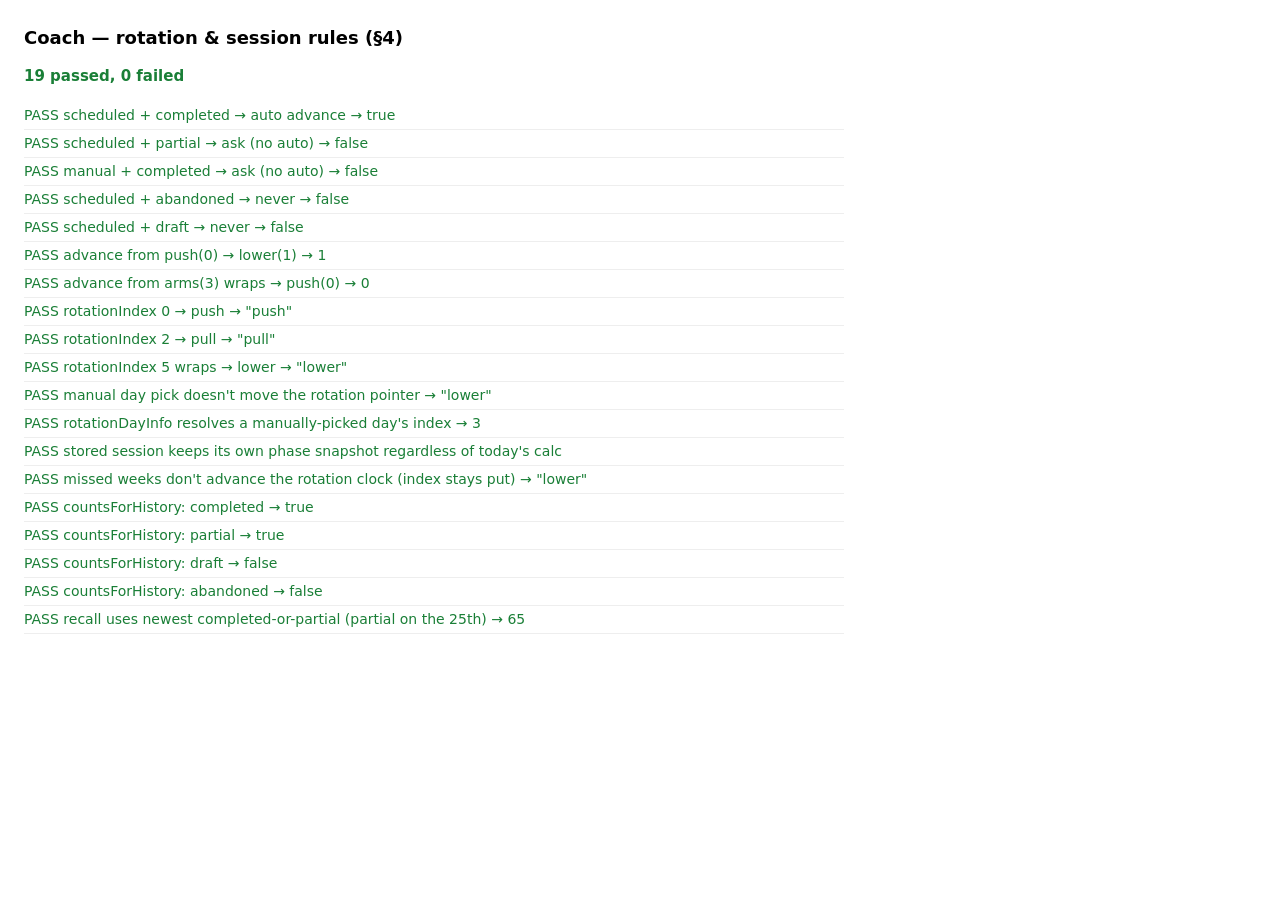
<file: tests/rotation.test.html>
<!doctype html>
<html lang="en">
<head>
<meta charset="utf-8">
<title>Coach — rotation & session-rule tests</title>
<style>
  body{font:14px/1.5 -apple-system,system-ui,sans-serif; margin:24px; max-width:820px}
  h1{font-size:18px}
  .ok{color:#1a7f37} .fail{color:#c4362a; font-weight:700}
  .row{padding:3px 0; border-bottom:1px solid #eee}
  #summary{margin:14px 0; font-weight:700; font-size:15px}
</style>
</head>
<body>
<h1>Coach — rotation &amp; session rules (§4)</h1>
<div id="summary">running…</div>
<div id="out"></div>

<script src="../js/util.js"></script>
<script src="../js/data.js"></script>
<script src="../js/model.js"></script>
<script>
(function () {
  var M = App.model, out = document.getElementById("out"), pass = 0, fail = 0;
  function ok(name, cond) {
    var d = document.createElement("div");
    d.className = "row " + (cond ? "ok" : "fail");
    d.textContent = (cond ? "PASS  " : "FAIL  ") + name;
    out.appendChild(d);
    cond ? pass++ : fail++;
  }
  function eq(name, a, b) { ok(name + "  → " + JSON.stringify(a), JSON.stringify(a) === JSON.stringify(b)); }

  var ORDER = ["push", "lower", "pull", "arms"];

  // --- auto-advance rule ---
  eq("scheduled + completed → auto advance", M.rotationShouldAutoAdvance("scheduled", "completed"), true);
  eq("scheduled + partial → ask (no auto)", M.rotationShouldAutoAdvance("scheduled", "partial"), false);
  eq("manual + completed → ask (no auto)", M.rotationShouldAutoAdvance("manual", "completed"), false);
  eq("scheduled + abandoned → never", M.rotationShouldAutoAdvance("scheduled", "abandoned"), false);
  eq("scheduled + draft → never", M.rotationShouldAutoAdvance("scheduled", "draft"), false);

  // --- index maths ---
  eq("advance from push(0) → lower(1)", M.advanceRotationIndex(4, 0), 1);
  eq("advance from arms(3) wraps → push(0)", M.advanceRotationIndex(4, 3), 0);

  // --- nextDay reads the rotation clock ---
  function stateAt(idx, manualDayId) {
    return {
      rotationIndex: idx, manualDayId: manualDayId || null,
      activeProgramVersionId: "pv1",
      programVersions: [{ id: "pv1", effectiveStartDate: "2000-01-01", trainingDayOrder: ORDER,
        days: ORDER.map(function (d) { return { id: d, name: d, slots: [] }; }) }]
    };
  }
  eq("rotationIndex 0 → push", M.nextDay(stateAt(0)).dayId, "push");
  eq("rotationIndex 2 → pull", M.nextDay(stateAt(2)).dayId, "pull");
  eq("rotationIndex 5 wraps → lower", M.nextDay(stateAt(5)).dayId, "lower");
  eq("manual day pick doesn't move the rotation pointer", M.nextDay(stateAt(1, "arms")).dayId, "lower");
  eq("rotationDayInfo resolves a manually-picked day's index", M.rotationDayInfo(stateAt(1, "arms"), "arms").dayIndex, 3);

  // --- calendar clock is independent of missed sessions ---
  // A session stores its own phase/week snapshot; changing the phase start
  // date later must not rewrite it, and missed weeks don't touch rotation.
  var storedSession = { phase: 2, week: 3, rotationPositionSnapshot: 1, status: "completed" };
  var laterCalc = M.phaseInfo({ phaseStartDate: "2020-01-01", phaseLengthWeeks: 6 }, "2026-09-01");
  ok("stored session keeps its own phase snapshot regardless of today's calc",
    storedSession.phase === 2 && laterCalc.phase !== 2);
  eq("missed weeks don't advance the rotation clock (index stays put)", M.nextDay(stateAt(1)).dayId, "lower");

  // --- last-time recall / history counting ---
  function sess(id, status, w) {
    return { id: id, status: status, startedAt: "2026-08-2" + id + "T16:00:00Z", date: "2026-08-2" + id, phase: 1, week: 1,
      entries: [{ exerciseId: "bb-bench", sets: [{ id: "s", weightKg: w, reps: 8, rir: 2, type: "working", e1rm: M.epley(w, 8), prFlags: [] }] }] };
  }
  eq("countsForHistory: completed", M.countsForHistory(sess("1", "completed", 60)), true);
  eq("countsForHistory: partial", M.countsForHistory(sess("1", "partial", 60)), true);
  eq("countsForHistory: draft", M.countsForHistory(sess("1", "draft", 60)), false);
  eq("countsForHistory: abandoned", M.countsForHistory(sess("1", "abandoned", 60)), false);

  var stH = { exercises: App.EXERCISE_SEED, activeSession: null, sessions: [
    sess("1", "completed", 60), sess("3", "abandoned", 300), sess("5", "partial", 65)
  ] };
  eq("recall uses newest completed-or-partial (partial on the 25th)", M.lastPerformance(stH, "bb-bench").sets[0].weightKg, 65);

  document.getElementById("summary").innerHTML =
    (fail === 0 ? '<span class="ok">' : '<span class="fail">') + pass + " passed, " + fail + " failed</span>";
})();
</script>
</body>
</html>
</file>
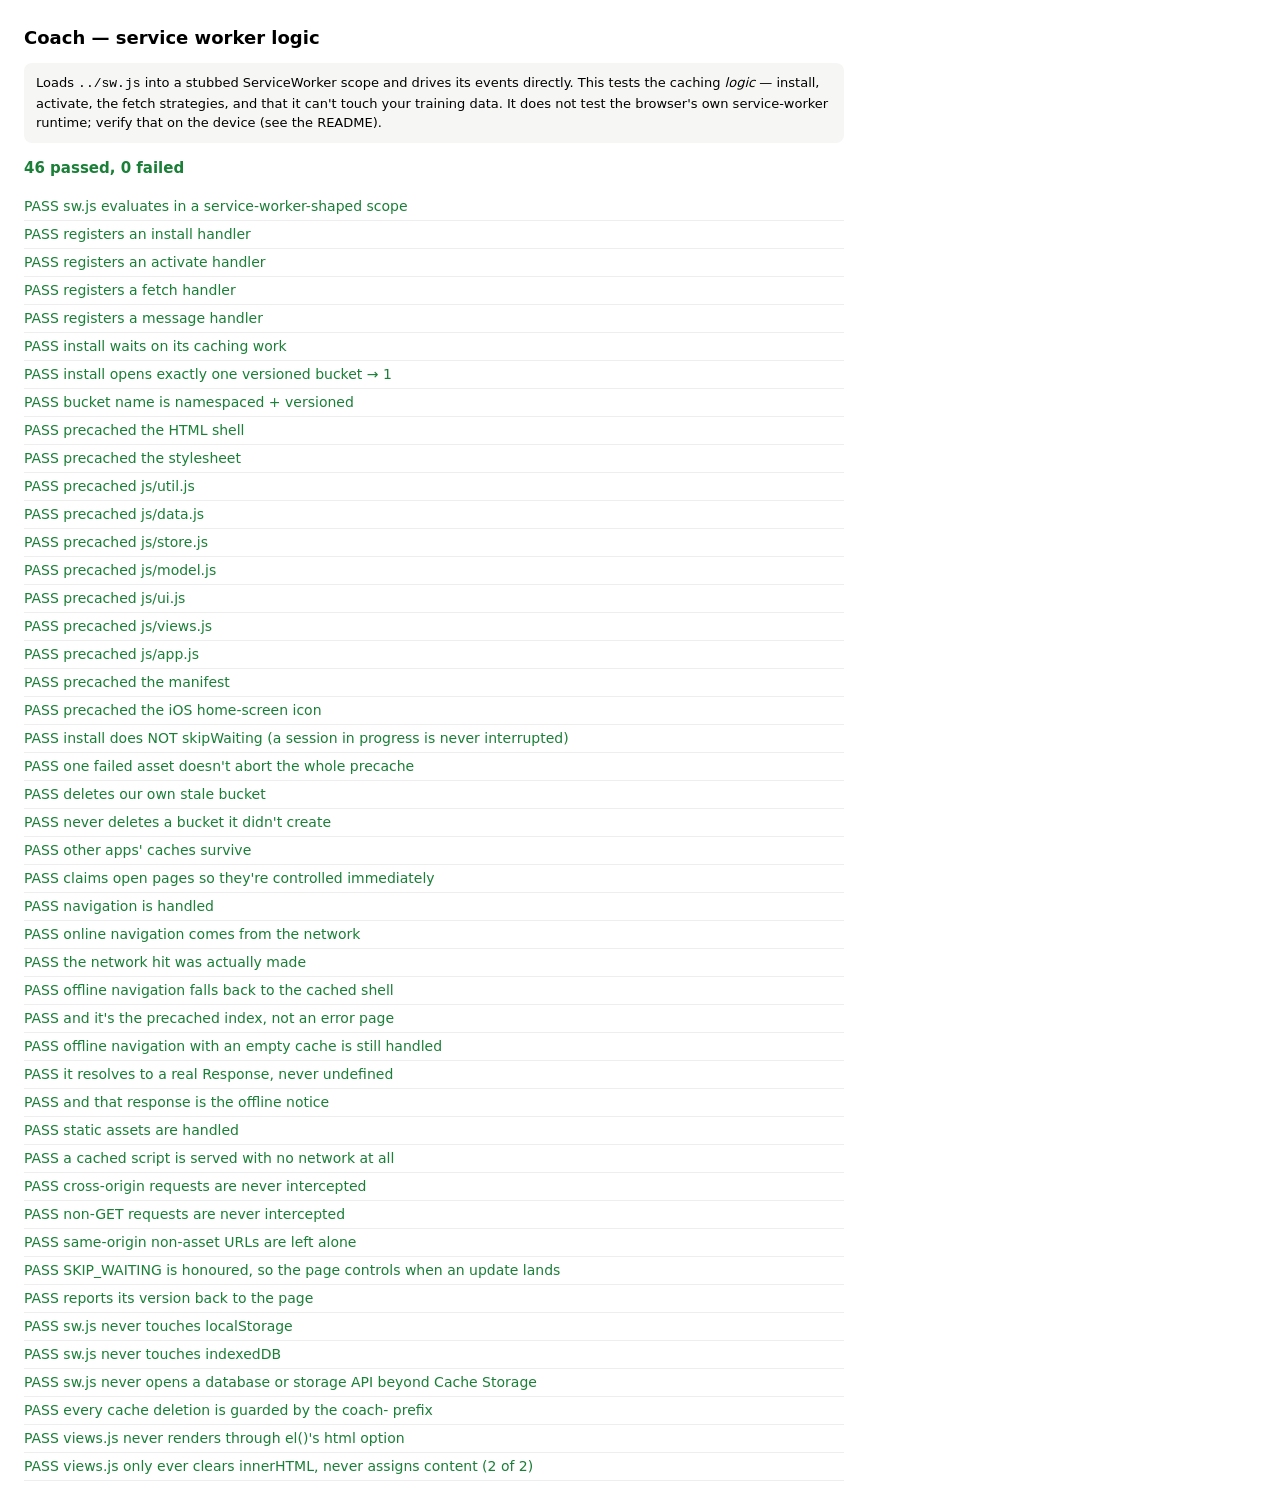
<file: tests/sw.test.html>
<!doctype html>
<html lang="en">
<head>
<meta charset="utf-8">
<title>Coach — service worker tests</title>
<style>
  body{font:14px/1.5 -apple-system,system-ui,sans-serif; margin:24px; max-width:820px}
  h1{font-size:18px}
  .ok{color:#1a7f37} .fail{color:#c4362a; font-weight:700}
  .row{padding:3px 0; border-bottom:1px solid #eee}
  #summary{margin:14px 0; font-weight:700; font-size:15px}
  .note{background:#f6f6f4; padding:10px 12px; border-radius:8px; font-size:13px; margin:12px 0}
</style>
</head>
<body>
<h1>Coach — service worker logic</h1>
<p class="note">Loads <code>../sw.js</code> into a stubbed ServiceWorker scope and drives its
events directly. This tests the caching <em>logic</em> — install, activate, the fetch
strategies, and that it can't touch your training data. It does not test the browser's own
service-worker runtime; verify that on the device (see the README).</p>
<div id="summary">running…</div>
<div id="out"></div>

<script>
(function () {
  var out = document.getElementById("out"), pass = 0, fail = 0;
  function ok(name, cond) {
    var d = document.createElement("div");
    d.className = "row " + (cond ? "ok" : "fail");
    d.textContent = (cond ? "PASS  " : "FAIL  ") + name;
    out.appendChild(d); cond ? pass++ : fail++;
  }
  function eq(name, a, b) { ok(name + "  → " + JSON.stringify(a), JSON.stringify(a) === JSON.stringify(b)); }
  function finish() {
    document.getElementById("summary").innerHTML =
      (fail === 0 ? '<span class="ok">' : '<span class="fail">') + pass + " passed, " + fail + " failed</span>";
  }

  // ---- fake Cache Storage -------------------------------------------
  function FakeCache() { this.map = {}; }
  FakeCache.prototype.add = function (req) {
    var url = typeof req === "string" ? req : req.url;
    if (/BROKEN/.test(url)) return Promise.reject(new Error("404"));
    this.map[norm(url)] = "cached:" + url;
    return Promise.resolve();
  };
  FakeCache.prototype.put = function (req, res) {
    this.map[norm(typeof req === "string" ? req : req.url)] = res;
    return Promise.resolve();
  };
  FakeCache.prototype.match = function (req) {
    return Promise.resolve(this.map[norm(typeof req === "string" ? req : req.url)] || undefined);
  };
  FakeCache.prototype.keys = function () {
    return Promise.resolve(Object.keys(this.map));
  };
  // the test page lives in /tests/, so relative URLs resolve one level deep —
  // normalise everything back to app-root-relative for comparison
  function norm(u) {
    return String(u).replace(/^https?:\/\/[^/]+\//, "").replace(/^tests\//, "").replace(/^/, "./");
  }

  function FakeCaches() { this.buckets = {}; this.deleted = []; }
  FakeCaches.prototype.open = function (name) {
    if (!this.buckets[name]) this.buckets[name] = new FakeCache();
    return Promise.resolve(this.buckets[name]);
  };
  FakeCaches.prototype.keys = function () { return Promise.resolve(Object.keys(this.buckets)); };
  FakeCaches.prototype["delete"] = function (name) {
    this.deleted.push(name);
    delete this.buckets[name];
    return Promise.resolve(true);
  };
  FakeCaches.prototype.match = function (req) {
    var self_ = this, names = Object.keys(this.buckets);
    return (function next(i) {
      if (i >= names.length) return Promise.resolve(undefined);
      return self_.buckets[names[i]].match(req).then(function (hit) { return hit || next(i + 1); });
    })(0);
  };

  // ---- fake ServiceWorkerGlobalScope --------------------------------
  function makeScope() {
    var listeners = {};
    return {
      location: { origin: "http://localhost:8123" },
      skipWaitingCalled: false,
      claimCalled: false,
      clients: { claim: function () { this.parent.claimCalled = true; return Promise.resolve(); } },
      skipWaiting: function () { this.skipWaitingCalled = true; },
      addEventListener: function (t, fn) { (listeners[t] = listeners[t] || []).push(fn); },
      _fire: function (t, ev) { (listeners[t] || []).forEach(function (fn) { fn(ev); }); },
      _has: function (t) { return !!(listeners[t] && listeners[t].length); }
    };
  }

  function evt(extra) {
    var e = Object.assign({ _waits: [], _response: null }, extra);
    e.waitUntil = function (p) { e._waits.push(p); };
    e.respondWith = function (p) { e._response = p; };
    return e;
  }
  function settle(e) { return Promise.all(e._waits); }

  // a request-shaped plain object — a real Request can't be built with
  // mode:"navigate", and sw.js only reads url / method / mode
  function req(url, mode, method) {
    return { url: url, method: method || "GET", mode: mode || "no-cors" };
  }

  // network stub — flip `online` to simulate the gym
  var net = { online: true, calls: [] };
  function fakeFetch(req) {
    var url = typeof req === "string" ? req : req.url;
    net.calls.push(url);
    if (!net.online) return Promise.reject(new TypeError("offline"));
    return Promise.resolve({ ok: true, _url: url, clone: function () { return { _url: url, fromClone: true }; } });
  }

  fetch("../sw.js").then(function (r) { return r.text(); }).then(function (src) {
    var scope = makeScope();
    scope.clients.parent = scope;
    var cachesStub = new FakeCaches();

    // evaluate the real sw.js against our stubs
    try {
      new Function("self", "caches", "fetch", "Request", "Response", "URL", "console", src)(
        scope, cachesStub, fakeFetch, Request, Response, URL, console);
      ok("sw.js evaluates in a service-worker-shaped scope", true);
    } catch (e) {
      ok("sw.js evaluates in a service-worker-shaped scope — " + e.message, false);
      return finish();
    }

    ok("registers an install handler", scope._has("install"));
    ok("registers an activate handler", scope._has("activate"));
    ok("registers a fetch handler", scope._has("fetch"));
    ok("registers a message handler", scope._has("message"));

    // ---- install ----
    var installEv = evt();
    scope._fire("install", installEv);
    ok("install waits on its caching work", installEv._waits.length === 1);

    settle(installEv).then(function () {
      var names = Object.keys(cachesStub.buckets);
      eq("install opens exactly one versioned bucket", names.length, 1);
      ok("bucket name is namespaced + versioned", /^coach-v/.test(names[0]));
      var bucket = cachesStub.buckets[names[0]];
      var keys = Object.keys(bucket.map);
      ok("precached the HTML shell", keys.indexOf("./index.html") > -1);
      ok("precached the stylesheet", keys.indexOf("./app.css") > -1);
      ["util", "data", "store", "model", "ui", "views", "app"].forEach(function (f) {
        ok("precached js/" + f + ".js", keys.indexOf("./js/" + f + ".js") > -1);
      });
      ok("precached the manifest", keys.indexOf("./manifest.webmanifest") > -1);
      ok("precached the iOS home-screen icon", keys.indexOf("./assets/icon-180.png") > -1);
      ok("install does NOT skipWaiting (a session in progress is never interrupted)",
        scope.skipWaitingCalled === false);

      // one unreachable asset must not wipe out the whole offline shell
      var scope2 = makeScope(); scope2.clients.parent = scope2;
      var caches2 = new FakeCaches();
      var broken = src.replace('"./app.css"', '"./BROKEN.css"');
      new Function("self", "caches", "fetch", "Request", "Response", "URL", "console", broken)(
        scope2, caches2, fakeFetch, Request, Response, URL, { warn: function () {}, log: function () {} });
      var ev2 = evt();
      scope2._fire("install", ev2);
      return settle(ev2).then(function () {
        var b2 = caches2.buckets[Object.keys(caches2.buckets)[0]];
        ok("one failed asset doesn't abort the whole precache",
          Object.keys(b2.map).length >= 10 && Object.keys(b2.map).indexOf("./BROKEN.css") < 0);
      });
    }).then(function () {
      // ---- activate ----
      cachesStub.buckets["coach-v0.0.1"] = new FakeCache();          // an old version of ours
      cachesStub.buckets["some-other-app-cache"] = new FakeCache();  // NOT ours
      var actEv = evt();
      scope._fire("activate", actEv);
      return settle(actEv).then(function () {
        ok("deletes our own stale bucket", cachesStub.deleted.indexOf("coach-v0.0.1") > -1);
        ok("never deletes a bucket it didn't create", cachesStub.deleted.indexOf("some-other-app-cache") < 0);
        ok("other apps' caches survive", !!cachesStub.buckets["some-other-app-cache"]);
        ok("claims open pages so they're controlled immediately", scope.claimCalled === true);
      });
    }).then(function () {
      // ---- fetch: navigation online ----
      net.online = true; net.calls = [];
      var e = evt({ request: req("http://localhost:8123/index.html", "navigate") });
      scope._fire("fetch", e);
      ok("navigation is handled", !!e._response);
      return e._response.then(function (res) {
        ok("online navigation comes from the network", res && res._url.indexOf("index.html") > -1);
        ok("the network hit was actually made", net.calls.length === 1);
      });
    }).then(function () {
      // ---- fetch: navigation offline ----
      net.online = false; net.calls = [];
      var e = evt({ request: req("http://localhost:8123/index.html", "navigate") });
      scope._fire("fetch", e);
      return e._response.then(function (res) {
        ok("offline navigation falls back to the cached shell", !!res);
        ok("and it's the precached index, not an error page",
          typeof res === "string" ? /index\.html/.test(res) : !!res);
      });
    }).then(function () {
      // ---- fetch: navigation offline with NOTHING cached ----
      // Regression: the fallback chain used `hit || caches.match("./")`, but a
      // promise is always truthy, so "./" was skipped and the offline notice was
      // unreachable — respondWith got undefined and threw. A first launch that
      // went offline before precaching finished hit exactly this.
      net.online = false;
      var emptied = cachesStub.buckets[Object.keys(cachesStub.buckets).filter(function (n) {
        return /^coach-v/.test(n);
      })[0]];
      var saved = emptied.map;
      emptied.map = {};                                   // nothing precached at all
      var e = evt({ request: req("http://localhost:8123/index.html", "navigate") });
      scope._fire("fetch", e);
      ok("offline navigation with an empty cache is still handled", !!e._response);
      return e._response.then(function (res) {
        ok("it resolves to a real Response, never undefined", !!res);
        return (res && typeof res.text === "function" ? res.text() : Promise.resolve("")).then(function (body) {
          ok("and that response is the offline notice", /Coach is offline/.test(body));
          emptied.map = saved;                            // restore for later tests
        });
      }, function () {
        ok("it resolves to a real Response, never undefined", false);
        ok("and that response is the offline notice", false);
        emptied.map = saved;
      });
    }).then(function () {
      // ---- fetch: static asset, offline ----
      net.online = false;
      var e = evt({ request: req("http://localhost:8123/js/model.js") });
      scope._fire("fetch", e);
      ok("static assets are handled", !!e._response);
      return e._response.then(function (res) {
        ok("a cached script is served with no network at all", !!res);
      });
    }).then(function () {
      // ---- fetch: cross-origin is passed straight through ----
      var e = evt({ request: req("https://example.com/tracker.js") });
      scope._fire("fetch", e);
      ok("cross-origin requests are never intercepted", e._response === null);
    }).then(function () {
      // ---- fetch: non-GET is passed straight through ----
      var e = evt({ request: req("http://localhost:8123/index.html", "no-cors", "POST") });
      scope._fire("fetch", e);
      ok("non-GET requests are never intercepted", e._response === null);

      // ---- fetch: a same-origin non-asset URL is left alone ----
      var e2 = evt({ request: req("http://localhost:8123/some/api/thing") });
      scope._fire("fetch", e2);
      ok("same-origin non-asset URLs are left alone", e2._response === null);
    }).then(function () {
      // ---- message ----
      scope.skipWaitingCalled = false;
      scope._fire("message", { data: { type: "SKIP_WAITING" } });
      ok("SKIP_WAITING is honoured, so the page controls when an update lands", scope.skipWaitingCalled === true);

      var replied = null;
      scope._fire("message", { data: { type: "VERSION" }, source: { postMessage: function (m) { replied = m; } } });
      ok("reports its version back to the page", replied && replied.type === "VERSION" && /^v/.test(replied.version));
    }).then(function () {
      // ---- the safety claim: it cannot reach your training data ----
      // strip comments first — the file *talks about* localStorage in its header
      var code = src.replace(/\/\*[\s\S]*?\*\//g, "").replace(/\/\/[^\n]*/g, "");
      ok("sw.js never touches localStorage", !/\blocalStorage\b/.test(code));
      ok("sw.js never touches indexedDB", !/\bindexedDB\b/.test(code));
      ok("sw.js never opens a database or storage API beyond Cache Storage",
        !/\b(openDatabase|navigator\.storage\.persist)\b/.test(code));
      ok("every cache deletion is guarded by the coach- prefix",
        /indexOf\("coach-"\) === 0 && k !== CACHE/.test(src));

      // ---- user text is never parsed as markup ----
      // el() has an `html` option that assigns innerHTML. Exercise names,
      // session and set notes and ride notes are all free text now, so the day
      // one of them is rendered through that option, a name containing a tag
      // starts executing. Nothing uses it today; this is the guard that keeps
      // it that way.
      return fetch("../js/views.js").then(function (r) { return r.text(); }).then(function (v) {
        var vcode = v.replace(/\/\*[\s\S]*?\*\//g, "").replace(/\/\/[^\n]*/g, "");
        ok("views.js never renders through el()'s html option", !/\bhtml:\s/.test(vcode));
        // count both forms rather than using a negative lookahead: \s* happily
        // backtracks to zero width and lets (?!"") pass on the space
        var assigns = (vcode.match(/\.innerHTML\s*=/g) || []).length;
        var clears = (vcode.match(/\.innerHTML\s*=\s*""/g) || []).length;
        ok("views.js only ever clears innerHTML, never assigns content (" +
          clears + " of " + assigns + ")", assigns === clears);
        finish();
      });
    })["catch"](function (e) {
      ok("test run completed without throwing — " + e.message, false);
      finish();
    });
  })["catch"](function (e) {
    ok("could not load ../sw.js — " + e.message, false);
    finish();
  });
})();
</script>
</body>
</html>
</file>
<file: app.css>
/* Coach — design system. Light is the base; dark follows the device unless
   an explicit theme is set in More. Glass sits only on the nav bar and tab bar. */

:root{
  --ground:#F2F2F7; --card:#FFFFFF; --card2:#EFEFF4;
  --ink:#1C1C1E; --ink2:rgba(60,60,67,.62); --ink3:rgba(60,60,67,.36);
  --sep:rgba(60,60,67,.16);
  --accent:#1F8A4C; --accent-ink:#FFFFFF; --accentSoft:rgba(31,138,76,.12);
  --pr:#8A5800; --prSoft:rgba(255,159,10,.16); --prDot:#E88C00;
  --warn:#C4362A; --warnSoft:rgba(196,54,42,.10);
  --glass:rgba(247,247,250,.72); --glassBrd:rgba(0,0,0,.08);
  --glassBar:rgba(247,247,250,.92);
  --radius:16px;
}
@media (prefers-color-scheme:dark){
  :root:not([data-theme="light"]){
    --ground:#000000; --card:#1C1C1E; --card2:#2C2C2E;
    --ink:#F5F5F7; --ink2:rgba(235,235,245,.62); --ink3:rgba(235,235,245,.36);
    --sep:rgba(84,84,88,.5);
    --accent:#30D158; --accent-ink:#04210F; --accentSoft:rgba(48,209,88,.16);
    --pr:#FFC46B; --prSoft:rgba(255,159,10,.18); --prDot:#FF9F0A;
    --warn:#FF453A; --warnSoft:rgba(255,69,58,.16);
    --glass:rgba(24,24,26,.62); --glassBrd:rgba(255,255,255,.10);
    --glassBar:rgba(14,14,16,.93);
  }
}
:root[data-theme="dark"]{
  --ground:#000000; --card:#1C1C1E; --card2:#2C2C2E;
  --ink:#F5F5F7; --ink2:rgba(235,235,245,.62); --ink3:rgba(235,235,245,.36);
  --sep:rgba(84,84,88,.5);
  --accent:#30D158; --accent-ink:#04210F; --accentSoft:rgba(48,209,88,.16);
  --pr:#FFC46B; --prSoft:rgba(255,159,10,.18); --prDot:#FF9F0A;
  --warn:#FF453A; --warnSoft:rgba(255,69,58,.16);
  --glass:rgba(24,24,26,.62); --glassBrd:rgba(255,255,255,.10);
  --glassBar:rgba(14,14,16,.93);
}

*{box-sizing:border-box; -webkit-tap-highlight-color:transparent}
html{-webkit-text-size-adjust:100%}
body{
  margin:0; background:var(--ground); color:var(--ink);
  font:16px/1.45 -apple-system,system-ui,"SF Pro Text","Segoe UI",Roboto,Helvetica,Arial,sans-serif;
  -webkit-font-smoothing:antialiased; font-variant-numeric:tabular-nums;
}
@media (prefers-reduced-motion:reduce){*{transition:none!important;animation:none!important}}

#app{min-height:100dvh}
.screen{display:flex; flex-direction:column; min-height:100dvh}

.navbar{
  position:sticky; top:0; z-index:20;
  display:grid; grid-template-columns:1fr auto 1fr; align-items:center; gap:8px;
  padding:9px 10px; padding-top:calc(9px + env(safe-area-inset-top));
  background:var(--glass); backdrop-filter:blur(20px) saturate(180%);
  -webkit-backdrop-filter:blur(20px) saturate(180%);
  border-bottom:1px solid var(--glassBrd);
  font-weight:600; font-size:16px;
}
.navbar .navtitle{text-align:center; white-space:nowrap; overflow:hidden; text-overflow:ellipsis}
.navbar .lead{justify-self:start; display:flex; align-items:center; gap:1px}
.navbar .trail{justify-self:end}
.navbar button{background:none; border:0; color:var(--accent); font:inherit; font-weight:500; padding:6px 8px; cursor:pointer}

.content{
  flex:1; display:flex; flex-direction:column; gap:12px;
  padding:14px 16px calc(100px + env(safe-area-inset-bottom));
  max-width:640px; width:100%; margin:0 auto;
}
.largetitle{font-size:30px; line-height:1.1; font-weight:800; letter-spacing:-.021em; margin:6px 2px 0; text-wrap:balance}
.largetitle .sub{display:block; font-size:13px; font-weight:500; color:var(--ink3); letter-spacing:0; margin-top:3px}

/* The tab bar sits over whatever you're scrolling, including the big green
   "Log set" button. At 62% opacity that button tinted the whole bar and made
   the labels hard to read mid-set, so this layer is deliberately more solid
   than the nav bar — legibility beats translucency here. */
.tabbar{
  position:fixed; left:0; right:0; bottom:0; z-index:30; display:flex;
  padding:8px 6px calc(8px + env(safe-area-inset-bottom));
  background:var(--glassBar); backdrop-filter:blur(24px) saturate(140%);
  -webkit-backdrop-filter:blur(24px) saturate(140%);
  border-top:1px solid var(--glassBrd);
}
.tab{flex:1; display:flex; flex-direction:column; align-items:center; gap:3px;
  text-decoration:none; color:var(--ink3); font-size:10px; font-weight:600; padding:4px 0}
.tab.on{color:var(--accent)}

.card{
  background:var(--card); border-radius:var(--radius); padding:14px;
  display:flex; flex-direction:column; gap:10px;
  border:0; text-align:left; color:inherit; font:inherit; width:100%;
}
button.card,a.card{cursor:pointer; -webkit-appearance:none; text-decoration:none; display:flex}
.card.empty{align-items:center; text-align:center; color:var(--ink2); gap:12px; padding:36px 20px; line-height:1.45}
.card.empty .ic{color:var(--ink3)}

.eyebrow{font-size:11px; font-weight:700; letter-spacing:.06em; text-transform:uppercase; color:var(--ink3)}
.rowb{display:flex; align-items:center; justify-content:space-between; gap:10px}
.muscle{display:flex; gap:6px; flex-wrap:wrap}
.chip{font-size:12px; font-weight:650; padding:4px 9px; border-radius:9px;
  background:var(--accentSoft); color:var(--accent); border:0; font-family:inherit}
.chip.m{background:var(--card2); color:var(--ink2)}
button.chip{cursor:pointer}

.exlist{display:flex; flex-direction:column}
.exrow{padding:9px 0; border-top:1px solid var(--sep)}
.exrow:first-child{border-top:0}
.exrow-name{font-size:15px; font-weight:600}
.exrow-target{font-size:12.5px; color:var(--ink2); margin-top:1px}
.exrow-last{font-size:12.5px; color:var(--accent); font-weight:600; margin-top:2px}
.exrow-last.dim{color:var(--ink3); font-weight:500}
.daypick{display:flex; gap:6px; flex-wrap:wrap}

.card.ex{gap:9px}
.ex-head{display:flex; align-items:center; justify-content:space-between; gap:10px}
.ex-name{font-size:16px; font-weight:700; flex:1; min-width:0}
.swapbtn{flex:none; width:36px; height:36px; display:grid; place-items:center; border:0;
  border-radius:10px; background:var(--card2); color:var(--accent); cursor:pointer}
.ex-meta{display:flex; flex-direction:column; gap:2px}
.ex-target{font-size:12.5px; color:var(--ink2); font-weight:600}
.ex-note{font-size:12px; color:var(--pr); font-weight:600}
.ex-last{font-size:12.5px; color:var(--ink2)}
.ex-last b{color:var(--ink)}
.ex-last.dim{color:var(--ink3)}

.setlog{display:flex; flex-direction:column; background:var(--card2); border-radius:11px; overflow:hidden}
.setlogrow{display:flex; align-items:center; gap:10px; padding:9px 11px; font-size:14.5px; font-weight:650}
.setlogrow + .setlogrow{border-top:1px solid var(--sep)}
.setlogrow .n{width:16px; color:var(--ink3); font-size:12px}
.setlogrow .sv{flex:1}
.setlogrow .rir{color:var(--ink3); font-size:12px; font-weight:600}
.setlogrow .del{background:none; border:0; color:var(--ink3); padding:5px; cursor:pointer; display:flex}
.setlogrow .pr{color:var(--prDot); display:flex}

.logform{display:flex; flex-direction:column; gap:10px; margin-top:2px}
.logfields{display:flex; gap:10px}
.lf{flex:1; display:flex; flex-direction:column; gap:5px}
.lflbl{font-size:10.5px; font-weight:700; letter-spacing:.05em; text-transform:uppercase; color:var(--ink3)}
.stepper{display:flex; align-items:center; background:var(--card2); border-radius:12px; overflow:hidden}
.stepper button{width:42px; height:46px; display:grid; place-items:center; border:0; background:none;
  color:var(--accent); cursor:pointer; flex:none}
.stepper .num{flex:1; min-width:0; width:100%; text-align:center; font-size:19px; font-weight:750;
  border:0; background:none; color:var(--ink); font-family:inherit; padding:0; -moz-appearance:textfield}
.stepper .num::-webkit-outer-spin-button,.stepper .num::-webkit-inner-spin-button{-webkit-appearance:none; margin:0}
.seg{display:flex; background:var(--card2); border-radius:11px; padding:3px; gap:3px}
.seg.wide{width:100%}
.segb{flex:1; min-width:0; text-align:center; font-size:13px; font-weight:650; padding:11px 0; min-height:40px;
  border-radius:8px; border:0; background:none; color:var(--ink2); cursor:pointer; font-family:inherit}
.segb.on{background:var(--card); color:var(--ink); box-shadow:0 1px 3px rgba(0,0,0,.18)}

.btn{display:flex; align-items:center; justify-content:center; gap:6px;
  border:0; border-radius:12px; padding:13px 16px; font:inherit; font-weight:650; font-size:16px;
  cursor:pointer; width:100%}
.btn.primary{background:var(--accent); color:var(--accent-ink)}
.btn.ghost{background:var(--card2); color:var(--ink)}
.btn.danger{background:var(--warnSoft); color:var(--warn)}
.btn.sm{padding:10px 12px; font-size:14px; border-radius:10px}
.btn + .btn{margin-top:2px}

.finishbar{display:flex; flex-direction:column; gap:8px; margin-top:6px}
.hint{font-size:12px; color:var(--ink3); margin:2px 0 0; line-height:1.45}
.hint.center{text-align:center}
.dim{color:var(--ink3)}

/* beat-last-time recall + overload suggestion */
.recall{background:var(--card2); border-radius:12px; padding:11px 12px; display:flex; flex-direction:column; gap:8px}
.recall.firsttime{gap:3px}
.recall-head{display:flex; align-items:center; justify-content:space-between}
.recall-sets{display:flex; flex-direction:column; gap:5px}
.recall-row{display:flex; align-items:center; gap:9px; font-variant-numeric:tabular-nums; font-size:14.5px; font-weight:650}
.recall-row .n{width:14px; color:var(--ink3); font-size:12px}
.recall-row .sv{flex:1}
.recall-row .rir{color:var(--ink3); font-size:12px; font-weight:650}
.recall-sug{display:flex; gap:8px; align-items:flex-start; padding-top:8px; border-top:1px solid var(--sep)}
.recall-sug .ic{flex:none; margin-top:1px}
.sug-head{font-size:14px; font-weight:700; line-height:1.3}
.sug-detail{font-size:12px; color:var(--ink2); line-height:1.4; margin-top:2px}
.sug-push{color:var(--accent)}
.sug-hold{color:var(--ink)}
.sug-back{color:var(--warn)}
.sug-push .sug-detail,.sug-hold .sug-detail,.sug-back .sug-detail{color:var(--ink2)}
.recall.firsttime .sug-head{color:var(--ink2); font-weight:650}

.exrow-last.sug-push{color:var(--accent)}
.exrow-last.sug-hold{color:var(--ink2)}
.exrow-last.sug-back{color:var(--warn)}

.pr-tag{margin-left:auto; font-size:9.5px; font-weight:800; letter-spacing:.04em;
  padding:2px 6px; border-radius:6px; background:var(--prSoft); color:var(--pr); white-space:nowrap}
.chip.pr{background:var(--prSoft); color:var(--pr)}
.chip.health{background:var(--accentSoft); color:var(--accent)}

.pr-line{display:flex; gap:10px; align-items:flex-start; padding:4px 0}
.pr-line .ic{color:var(--prDot); flex:none; margin-top:1px}
.pr-line-name{font-size:15px; font-weight:700}
.pr-line-detail{font-size:12.5px; color:var(--ink2); font-variant-numeric:tabular-nums}
.pr-line-extra{font-size:11.5px; color:var(--ink3); margin-top:1px}
.conf-dot{color:var(--pr); font-size:9px; vertical-align:super}

.sheet-backdrop{position:fixed; inset:0; z-index:60; background:rgba(0,0,0,.35);
  display:flex; align-items:flex-end; opacity:0; transition:opacity .25s}
.sheet-backdrop.in{opacity:1}
.sheet-panel{background:var(--card); width:100%; border-radius:20px 20px 0 0;
  padding:10px 16px calc(22px + env(safe-area-inset-bottom));
  transform:translateY(100%); transition:transform .28s cubic-bezier(.32,.72,0,1);
  max-height:82vh; overflow:auto; display:flex; flex-direction:column; gap:12px}
.sheet-backdrop.in .sheet-panel{transform:translateY(0)}
.sheet-grip{width:36px; height:5px; border-radius:3px; background:var(--sep); align-self:center; margin:2px 0 4px}
.sheet-title{font-size:17px; font-weight:700}
.bigselect{width:100%; font:inherit; font-size:16px; padding:12px; border-radius:12px;
  background:var(--card2); border:0; color:var(--ink)}

.toast{position:fixed; left:50%; bottom:calc(104px + env(safe-area-inset-bottom));
  transform:translate(-50%,12px); background:var(--ink); color:var(--ground);
  padding:10px 16px; border-radius:12px; font-size:13.5px; font-weight:600;
  opacity:0; transition:opacity .25s,transform .25s; z-index:80; pointer-events:none;
  max-width:80vw; text-align:center}
.toast.in{opacity:1; transform:translate(-50%,0)}

.ic{fill:none; stroke:currentColor; stroke-width:1.75; stroke-linecap:round; stroke-linejoin:round; flex:none}
.ic .fill{fill:currentColor; stroke:none}

/* ---- Stage 1.5 ---- */
.linkbtn{align-self:flex-start; background:none; border:0; color:var(--accent); font:inherit;
  font-weight:650; font-size:13.5px; cursor:pointer; padding:4px 0; display:inline-flex; align-items:center; gap:4px}
.linkbtn.center{align-self:center}

.savedline{font-size:11px; color:var(--ink3); font-weight:600; margin:-4px 2px 0}

.notice{display:flex; align-items:center; gap:8px; padding:10px 12px; border-radius:12px;
  background:var(--warnSoft); color:var(--ink); font-size:12.5px; line-height:1.4}
.notice .ic{color:var(--warn); flex:none}
.notice.ok{background:var(--accentSoft)}
.notice.ok .ic{color:var(--accent)}
.notice .linkbtn{margin-left:auto; font-size:13px}

.savebar{position:fixed; left:0; right:0; bottom:calc(96px + env(safe-area-inset-bottom)); z-index:90;
  display:flex; align-items:center; gap:8px; padding:10px 16px;
  background:var(--warn); color:#fff; font-size:12.5px; font-weight:600; line-height:1.35}
.savebar .ic{color:#fff}

.finish-missing{display:flex; flex-direction:column; gap:4px; background:var(--card2);
  border-radius:10px; padding:9px 11px}
.finish-missing-row{display:flex; align-items:center; gap:7px; font-size:13px; color:var(--ink2)}
.finish-missing-row .ic{color:var(--warn)}

.seg.tiny{padding:2px}
.seg.tiny .segb{font-size:11.5px; padding:7px 10px; min-height:32px; font-weight:600; white-space:nowrap}

.setlogrow.aux,.recall-row.aux{opacity:.55}
.setlogrow.aux .n,.recall-row.aux .n{color:var(--ink3)}

.chip.status-partial{background:var(--prSoft); color:var(--pr)}
.chip.status-abandoned{background:var(--card2); color:var(--ink3); text-decoration:line-through}
.chip.status-draft{background:var(--accentSoft); color:var(--accent)}

/* the checkbox is small, but the whole row is the tap target — that's what a
   <label> wrapping an input gives you */
.checkrow{display:flex; align-items:center; gap:11px; font-size:14px; color:var(--ink2);
  padding:10px 2px; min-height:44px; cursor:pointer}
.checkrow input{width:22px; height:22px; flex:none; accent-color:var(--accent)}

.noteinput{width:100%; font:inherit; font-size:14px; padding:10px 12px; border-radius:10px;
  background:var(--card2); border:1px solid var(--sep); color:var(--ink)}

/* ---- Stage 2: coaching detail, repeat, rest timer ---- */
.ex-name-btn{display:flex; align-items:center; gap:5px; background:none; border:0; padding:0;
  color:var(--ink); font:inherit; cursor:pointer; text-align:left; flex:1; min-width:0}
.ex-name-btn .ic{color:var(--ink3)}
.ex-usernote{font-size:12px; color:var(--ink2); font-style:italic}

.sug-pattern{font-size:12px; color:var(--ink2); line-height:1.4; margin-top:4px;
  padding-left:8px; border-left:2px solid var(--sep)}
.conf{display:flex; align-items:flex-start; gap:5px; font-size:11.5px; line-height:1.35; margin-top:6px; font-weight:600}
.conf .ic{margin-top:1px}
.conf-low{color:var(--pr)}
.conf-none{color:var(--ink3)}

/* the timer floats above the tab bar; the page gets extra room so it never
   sits on top of the set-entry controls */
body.resting .content{padding-bottom:calc(158px + env(safe-area-inset-bottom))}
.resttimer{position:fixed; left:50%; transform:translateX(-50%);
  bottom:calc(96px + env(safe-area-inset-bottom)); z-index:70;
  display:flex; align-items:center; gap:8px; padding:8px 10px 8px 13px; border-radius:14px;
  background:var(--glass); backdrop-filter:blur(20px) saturate(180%);
  -webkit-backdrop-filter:blur(20px) saturate(180%);
  border:1px solid var(--glassBrd); box-shadow:0 6px 20px -6px rgba(0,0,0,.4);
  font-size:14px; font-weight:700; font-variant-numeric:tabular-nums; color:var(--ink)}
.resttimer .ic{color:var(--ink2)}
.resttimer.done{color:var(--accent)}
.resttimer.done .ic{color:var(--accent)}
.rt-label{min-width:76px}
.rt-btn{background:var(--card2); border:0; border-radius:9px; padding:6px 8px; min-width:34px;
  color:var(--accent); font:inherit; font-size:12px; font-weight:700; cursor:pointer;
  display:flex; align-items:center; justify-content:center}

/* ---- Stage 3: filters, weekly review, volume, progress chart ---- */
.filterbar{display:grid; grid-template-columns:1fr 1fr; gap:8px}
.filtersel{font:inherit; font-size:13px; font-weight:600; padding:11px 10px; min-height:44px;
  border-radius:10px; background:var(--card); border:1px solid var(--sep); color:var(--ink); min-width:0}
.filterinfo{padding:0 2px}

.phasediv{display:flex; align-items:center; gap:9px; margin:6px 2px; font-size:10.5px;
  font-weight:700; letter-spacing:.06em; text-transform:uppercase; color:var(--ink3)}
.phasediv::before,.phasediv::after{content:""; flex:1; height:1px; background:var(--sep)}
.phasediv.alt{color:var(--accent)}

.weeknav{display:flex; align-items:center; gap:6px}
.wn-btn{width:40px; height:40px; display:grid; place-items:center; border:0; border-radius:11px;
  background:var(--card); color:var(--accent); cursor:pointer; flex:none}
.wn-btn.off{color:var(--ink3); cursor:default}
.wn-label{flex:1; text-align:center; min-width:0}
.wn-title{font-size:15px; font-weight:700}
.wn-dates{font-size:12px; color:var(--ink3); margin-top:1px}

.statrow{display:flex; gap:10px}
.stat{flex:1; background:var(--card2); border-radius:12px; padding:11px 8px; text-align:center}
.stat-v{font-size:22px; font-weight:800; letter-spacing:-.02em; line-height:1.1}
.stat-l{font-size:11px; color:var(--ink3); font-weight:600; margin-top:3px}

.vol{display:flex; flex-direction:column; gap:8px}
.vbar{display:grid; grid-template-columns:58px 1fr 56px; align-items:center; gap:9px;
  font-size:12.5px; font-weight:600; color:var(--ink2)}
.vbar .track{height:8px; border-radius:5px; background:var(--sep); overflow:hidden}
.vbar .fill{display:block; height:100%; border-radius:5px; background:var(--accent)}
.vbar .fill.warn{background:var(--warn)}
.vbar b{color:var(--ink); text-align:right; font-variant-numeric:tabular-nums}
.vdelta{font-size:11px; font-weight:700}
.vdelta.up,b.up{color:var(--accent)}
.vdelta.down,b.down{color:var(--warn)}
.moverrow{font-size:13.5px; padding:3px 0}

.notelist{display:flex; flex-direction:column; gap:7px}
.noteitem{font-size:13px; line-height:1.45; padding-left:12px; position:relative}
.noteitem::before{content:"—"; position:absolute; left:0; color:var(--ink3)}
.noteitem.dim{color:var(--ink2)}

.linkrow{text-decoration:none; color:inherit; display:block;
  background:none; border:0; width:100%; text-align:left; font:inherit; cursor:pointer}
button.linkrow{padding:9px 0}
.card.tintP{background:var(--prSoft)}
.card.tintP .eyebrow{color:var(--pr)}

.chartwrap{display:flex; flex-direction:column; gap:5px}
.spark{width:100%; height:120px; display:block; overflow:visible}
.gridln{stroke:var(--sep); stroke-width:1}
.trend{stroke:var(--accent); stroke-width:2.5; fill:none; stroke-linecap:round; stroke-linejoin:round;
  vector-effect:non-scaling-stroke}
.area{fill:var(--accentSoft); stroke:none}
.dot{fill:var(--accent)}
.scatter{fill:var(--ink3)}
.chartaxis{display:flex; justify-content:space-between; font-size:11px; color:var(--ink3); font-weight:600}
.chartmax{color:var(--accent)}

/* ---- Stage 4: install, offline, update ---- */
.updatebar{position:fixed; left:12px; right:12px; z-index:85;
  bottom:calc(96px + env(safe-area-inset-bottom));
  display:flex; align-items:center; gap:9px; padding:10px 10px 10px 13px; border-radius:14px;
  background:var(--glass); backdrop-filter:blur(20px) saturate(180%);
  -webkit-backdrop-filter:blur(20px) saturate(180%);
  border:1px solid var(--glassBrd); box-shadow:0 6px 22px -6px rgba(0,0,0,.45);
  font-size:13px; font-weight:600; color:var(--ink); max-width:600px; margin:0 auto}
.updatebar .ic{color:var(--accent)}
.updatebar span{flex:1; line-height:1.35}
.ub-btn{background:var(--accent); color:var(--accent-ink); border:0; border-radius:10px;
  padding:8px 12px; font:inherit; font-size:13px; font-weight:700; cursor:pointer; flex:none}
.ub-btn.ghost{background:var(--card2); color:var(--ink3); padding:8px; display:flex}

.steps{margin:0; padding-left:22px; display:flex; flex-direction:column; gap:9px;
  font-size:14px; line-height:1.45}
.steps li{padding-left:2px}
.kv{display:flex; flex-direction:column; gap:6px; background:var(--card2);
  border-radius:11px; padding:11px 12px; font-size:13.5px}

/* ---- Stage 5: nutrition checklist + body weight ---- */
.meallist{display:flex; flex-direction:column}
.meal{display:flex; align-items:flex-start; gap:11px; padding:11px 0; border-top:1px solid var(--sep)}
.meal:first-child{border-top:0}
/* 26px visual, 44px tap area — this is the button you hit six times a day */
.mealbox{width:44px; height:44px; flex:none; margin:-6px 0 0 -9px; padding:0; border:0;
  background:none; color:#fff; cursor:pointer; display:grid; place-items:center; position:relative}
.mealbox::before{content:""; position:absolute; width:26px; height:26px; border-radius:8px;
  border:2px solid var(--ink3); box-sizing:border-box}
.mealbox > *{position:relative; z-index:1}
.mealbox.done::before{background:var(--accent); border-color:var(--accent)}
.mealbox.partial::before{border-color:var(--accent)}
.mealbox.partial .half{width:12px; height:12px; border-radius:3px; background:var(--accent); display:block}
.mealbox.skipped{color:var(--ink3)}
.mealbody{flex:1; min-width:0; background:none; border:0; padding:4px 0; min-height:44px;
  text-align:left; color:inherit; font:inherit; cursor:pointer}
.mealtime{font-size:11.5px; font-weight:700; letter-spacing:.03em; color:var(--ink3);
  display:flex; align-items:center; gap:6px; flex-wrap:wrap}
.mealdetail{font-size:13.5px; line-height:1.4; margin-top:2px}
.meal.done .mealdetail{color:var(--ink2)}
.meal.skipped .mealdetail{color:var(--ink3); text-decoration:line-through}
.portion-tag,.state-tag{font-size:9.5px; font-weight:800; letter-spacing:.04em; padding:2px 6px;
  border-radius:6px; background:var(--accentSoft); color:var(--accent); text-transform:uppercase}
.state-tag{background:var(--card2); color:var(--ink2)}
.state-tag.skip{background:var(--warnSoft); color:var(--warn)}

.weekstrip{display:flex; gap:7px; align-items:flex-end; height:74px}
.wsday{flex:1; display:flex; flex-direction:column; align-items:center; gap:5px; height:100%}
.wstrack{flex:1; width:100%; background:var(--sep); border-radius:5px; overflow:hidden;
  display:flex; align-items:flex-end}
.wsfill{width:100%; background:var(--accent); border-radius:5px}
.wsfill.none{background:transparent; border:1px dashed var(--ink3); border-radius:5px; opacity:.5}
.wslab{font-size:10px; font-weight:700; color:var(--ink3)}
.wsday.sel .wslab{color:var(--accent)}

.bignum{font-size:38px; font-weight:800; letter-spacing:-.02em; line-height:1;
  font-variant-numeric:tabular-nums}
.bignum .unit{font-size:15px; font-weight:600; color:var(--ink3)}
.delta{display:flex; align-items:center; gap:4px; font-size:14px; font-weight:700;
  font-variant-numeric:tabular-nums}
.delta.up{color:var(--accent)}
.delta.neutral{color:var(--ink2)}

.card.advice{gap:8px}
.advice-head{display:flex; align-items:flex-start; gap:9px}
.advice-head .ic{margin-top:1px; flex:none}
.card.advice.tone-push .advice-head .ic,.card.advice.tone-push .sug-head{color:var(--accent)}
.card.advice.tone-back .advice-head .ic,.card.advice.tone-back .sug-head{color:var(--warn)}
.card.advice.tone-hold .advice-head .ic{color:var(--pr)}
.card.advice.tone-none .advice-head .ic{color:var(--ink3)}
.card.advice .sug-detail{margin:0}

/* ---- Stage 6: recovery ---- */
.readystrip{display:flex; align-items:center; gap:11px; width:100%; padding:12px 13px;
  border-radius:var(--radius); border:0; background:var(--card); color:inherit;
  font:inherit; cursor:pointer; text-align:left}
.readystrip .ic{color:var(--ink3); flex:none}
.rs-dot{width:11px; height:11px; border-radius:50%; flex:none; background:var(--ink3)}
.readystrip.r-green .rs-dot{background:var(--accent)}
.readystrip.r-amber .rs-dot{background:var(--prDot)}
.readystrip.r-red .rs-dot{background:var(--warn)}
.readystrip.r-unknown .rs-dot{background:none; border:2px dashed var(--ink3)}
.rs-text{flex:1; min-width:0; display:flex; flex-direction:column; gap:1px}
.rs-text b{font-size:14.5px; font-weight:700}
.rs-sub{font-size:12px; color:var(--ink2); line-height:1.35}

.card.advice.readiness-green .advice-head .ic,.card.advice.readiness-green .sug-head{color:var(--accent)}
.card.advice.readiness-amber .advice-head .ic,.card.advice.readiness-amber .sug-head{color:var(--pr)}
.card.advice.readiness-red .advice-head .ic,.card.advice.readiness-red .sug-head{color:var(--warn)}
.card.advice.readiness-unknown .advice-head .ic{color:var(--ink3)}

.siglist{display:flex; flex-direction:column; gap:6px; background:var(--card2);
  border-radius:11px; padding:10px 11px; margin-top:2px}
.sigrow{display:flex; align-items:baseline; gap:8px; font-size:13px}
.siglabel{font-weight:700; min-width:78px}
.sigval{flex:1; color:var(--ink2)}
.sigbase{font-size:11.5px; color:var(--ink3); font-variant-numeric:tabular-nums}
.sigrow.low .sigval{color:var(--pr); font-weight:600}

.dot-green,.dot-amber,.dot-red,.dot-unknown{display:inline-block; width:8px; height:8px;
  border-radius:50%; margin-right:7px; vertical-align:middle}
.dot-green{background:var(--accent)} .dot-amber{background:var(--prDot)}
.dot-red{background:var(--warn)} .dot-unknown{background:var(--ink3)}

.todayadj{display:flex; gap:8px; align-items:flex-start; margin-top:9px; padding:10px 11px;
  border-radius:11px; background:var(--card2); border-left:3px solid var(--pr)}
.todayadj.adj-red{border-left-color:var(--warn)}
.todayadj .ic{flex:none; margin-top:1px; color:var(--pr)}
.todayadj.adj-red .ic{color:var(--warn)}
.adj-head{font-size:13.5px; font-weight:700; display:flex; align-items:center; gap:7px; flex-wrap:wrap}
.adj-tag{font-size:9.5px; font-weight:800; letter-spacing:.06em; text-transform:uppercase;
  padding:2px 6px; border-radius:6px; background:var(--prSoft); color:var(--pr)}
.todayadj.adj-red .adj-tag{background:var(--warnSoft); color:var(--warn)}
.adj-detail{font-size:12px; color:var(--ink2); line-height:1.4; margin-top:3px}

/* ---- Stage 8: Health read import ---- */
.pastebox{width:100%; font:inherit; font-size:13px; font-family:ui-monospace,SFMono-Regular,Menlo,monospace;
  padding:10px 12px; border-radius:11px; background:var(--card2); border:1px solid var(--sep);
  color:var(--ink); resize:vertical; min-height:70px}
.importresult{display:flex; flex-direction:column; gap:7px}

/* ---- Stage 9: reference photos + plate maths ---- */
.photoblock{display:flex; flex-direction:column; gap:6px}
.exphoto{width:100%; max-width:100%; border-radius:12px; background:var(--card2);
  display:block; aspect-ratio:4/3; object-fit:cover}
.photocap{display:flex; flex-direction:column; gap:1px}
.photomatch{font-size:12px; font-weight:650; color:var(--ink2)}
.photomatch.close{color:var(--pr)}
.photolic{font-size:10.5px; color:var(--ink3)}

.plateblock{display:flex; flex-direction:column; gap:7px}
.plateout{display:flex; flex-direction:column; gap:5px}
.platepills{display:flex; gap:6px; flex-wrap:wrap; align-items:center}
.platepill{font-size:13px; font-weight:750; padding:7px 11px; border-radius:9px;
  background:var(--accentSoft); color:var(--accent); font-variant-numeric:tabular-nums}

.warn-text{color:var(--warn)}
.sched-dot{color:var(--accent); font-size:8px; line-height:1; margin-right:5px; vertical-align:middle}
.chip.m .sched-dot{color:var(--accent)}
.daypick .chip{display:inline-flex; align-items:center; min-height:40px; padding:0 13px}

:focus-visible{outline:2px solid var(--accent); outline-offset:2px; border-radius:6px}

/* Small screens (SE-class at 320px, or a large accessibility text size).
   Placed at the end of the file on purpose: an identical-specificity rule
   earlier in the cascade would lose to `.seg.tiny .segb` above. */
@media (max-width:360px){
  .seg.tiny .segb{padding:7px 4px; font-size:11px; letter-spacing:-.02em}
}

/* Three things can float above the tab bar, and more than one at a time: the
   rest timer while you are resting, the "new version ready" bar, and the "not
   saving" banner. They all sat at the same offset and simply covered each
   other — the urgent banner hid the running timer completely, so a rest you
   were timing just vanished. They stack instead.

   The offsets are the measured heights (timer 47px, update bar 57px) plus a
   10px gap. Placed at the end of the file so these win over the base `bottom`
   on each element, which has the same specificity. */
body.resting .updatebar{bottom:calc(153px + env(safe-area-inset-bottom))}
body.resting .savebar{bottom:calc(153px + env(safe-area-inset-bottom))}
body.has-update .savebar{bottom:calc(163px + env(safe-area-inset-bottom))}
body.resting.has-update .savebar{bottom:calc(220px + env(safe-area-inset-bottom))}

/* and the page gets enough room that the stack never covers the controls */
body.has-update .content{padding-bottom:calc(167px + env(safe-area-inset-bottom))}
body.resting.has-update .content{padding-bottom:calc(224px + env(safe-area-inset-bottom))}
</file>
